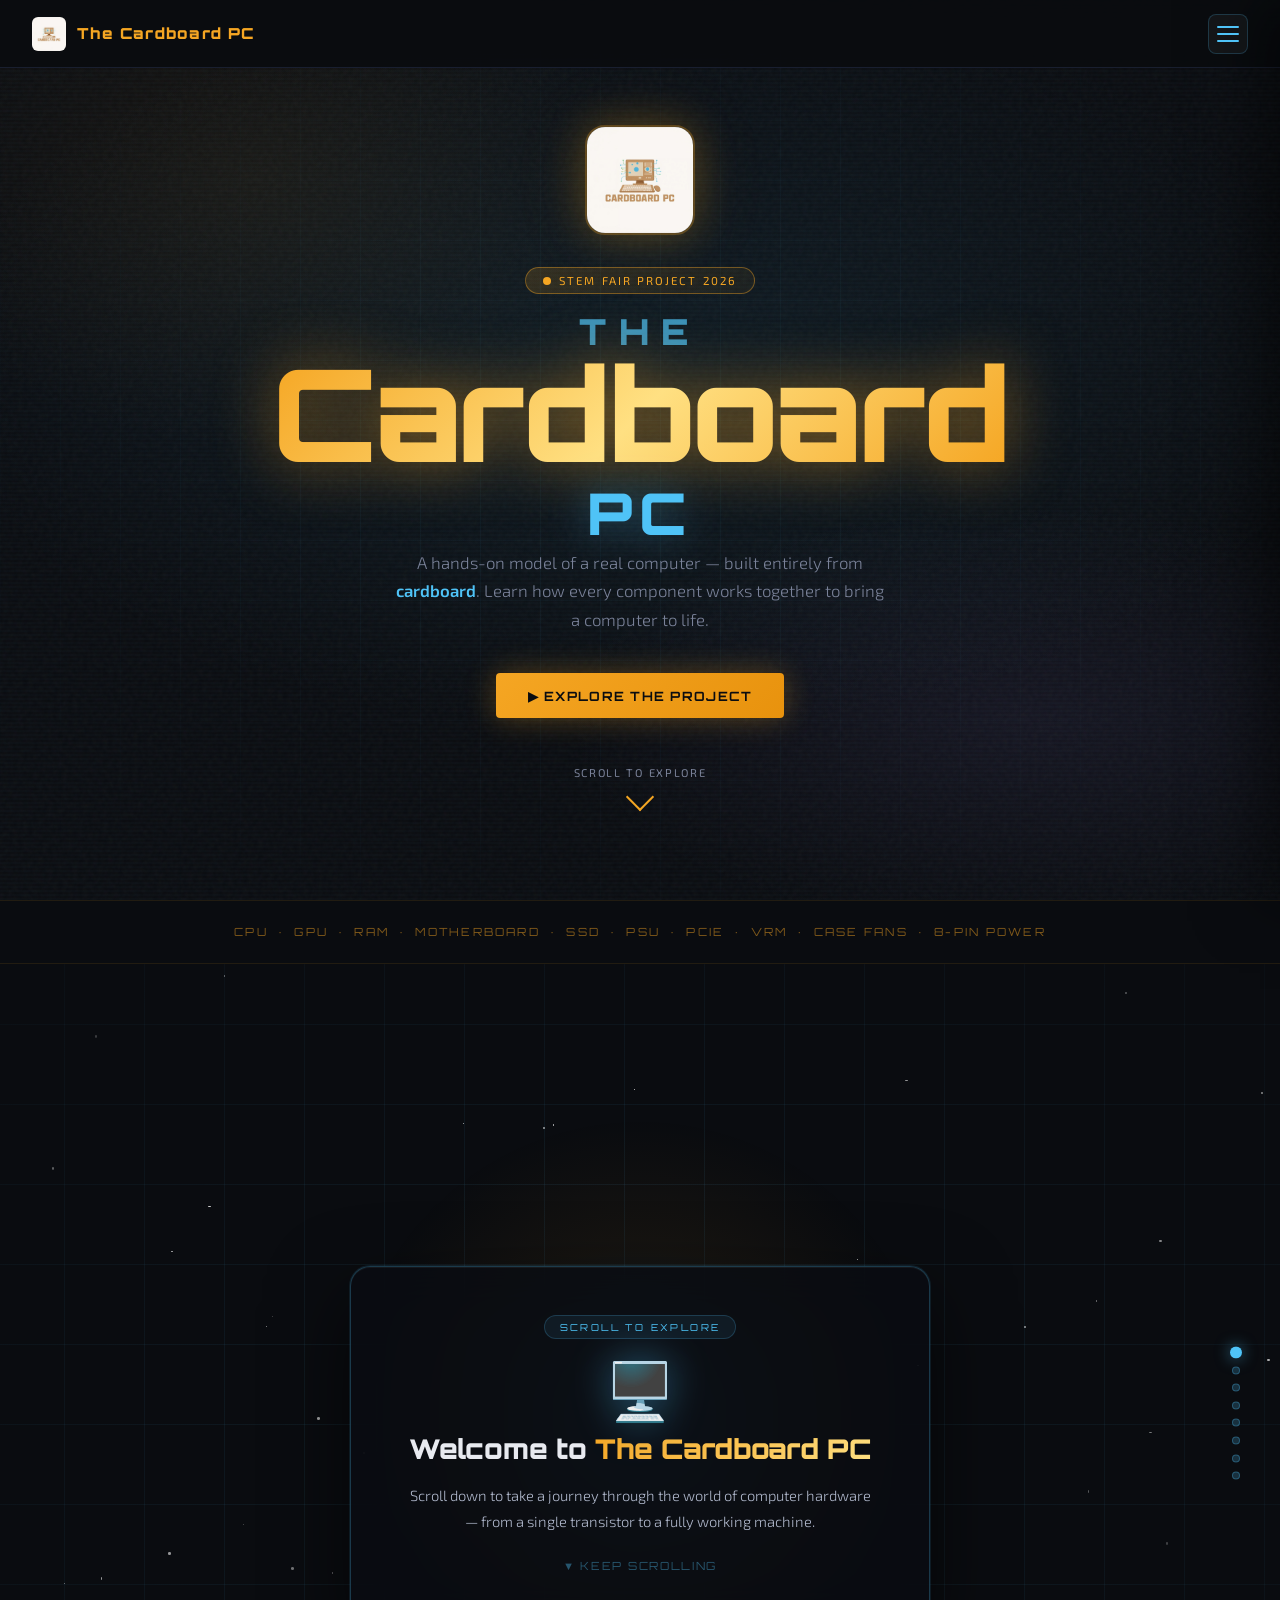
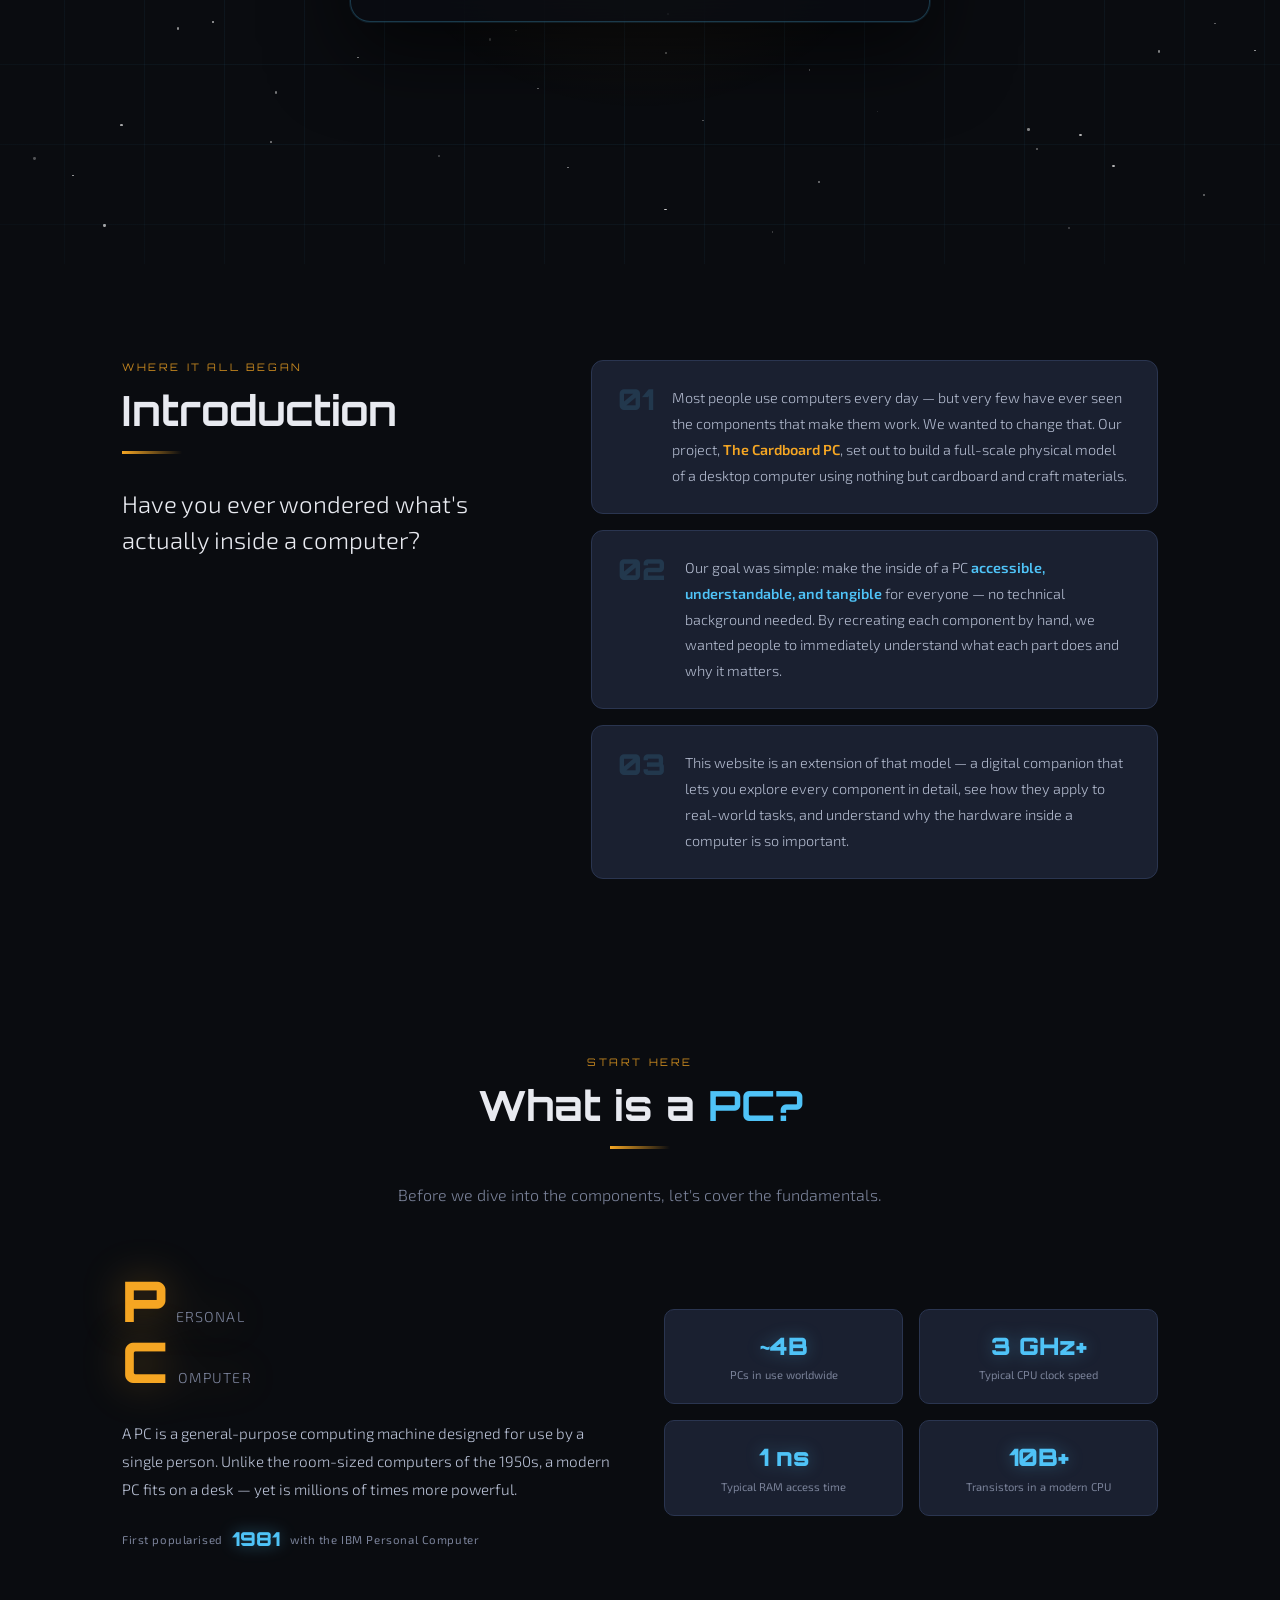
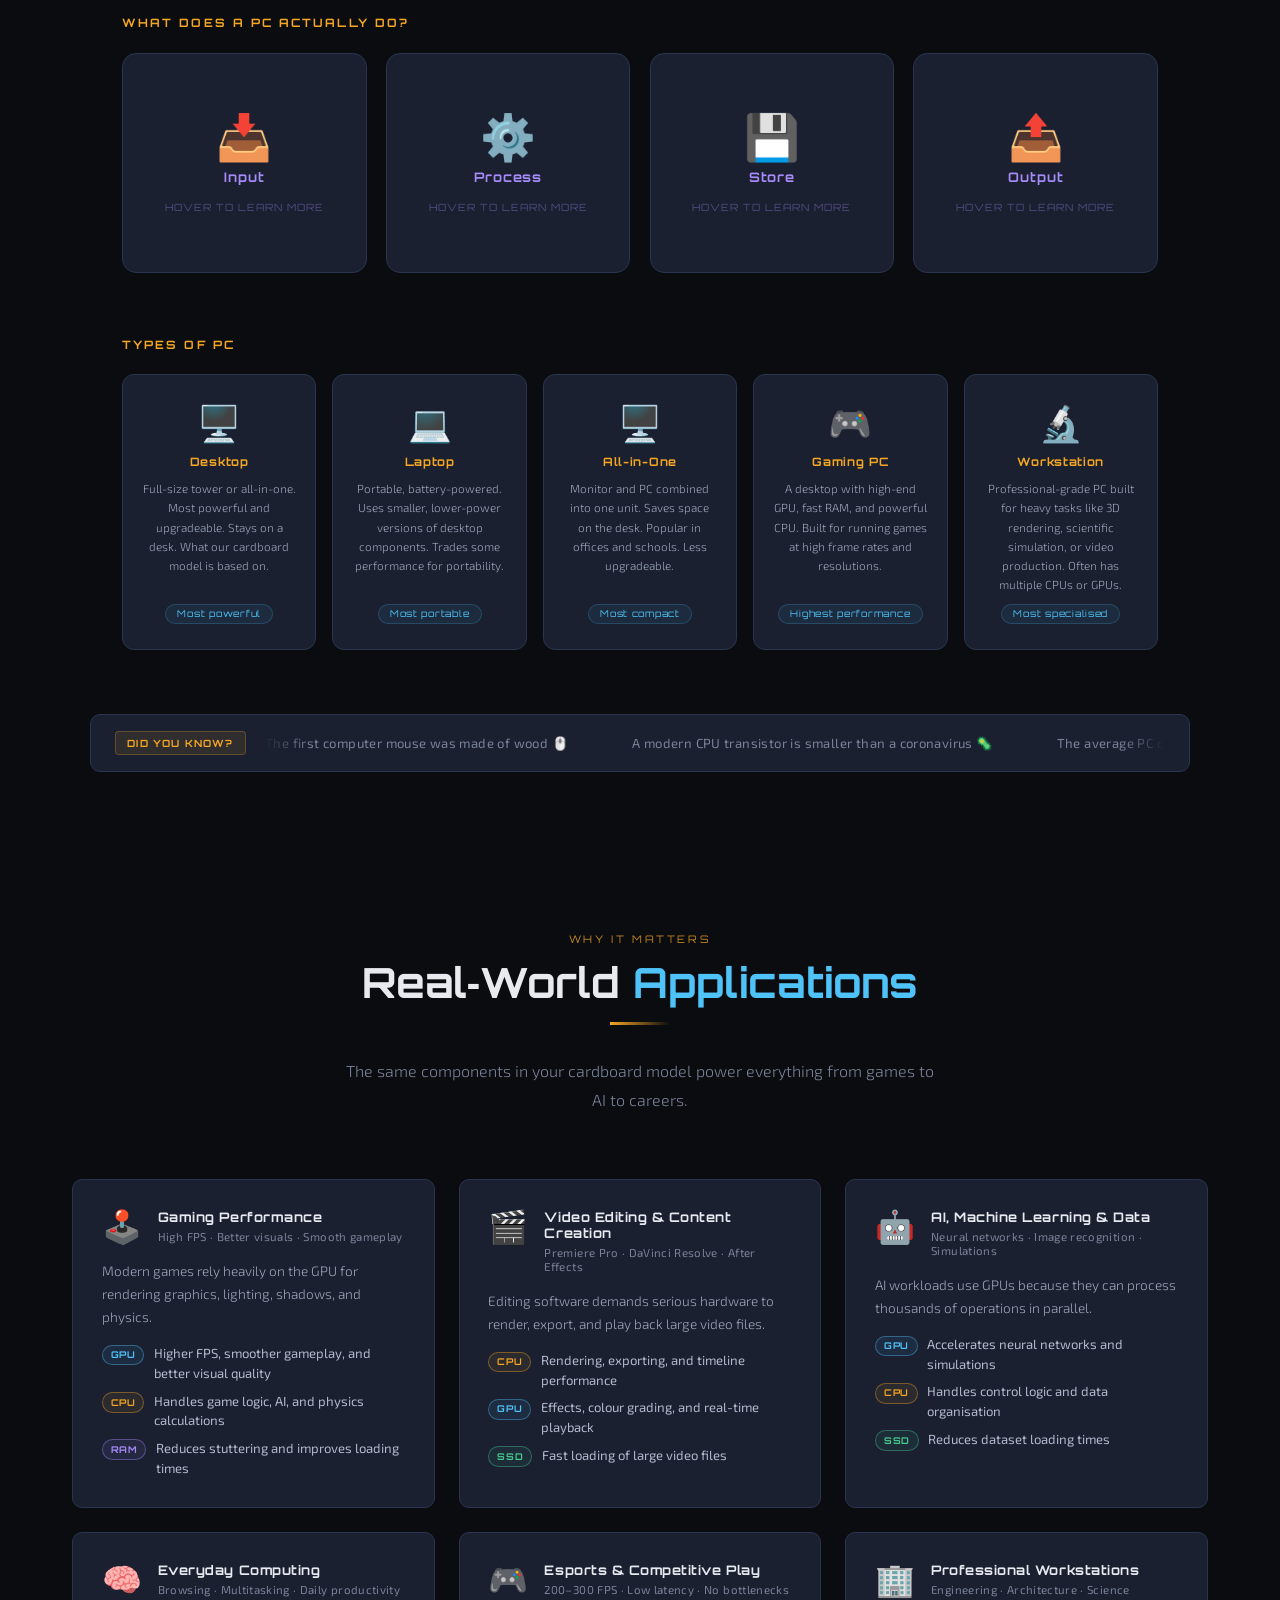
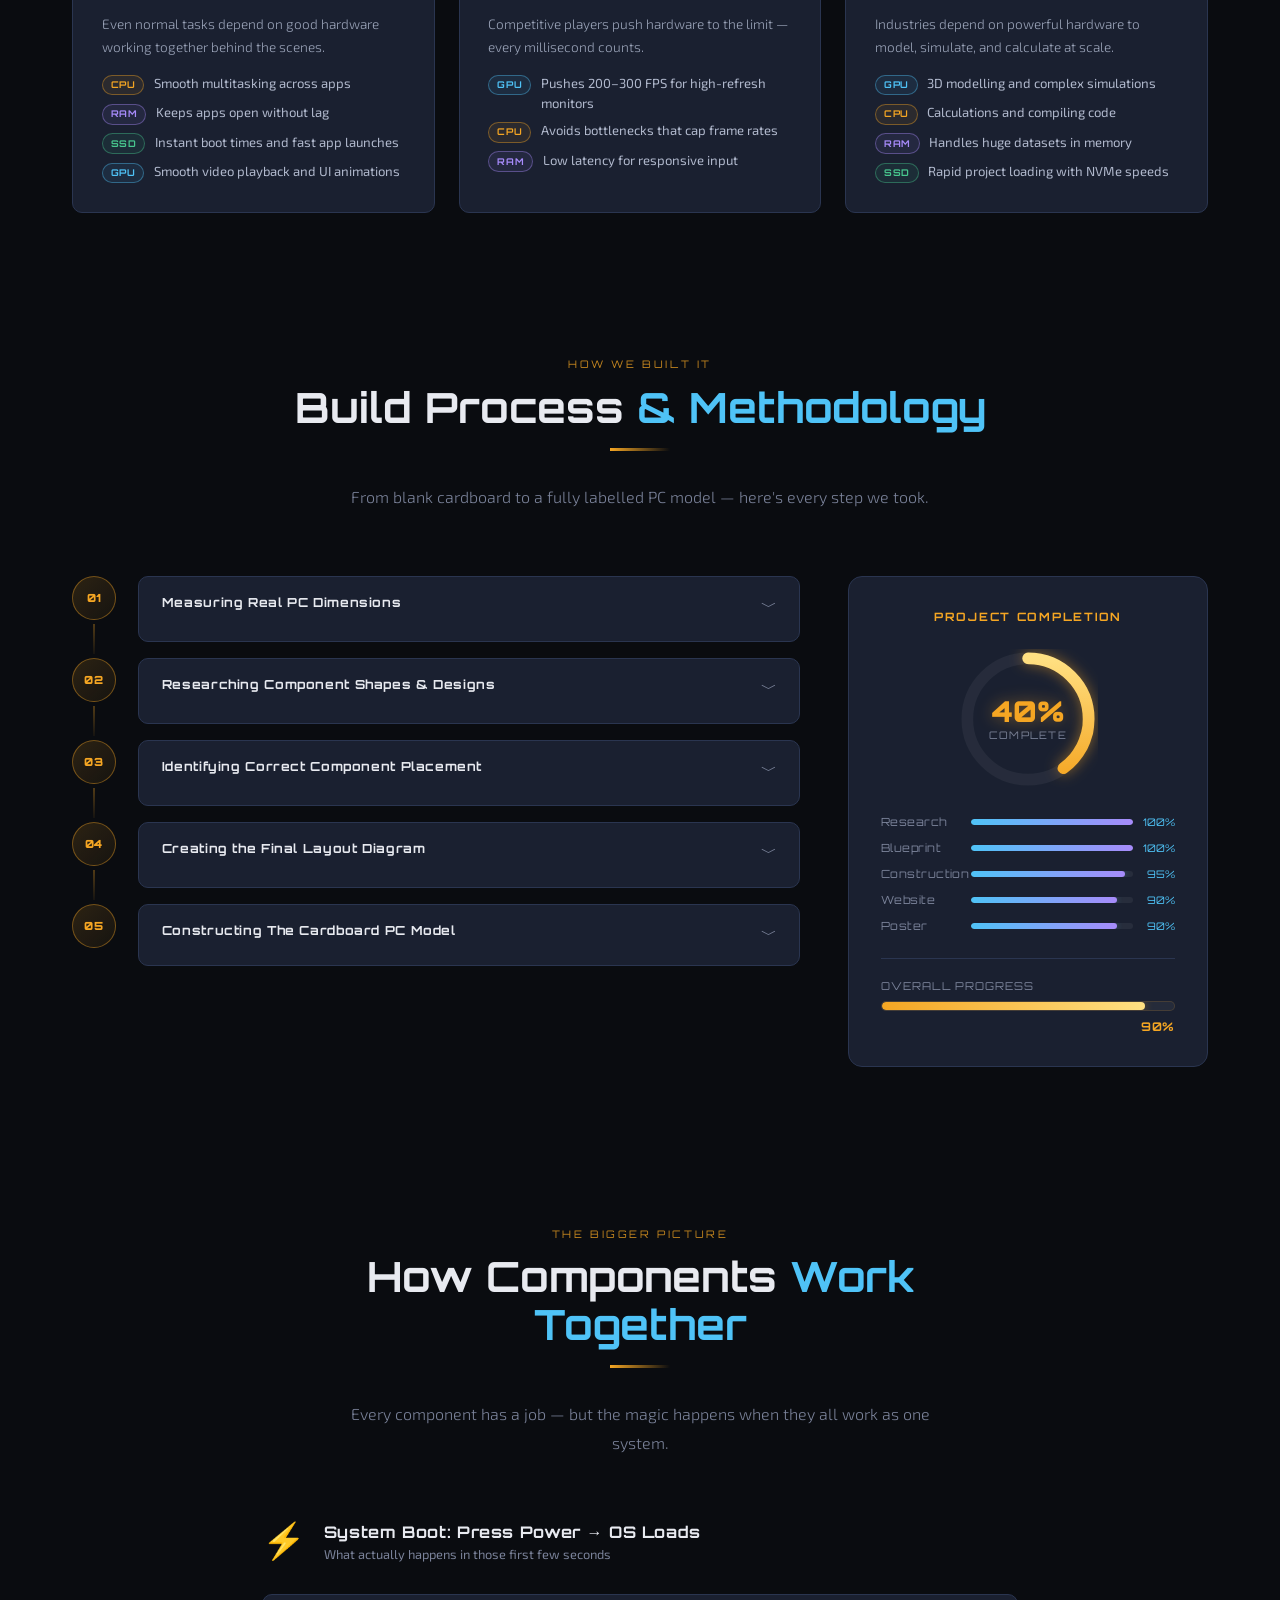
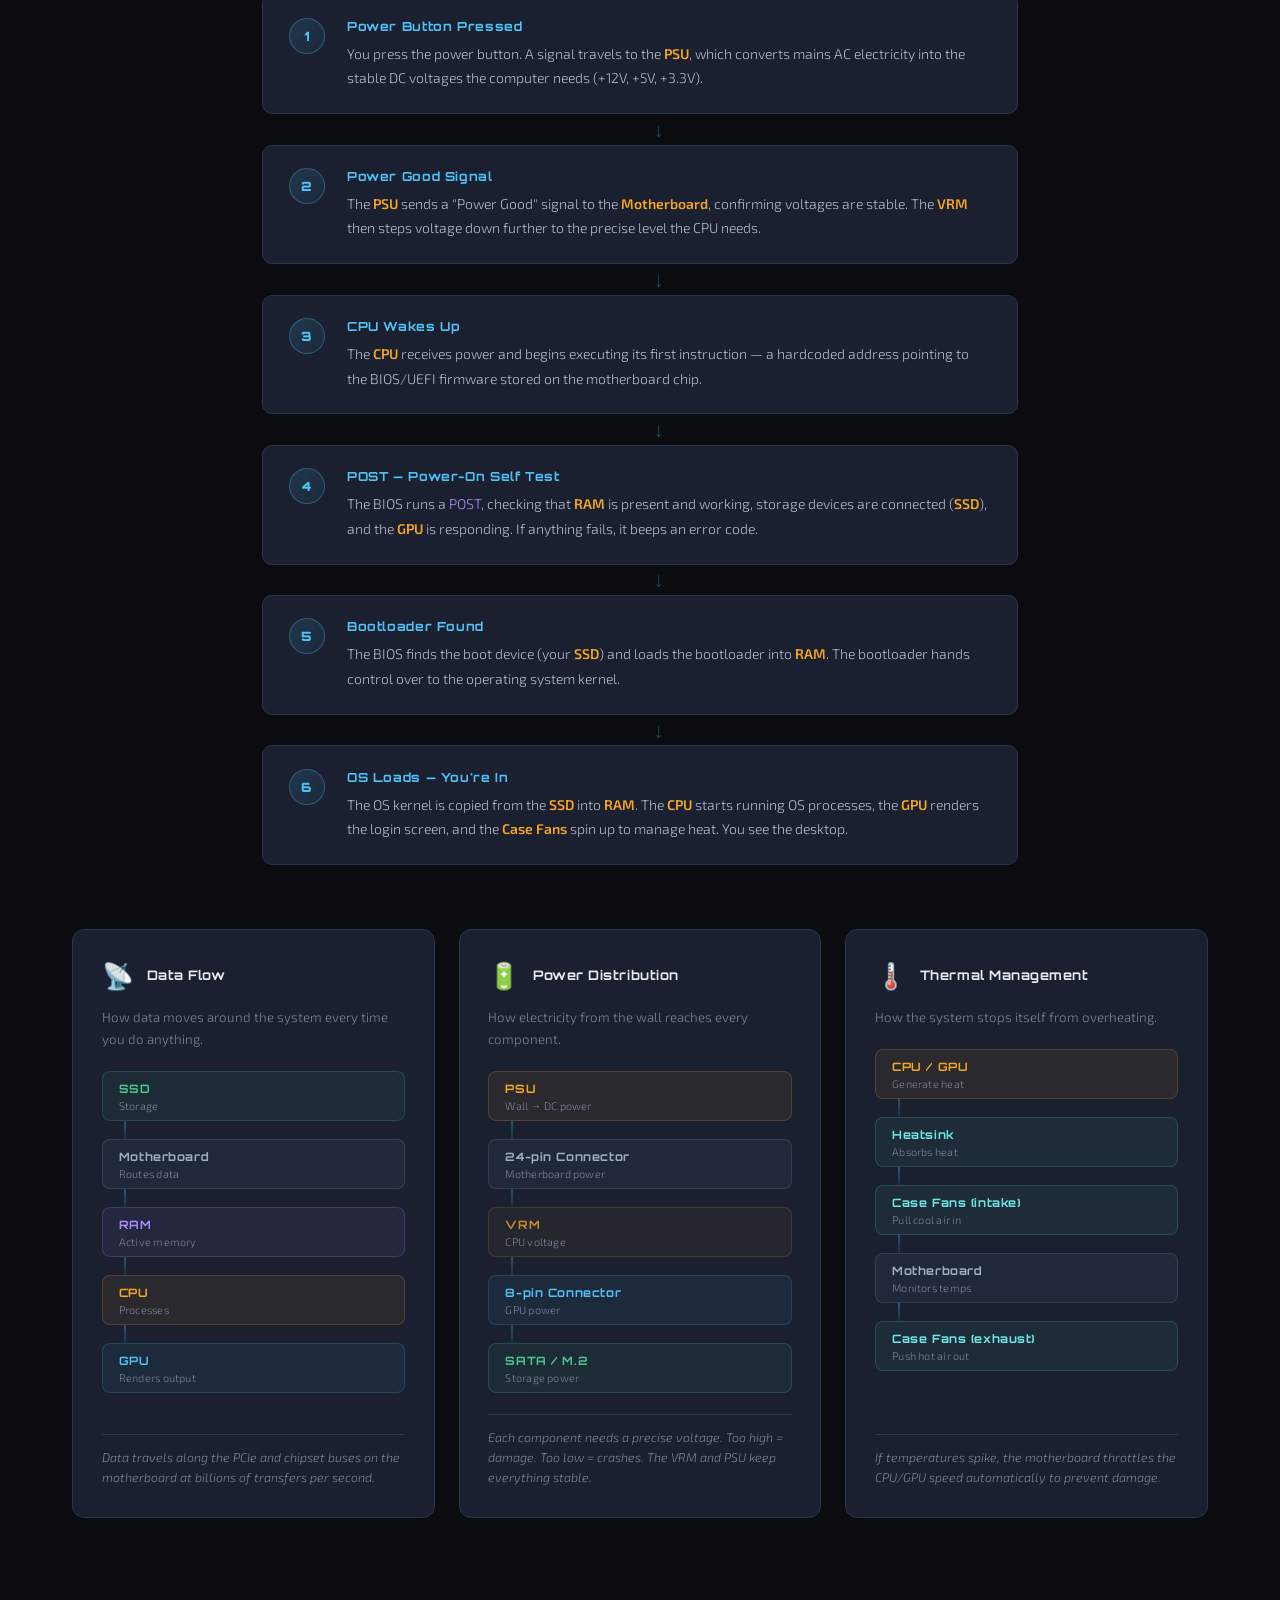
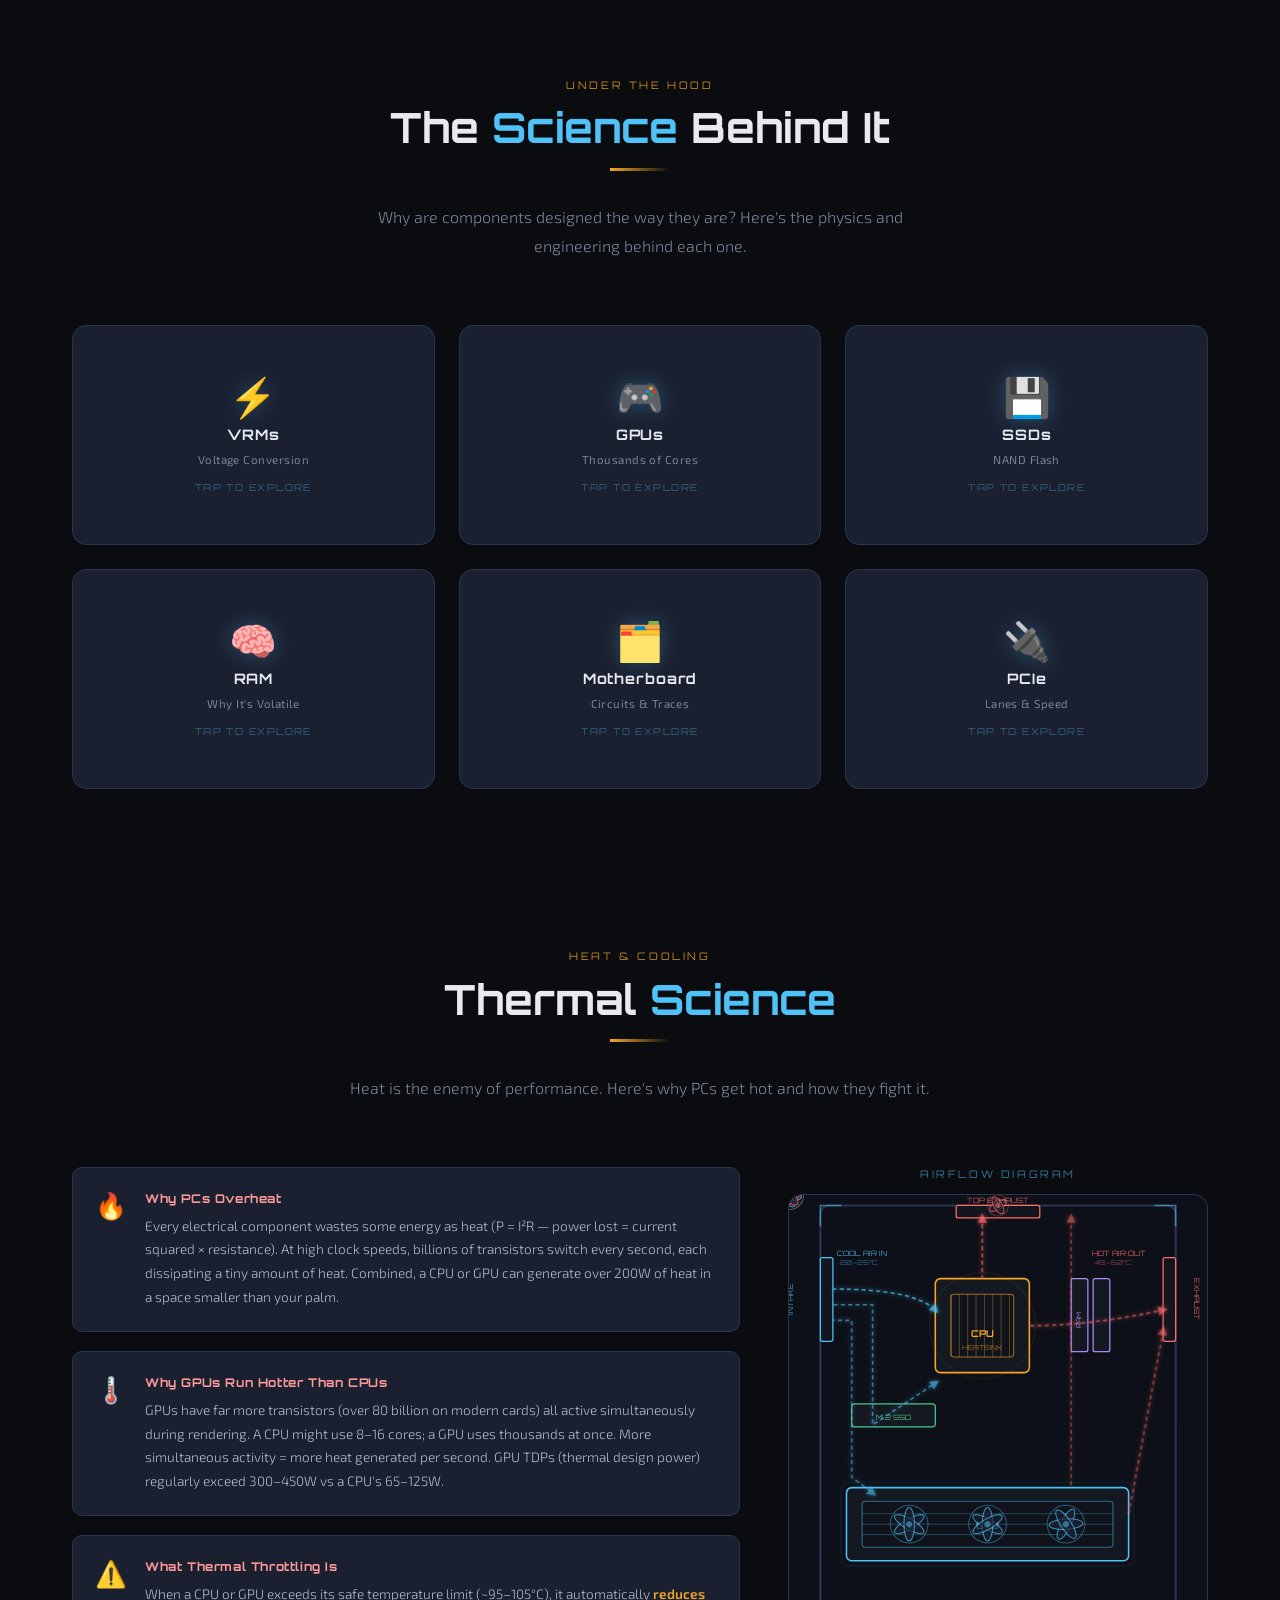
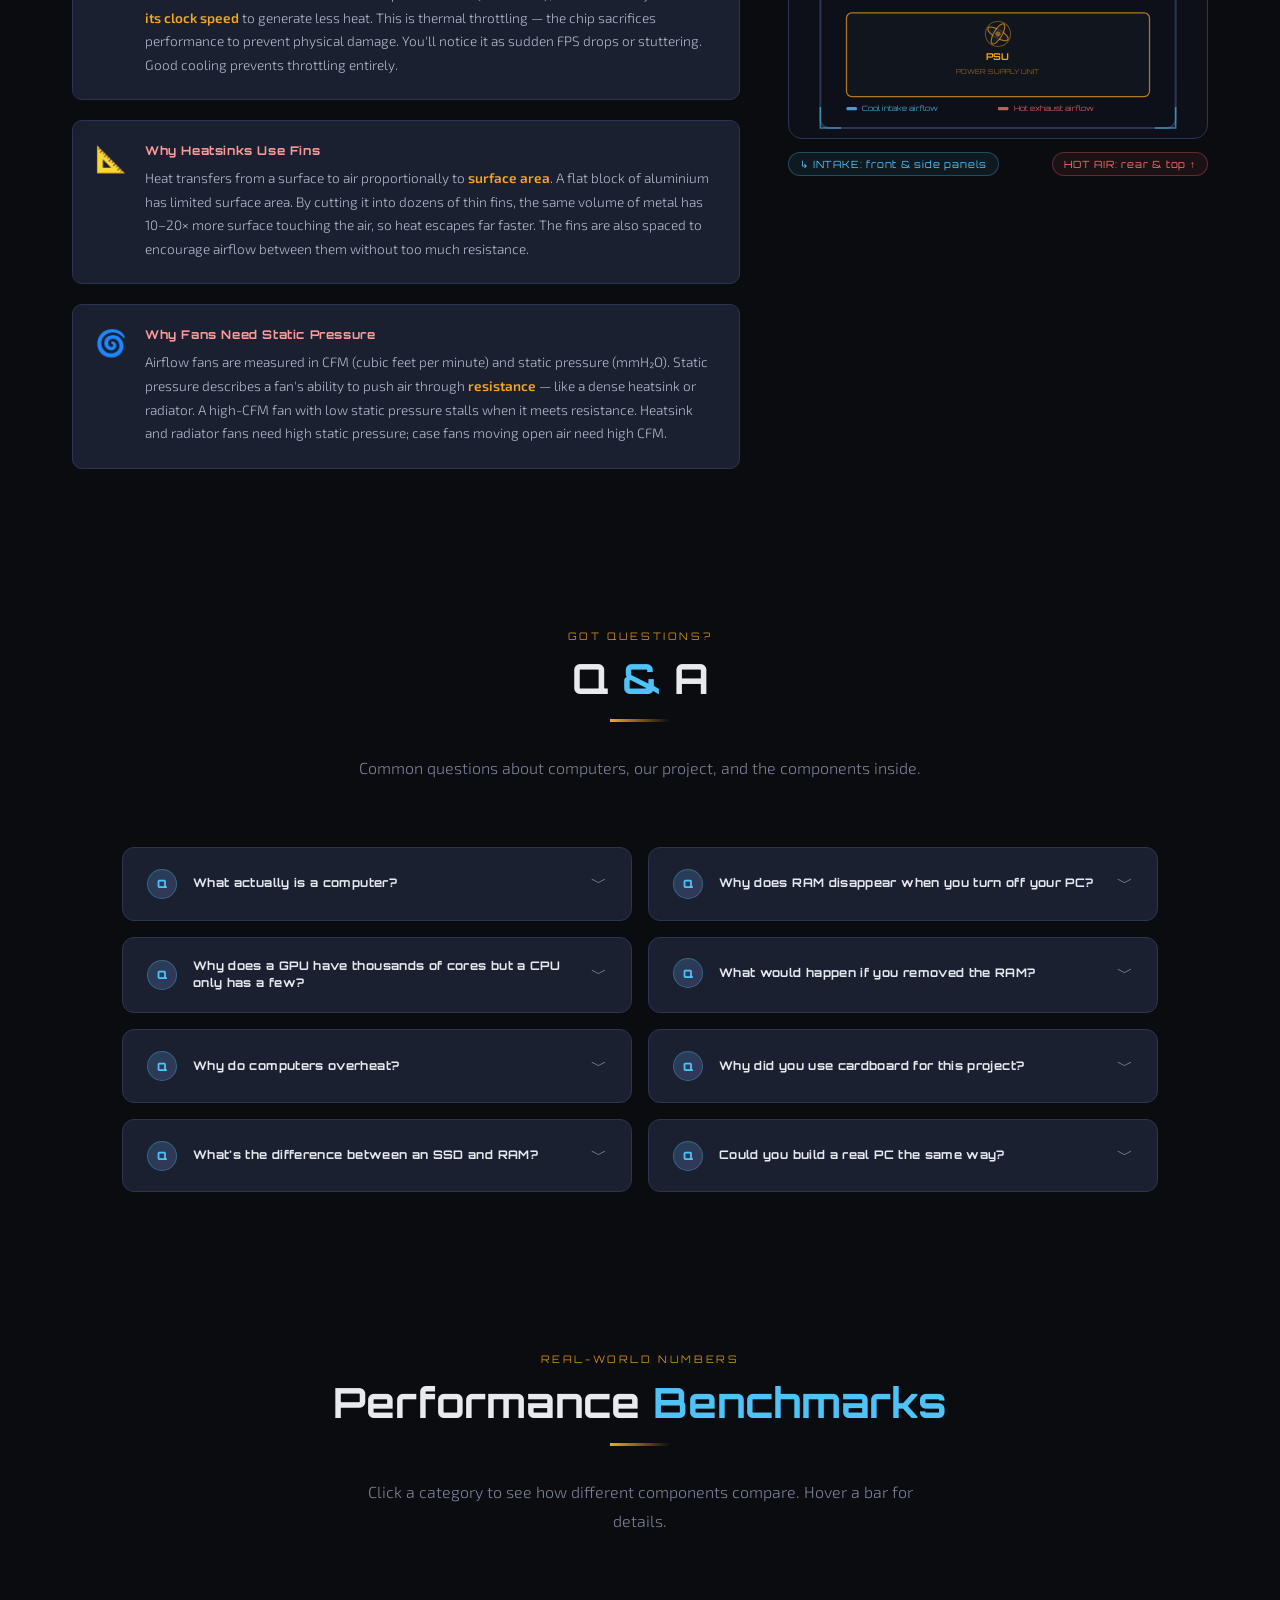
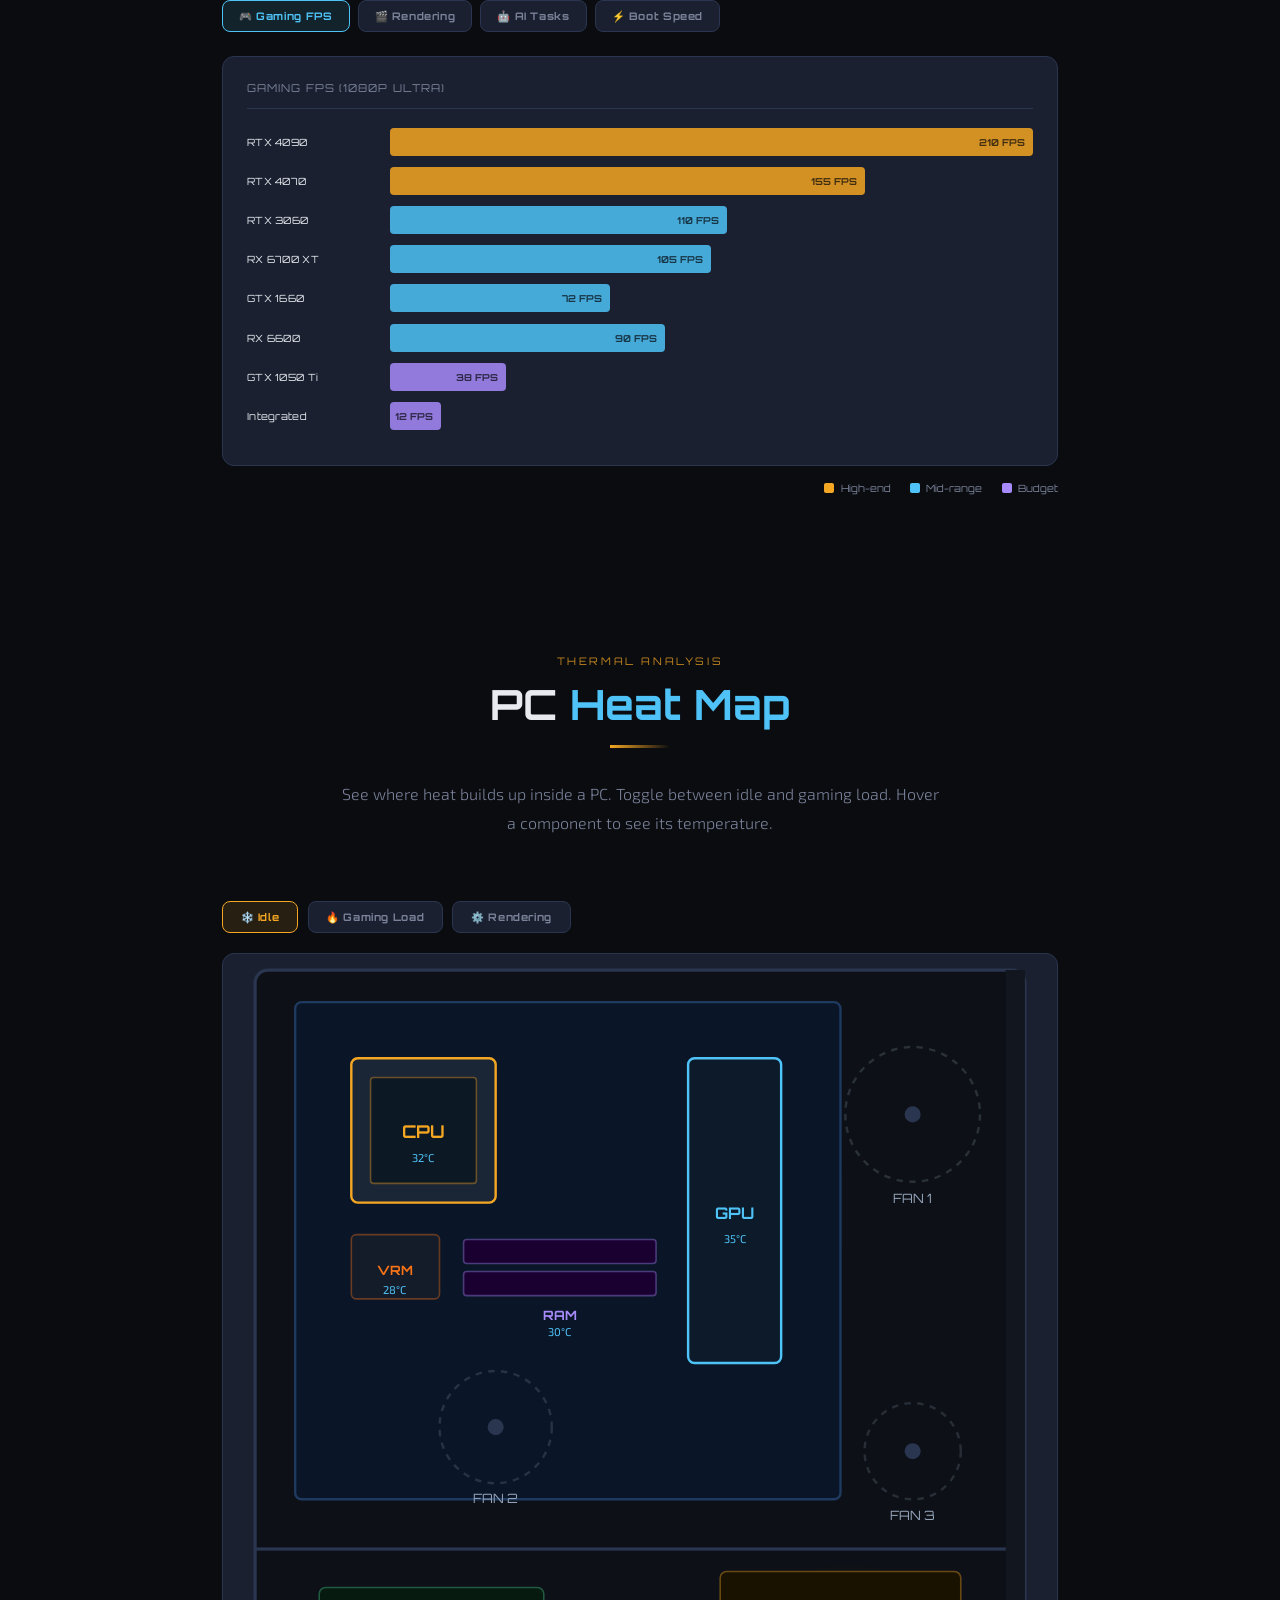
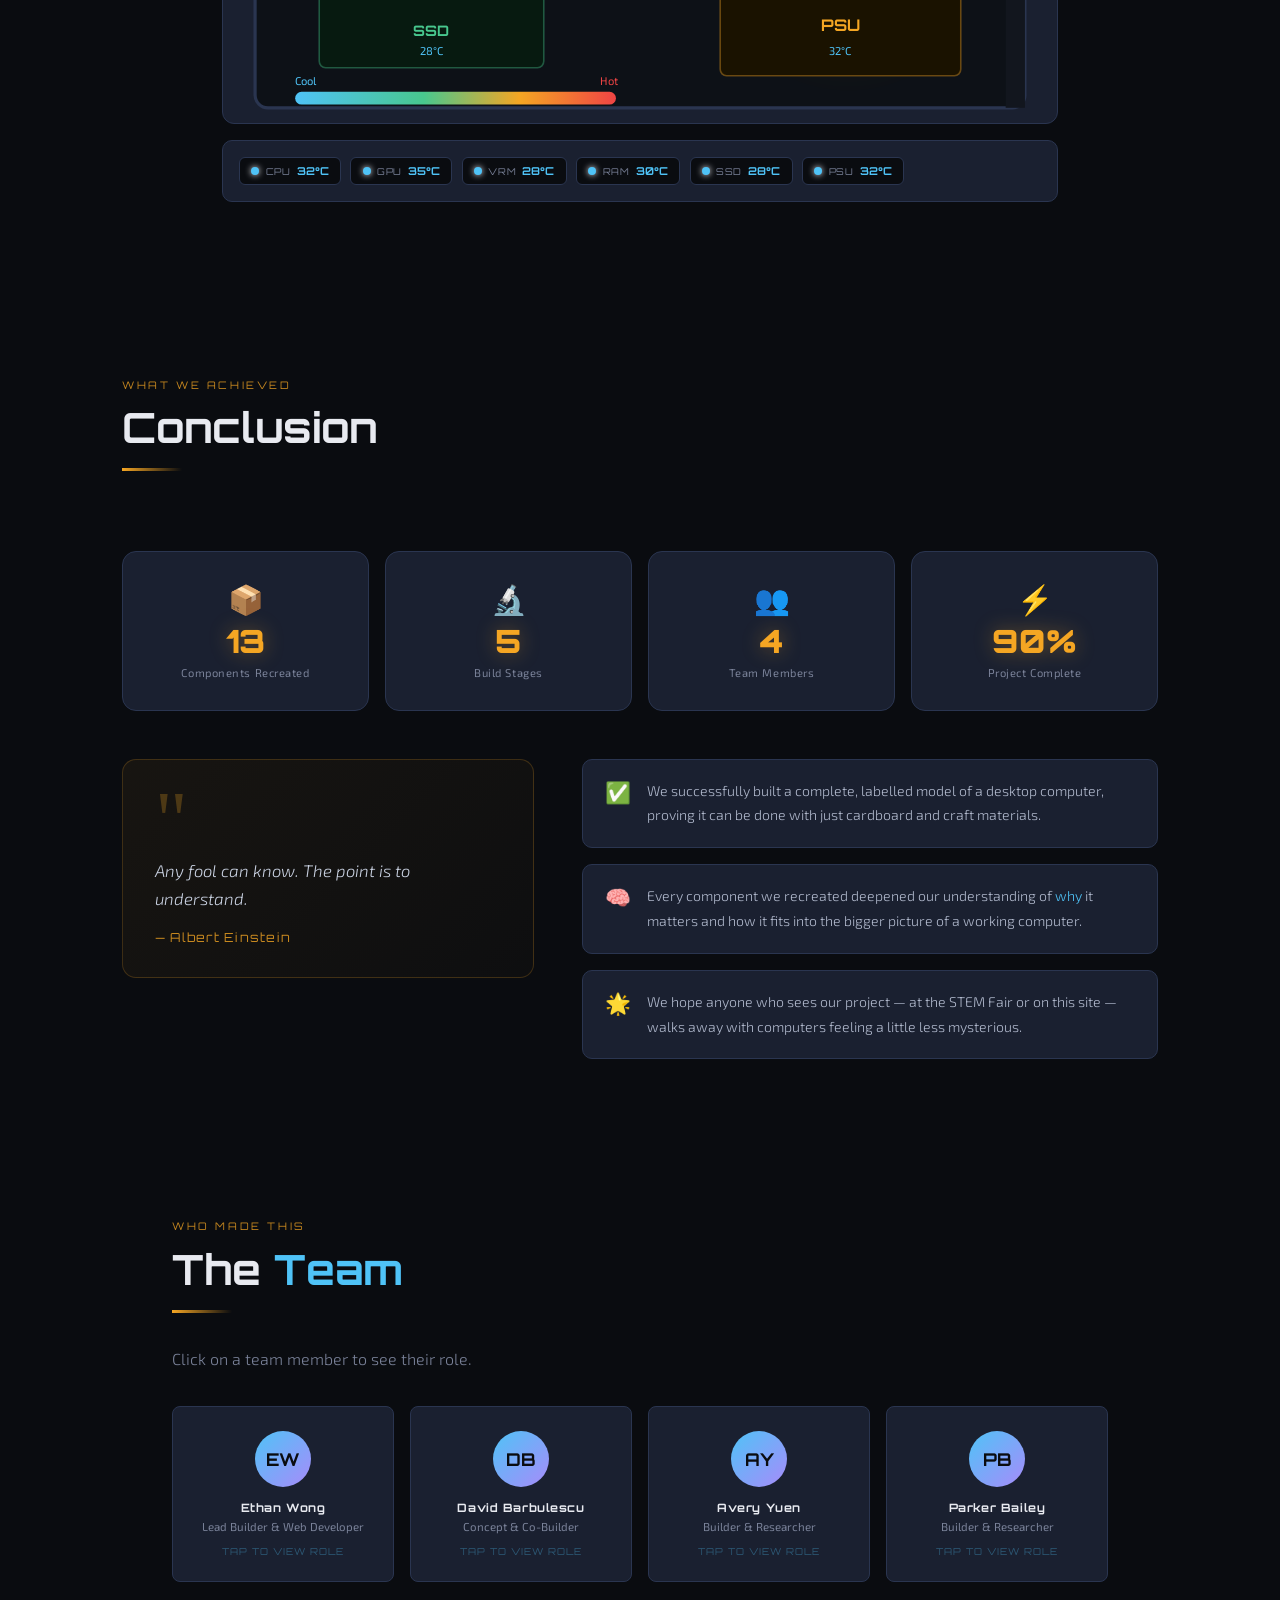
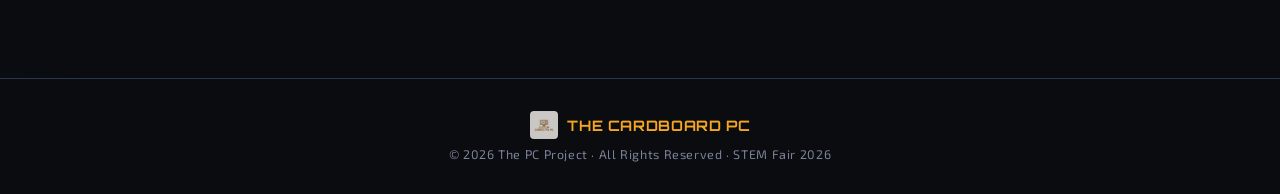
<file: index.html>
<!DOCTYPE html>
<html lang="en">
<head>
<meta charset="UTF-8">
<meta name="viewport" content="width=device-width, initial-scale=1.0">
<title>The Cardboard PC</title>
<link rel="icon" type="image/png" href="logo.png">
<link href="https://fonts.googleapis.com/css2?family=Orbitron:wght@400;700;900&family=Exo+2:wght@300;400;600&display=swap" rel="stylesheet">
<link rel="stylesheet" href="style.css">
</head>
<body>

<!-- NAV -->
<nav>
  <a class="nav-logo" href="#">
    <img src="logo.png" alt="The Cardboard PC Logo" onerror="this.style.display='none'">
    <span class="nav-logo-text">The Cardboard PC</span>
  </a>

  <button class="nav-hamburger" id="nav-hamburger" aria-label="Open menu" aria-expanded="false">
    <span></span><span></span><span></span>
  </button>

  <div class="nav-drawer" id="nav-drawer">
    <div class="nav-drawer-inner">
      <a href="#intro"        class="drawer-link" data-num="01">Introduction</a>
      <a href="#basics"       class="drawer-link" data-num="02">PC Basics</a>
      <a href="#build"        class="drawer-link" data-num="03">Build Process</a>
      <a href="#applications" class="drawer-link" data-num="04">Applications</a>
      <a href="#interactive"  class="drawer-link" data-num="05">Components</a>
      <a href="#workflow"     class="drawer-link" data-num="06">How It Works</a>
      <a href="#science"      class="drawer-link" data-num="07">The Science</a>
      <a href="#thermal"      class="drawer-link" data-num="08">Thermal</a>
      <a href="#benchmarks"   class="drawer-link" data-num="09">Benchmarks</a>
      <a href="#heatmap"      class="drawer-link" data-num="10">Heat Map</a>
      <a href="#conclusion"   class="drawer-link" data-num="11">Conclusion</a>
      <a href="#qna"          class="drawer-link" data-num="12">Q &amp; A</a>
      <a href="#team"         class="drawer-link" data-num="13">Team</a>
    </div>
  </div>
  <div class="nav-backdrop" id="nav-backdrop"></div>
</nav>

<!-- HERO -->
<div class="hero">
  <div class="hero-bg"></div>
  <div class="grid-lines"></div>
  <div class="scanline"></div>
  <div class="hero-particles" id="hero-particles"></div>

  <div class="hero-logo-wrap">
    <img src="logo.png" alt="The Cardboard PC Logo" onerror="this.style.display='none'">
  </div>

  <div class="hero-badge"><span class="pulse-dot"></span>STEM Fair Project 2026</div>

  <h1>
    <span class="line0">The</span>
    <span class="line1">Cardboard</span>
    <span class="line2">PC</span>
  </h1>

  <p class="hero-sub">
    A hands-on model of a real computer — built entirely from <span>cardboard</span>. Learn how every component works together to bring a computer to life.
  </p>

  <a href="#intro" class="cta-btn">▶ Explore the Project</a>

  <div class="scroll-hint">
    Scroll to explore
    <div class="scroll-arrow"></div>
  </div>
</div>

<!-- STRIPE -->
<div class="cardboard-stripe">
  CPU &nbsp;·&nbsp; GPU &nbsp;·&nbsp; RAM &nbsp;·&nbsp; Motherboard &nbsp;·&nbsp; SSD &nbsp;·&nbsp; PSU &nbsp;·&nbsp; PCIe &nbsp;·&nbsp; VRM &nbsp;·&nbsp; Case Fans &nbsp;·&nbsp; 8-pin Power
</div>

<!-- SCROLL JOURNEY -->
<div id="journey" class="journey-outer">
  <div class="journey-sticky">

    <!-- background world -->
    <div class="journey-world" id="journey-world">
      <div class="journey-stars" id="journey-stars"></div>
      <div class="journey-grid-floor"></div>
      <div class="journey-centre-glow"></div>
    </div>

    <!-- slide panels -->
    <div class="journey-panel" id="jp-0">
      <div class="journey-panel-inner">
        <div class="jp-tag">scroll to explore</div>
        <div class="jp-icon">🖥️</div>
        <h3 class="jp-title">Welcome to <span>The Cardboard PC</span></h3>
        <p class="jp-body">Scroll down to take a journey through the world of computer hardware — from a single transistor to a fully working machine.</p>
        <div class="jp-scroll-hint">▼ keep scrolling</div>
      </div>
    </div>

    <div class="journey-panel" id="jp-1">
      <div class="journey-panel-inner">
        <div class="jp-tag">chapter 01</div>
        <div class="jp-icon">⚡</div>
        <h3 class="jp-title">It starts with <span>Power</span></h3>
        <p class="jp-body">Every computer begins with electricity. The PSU converts 230V mains AC into the precise voltages each component needs — 12V, 5V, and 3.3V — delivered through a web of cables.</p>
        <div class="jp-chip-row">
          <span class="jp-chip orange">PSU</span>
          <span class="jp-chip orange">VRM</span>
          <span class="jp-chip orange">24-pin</span>
        </div>
      </div>
    </div>

    <div class="journey-panel" id="jp-2">
      <div class="journey-panel-inner">
        <div class="jp-tag">chapter 02</div>
        <div class="jp-icon">🗂️</div>
        <h3 class="jp-title">The <span>Motherboard</span> connects everything</h3>
        <p class="jp-body">The motherboard is the nervous system of the PC. Every component plugs into it — the CPU sits in its socket, RAM snaps into slots, and the GPU slides into the PCIe lane. It's the foundation everything is built on.</p>
        <div class="jp-chip-row">
          <span class="jp-chip blue">Motherboard</span>
          <span class="jp-chip blue">PCIe</span>
          <span class="jp-chip blue">Chipset</span>
        </div>
      </div>
    </div>

    <div class="journey-panel" id="jp-3">
      <div class="journey-panel-inner">
        <div class="jp-tag">chapter 03</div>
        <div class="jp-icon">🖥️</div>
        <h3 class="jp-title">The <span>CPU</span> thinks</h3>
        <p class="jp-body">The Central Processing Unit is the brain. It executes billions of instructions every second — running your apps, calculating physics, managing files. Modern CPUs pack over 10 billion transistors onto a chip the size of your thumbnail.</p>
        <div class="jp-chip-row">
          <span class="jp-chip orange">CPU</span>
          <span class="jp-chip orange">Cores</span>
          <span class="jp-chip orange">Cache</span>
        </div>
      </div>
    </div>

    <div class="journey-panel" id="jp-4">
      <div class="journey-panel-inner">
        <div class="jp-tag">chapter 04</div>
        <div class="jp-icon">🧠</div>
        <h3 class="jp-title"><span>RAM</span> remembers — briefly</h3>
        <p class="jp-body">RAM is the PC's short-term memory. It holds everything the CPU is actively working on. It's blazing fast — but the moment power cuts, everything stored in RAM vanishes instantly. That's why we have SSDs.</p>
        <div class="jp-chip-row">
          <span class="jp-chip purple">RAM</span>
          <span class="jp-chip purple">Volatile</span>
          <span class="jp-chip purple">DDR5</span>
        </div>
      </div>
    </div>

    <div class="journey-panel" id="jp-5">
      <div class="journey-panel-inner">
        <div class="jp-tag">chapter 05</div>
        <div class="jp-icon">🎮</div>
        <h3 class="jp-title">The <span>GPU</span> sees everything</h3>
        <p class="jp-body">The Graphics Processing Unit renders every pixel on your screen. While a CPU has a few powerful cores, a GPU has thousands of smaller ones — perfect for the parallel work of rendering light, shadow, and texture simultaneously.</p>
        <div class="jp-chip-row">
          <span class="jp-chip blue">GPU</span>
          <span class="jp-chip blue">VRAM</span>
          <span class="jp-chip blue">Shaders</span>
        </div>
      </div>
    </div>

    <div class="journey-panel" id="jp-6">
      <div class="journey-panel-inner">
        <div class="jp-tag">chapter 06</div>
        <div class="jp-icon">📀</div>
        <h3 class="jp-title"><span>Storage</span> holds it all</h3>
        <p class="jp-body">SSDs use NAND flash memory to store your OS, files, and games — permanently, even without power. Modern NVMe SSDs can read data at over 7,000 MB/s. That's fast enough to transfer a full HD movie in under a second.</p>
        <div class="jp-chip-row">
          <span class="jp-chip green">SSD</span>
          <span class="jp-chip green">NVMe</span>
          <span class="jp-chip green">NAND</span>
        </div>
      </div>
    </div>

    <div class="journey-panel" id="jp-7">
      <div class="journey-panel-inner">
        <div class="jp-tag">the project</div>
        <div class="jp-icon">📦</div>
        <h3 class="jp-title">We built it from <span>cardboard</span></h3>
        <p class="jp-body">Every component you just saw — we recreated by hand, from cardboard. Scroll on to explore the full website and discover how each part works, how they all connect, and what we learned building The Cardboard PC.</p>
        <div class="jp-chip-row">
          <span class="jp-chip orange">13 Components</span>
          <span class="jp-chip blue">4 Students</span>
          <span class="jp-chip green">1 Model</span>
        </div>
      </div>
    </div>

    <!-- progress dots -->
    <div class="journey-dots" id="journey-dots">
      <span class="jdot active" data-i="0"></span>
      <span class="jdot" data-i="1"></span>
      <span class="jdot" data-i="2"></span>
      <span class="jdot" data-i="3"></span>
      <span class="jdot" data-i="4"></span>
      <span class="jdot" data-i="5"></span>
      <span class="jdot" data-i="6"></span>
      <span class="jdot" data-i="7"></span>
    </div>

  </div>
</div>

<!-- INTRODUCTION -->
<section id="intro">
  <div class="intro-wrap">

    <div class="intro-left reveal-left">
      <div class="section-label">Where it all began</div>
      <h2 class="section-title">Introduction</h2>
      <div class="sep" style="margin-left:0"></div>
      <div class="intro-question reveal-left">
        Have you ever wondered what's <span class="hl">actually inside</span> a computer?
      </div>
    </div>

    <div class="intro-right">
      <div class="intro-card reveal-right" style="transition-delay:0s">
        <div class="intro-card-num">01</div>
        <p>Most people use computers every day — but very few have ever seen the components that make them work. We wanted to change that. Our project, <strong class="intro-highlight">The Cardboard PC</strong>, set out to build a full-scale physical model of a desktop computer using nothing but cardboard and craft materials.</p>
      </div>
      <div class="intro-card reveal-right" style="transition-delay:0.15s">
        <div class="intro-card-num">02</div>
        <p>Our goal was simple: make the inside of a PC <strong class="intro-highlight2">accessible, understandable, and tangible</strong> for everyone — no technical background needed. By recreating each component by hand, we wanted people to immediately understand what each part does and why it matters.</p>
      </div>
      <div class="intro-card reveal-right" style="transition-delay:0.3s">
        <div class="intro-card-num">03</div>
        <p>This website is an extension of that model — a digital companion that lets you explore every component in detail, see how they apply to real-world tasks, and understand why the hardware inside a computer is so important.</p>
      </div>
    </div>

  </div>
</section>

<!-- BASICS -->
<div id="basics">
  <div class="components-header reveal">
    <div class="section-label">Start here</div>
    <h2 class="section-title">What is a <span class="hl">PC?</span></h2>
    <div class="sep"></div>
    <p class="section-desc">Before we dive into the components, let's cover the fundamentals.</p>
  </div>

  <!-- BIG DEFINITION CARD -->
  <div class="basics-hero-card reveal-left">
    <div class="basics-hero-left">
      <div class="basics-acronym">
        <span class="ba-letter" style="--d:0s">P<em>ersonal</em></span>
        <span class="ba-letter" style="--d:0.1s">C<em>omputer</em></span>
      </div>
      <p class="basics-hero-desc">A PC is a general-purpose computing machine designed for use by a single person. Unlike the room-sized computers of the 1950s, a modern PC fits on a desk — yet is millions of times more powerful.</p>
      <div class="basics-born">
        <span class="basics-born-label">First popularised</span>
        <span class="basics-born-year">1981</span>
        <span class="basics-born-label">with the IBM Personal Computer</span>
      </div>
    </div>
    <div class="basics-hero-right">
      <div class="basics-stat-grid">
        <div class="basics-stat">
          <div class="basics-stat-val">~4B</div>
          <div class="basics-stat-label">PCs in use worldwide</div>
        </div>
        <div class="basics-stat">
          <div class="basics-stat-val">3 GHz+</div>
          <div class="basics-stat-label">Typical CPU clock speed</div>
        </div>
        <div class="basics-stat">
          <div class="basics-stat-val">1 ns</div>
          <div class="basics-stat-label">Typical RAM access time</div>
        </div>
        <div class="basics-stat">
          <div class="basics-stat-val">10B+</div>
          <div class="basics-stat-label">Transistors in a modern CPU</div>
        </div>
      </div>
    </div>
  </div>

  <!-- WHAT DOES IT DO -->
  <div class="basics-section-label reveal">What does a PC actually do?</div>
  <div class="basics-do-grid">
    <div class="flip-card reveal">
      <div class="flip-card-inner">
        <div class="flip-front">
          <div class="flip-front-icon">📥</div>
          <div class="flip-front-title">Input</div>
          <div class="flip-front-hint">hover to learn more</div>
        </div>
        <div class="flip-back">
          <div class="flip-back-icon">📥</div>
          <div class="flip-back-title">Input</div>
          <p>Receives information from the outside world — keyboard presses, mouse clicks, camera images, microphone audio, network packets.</p>
        </div>
      </div>
    </div>
    <div class="flip-card reveal">
      <div class="flip-card-inner">
        <div class="flip-front">
          <div class="flip-front-icon">⚙️</div>
          <div class="flip-front-title">Process</div>
          <div class="flip-front-hint">hover to learn more</div>
        </div>
        <div class="flip-back">
          <div class="flip-back-icon">⚙️</div>
          <div class="flip-back-title">Process</div>
          <p>The CPU executes billions of instructions per second — running apps, calculating game physics, rendering web pages, and handling every task.</p>
        </div>
      </div>
    </div>
    <div class="flip-card reveal">
      <div class="flip-card-inner">
        <div class="flip-front">
          <div class="flip-front-icon">💾</div>
          <div class="flip-front-title">Store</div>
          <div class="flip-front-hint">hover to learn more</div>
        </div>
        <div class="flip-back">
          <div class="flip-back-icon">💾</div>
          <div class="flip-back-title">Store</div>
          <p>Data is held in RAM while in use and written to an SSD for long-term storage. Everything from your photos to the OS lives here.</p>
        </div>
      </div>
    </div>
    <div class="flip-card reveal">
      <div class="flip-card-inner">
        <div class="flip-front">
          <div class="flip-front-icon">📤</div>
          <div class="flip-front-title">Output</div>
          <div class="flip-front-hint">hover to learn more</div>
        </div>
        <div class="flip-back">
          <div class="flip-back-icon">📤</div>
          <div class="flip-back-title">Output</div>
          <p>Results are sent back out — pixels to your monitor, sound to speakers, files over a network, documents to a printer.</p>
        </div>
      </div>
    </div>
  </div>

  <!-- TYPES OF PC -->
  <div class="basics-section-label reveal">Types of PC</div>
  <div class="basics-types-row">
    <div class="basics-type-card reveal">
      <div class="basics-type-icon">🖥️</div>
      <div class="basics-type-name">Desktop</div>
      <div class="basics-type-desc">Full-size tower or all-in-one. Most powerful and upgradeable. Stays on a desk. What our cardboard model is based on.</div>
      <div class="basics-type-tag">Most powerful</div>
    </div>
    <div class="basics-type-card reveal">
      <div class="basics-type-icon">💻</div>
      <div class="basics-type-name">Laptop</div>
      <div class="basics-type-desc">Portable, battery-powered. Uses smaller, lower-power versions of desktop components. Trades some performance for portability.</div>
      <div class="basics-type-tag">Most portable</div>
    </div>
    <div class="basics-type-card reveal">
      <div class="basics-type-icon">🖥️</div>
      <div class="basics-type-name">All-in-One</div>
      <div class="basics-type-desc">Monitor and PC combined into one unit. Saves space on the desk. Popular in offices and schools. Less upgradeable.</div>
      <div class="basics-type-tag">Most compact</div>
    </div>
    <div class="basics-type-card reveal">
      <div class="basics-type-icon">🎮</div>
      <div class="basics-type-name">Gaming PC</div>
      <div class="basics-type-desc">A desktop with high-end GPU, fast RAM, and powerful CPU. Built for running games at high frame rates and resolutions.</div>
      <div class="basics-type-tag">Highest performance</div>
    </div>
    <div class="basics-type-card reveal">
      <div class="basics-type-icon">🔬</div>
      <div class="basics-type-name">Workstation</div>
      <div class="basics-type-desc">Professional-grade PC built for heavy tasks like 3D rendering, scientific simulation, or video production. Often has multiple CPUs or GPUs.</div>
      <div class="basics-type-tag">Most specialised</div>
    </div>
  </div>

  <!-- FUN FACTS TICKER -->
  <div class="basics-ticker-wrap reveal-zoom">
    <div class="basics-ticker-label">Did you know?</div>
    <div class="basics-ticker">
      <div class="basics-ticker-inner" id="ticker-inner">
        <span>The first computer mouse was made of wood 🖱️</span>
        <span>A modern CPU transistor is smaller than a coronavirus 🦠</span>
        <span>The average PC contains over 1 billion transistors 🔬</span>
        <span>Early computers used vacuum tubes instead of transistors 💡</span>
        <span>The first 1GB hard drive weighed 550 lbs and cost $40,000 💰</span>
        <span>A GPU can perform over 100 trillion operations per second ⚡</span>
        <span>DDR5 RAM can transfer over 50 gigabytes of data per second 🚀</span>
      </div>
    </div>
  </div>

</div>

<!-- REAL WORLD APPLICATIONS -->
<div id="applications">
  <div class="components-header reveal">
    <div class="section-label">Why it matters</div>
    <h2 class="section-title">Real&#8209;World <span class="hl">Applications</span></h2>
    <div class="sep"></div>
    <p class="section-desc">The same components in your cardboard model power everything from games to AI to careers.</p>
  </div>

  <div class="apps-grid">

    <div class="app-card reveal-left">
      <div class="app-header">
        <span class="app-emoji">🕹️</span>
        <div>
          <div class="app-title">Gaming Performance</div>
          <div class="app-sub">High FPS · Better visuals · Smooth gameplay</div>
        </div>
      </div>
      <p class="app-desc">Modern games rely heavily on the GPU for rendering graphics, lighting, shadows, and physics.</p>
      <ul class="app-list">
        <li><span class="chip gpu">GPU</span> Higher FPS, smoother gameplay, and better visual quality</li>
        <li><span class="chip cpu">CPU</span> Handles game logic, AI, and physics calculations</li>
        <li><span class="chip ram">RAM</span> Reduces stuttering and improves loading times</li>
      </ul>
    </div>

    <div class="app-card reveal-right">
      <div class="app-header">
        <span class="app-emoji">🎬</span>
        <div>
          <div class="app-title">Video Editing &amp; Content Creation</div>
          <div class="app-sub">Premiere Pro · DaVinci Resolve · After Effects</div>
        </div>
      </div>
      <p class="app-desc">Editing software demands serious hardware to render, export, and play back large video files.</p>
      <ul class="app-list">
        <li><span class="chip cpu">CPU</span> Rendering, exporting, and timeline performance</li>
        <li><span class="chip gpu">GPU</span> Effects, colour grading, and real-time playback</li>
        <li><span class="chip ssd">SSD</span> Fast loading of large video files</li>
      </ul>
    </div>

    <div class="app-card reveal-left">
      <div class="app-header">
        <span class="app-emoji">🤖</span>
        <div>
          <div class="app-title">AI, Machine Learning &amp; Data</div>
          <div class="app-sub">Neural networks · Image recognition · Simulations</div>
        </div>
      </div>
      <p class="app-desc">AI workloads use GPUs because they can process thousands of operations in parallel.</p>
      <ul class="app-list">
        <li><span class="chip gpu">GPU</span> Accelerates neural networks and simulations</li>
        <li><span class="chip cpu">CPU</span> Handles control logic and data organisation</li>
        <li><span class="chip ssd">SSD</span> Reduces dataset loading times</li>
      </ul>
    </div>

    <div class="app-card reveal-right">
      <div class="app-header">
        <span class="app-emoji">🧠</span>
        <div>
          <div class="app-title">Everyday Computing</div>
          <div class="app-sub">Browsing · Multitasking · Daily productivity</div>
        </div>
      </div>
      <p class="app-desc">Even normal tasks depend on good hardware working together behind the scenes.</p>
      <ul class="app-list">
        <li><span class="chip cpu">CPU</span> Smooth multitasking across apps</li>
        <li><span class="chip ram">RAM</span> Keeps apps open without lag</li>
        <li><span class="chip ssd">SSD</span> Instant boot times and fast app launches</li>
        <li><span class="chip gpu">GPU</span> Smooth video playback and UI animations</li>
      </ul>
    </div>

    <div class="app-card reveal-left">
      <div class="app-header">
        <span class="app-emoji">🎮</span>
        <div>
          <div class="app-title">Esports &amp; Competitive Play</div>
          <div class="app-sub">200–300 FPS · Low latency · No bottlenecks</div>
        </div>
      </div>
      <p class="app-desc">Competitive players push hardware to the limit — every millisecond counts.</p>
      <ul class="app-list">
        <li><span class="chip gpu">GPU</span> Pushes 200–300 FPS for high-refresh monitors</li>
        <li><span class="chip cpu">CPU</span> Avoids bottlenecks that cap frame rates</li>
        <li><span class="chip ram">RAM</span> Low latency for responsive input</li>
      </ul>
    </div>

    <div class="app-card reveal-right">
      <div class="app-header">
        <span class="app-emoji">🏢</span>
        <div>
          <div class="app-title">Professional Workstations</div>
          <div class="app-sub">Engineering · Architecture · Science</div>
        </div>
      </div>
      <p class="app-desc">Industries depend on powerful hardware to model, simulate, and calculate at scale.</p>
      <ul class="app-list">
        <li><span class="chip gpu">GPU</span> 3D modelling and complex simulations</li>
        <li><span class="chip cpu">CPU</span> Calculations and compiling code</li>
        <li><span class="chip ram">RAM</span> Handles huge datasets in memory</li>
        <li><span class="chip ssd">SSD</span> Rapid project loading with NVMe speeds</li>
      </ul>
    </div>

  </div>
</div>

<!-- BUILD PROCESS -->
<div id="build">
  <div class="components-header reveal">
    <div class="section-label">How we built it</div>
    <h2 class="section-title">Build Process <span class="hl">&amp; Methodology</span></h2>
    <div class="sep"></div>
    <p class="section-desc">From blank cardboard to a fully labelled PC model — here's every step we took.</p>
  </div>

  <div class="build-wrap">

    <!-- STEPS -->
    <div class="build-steps">

      <div class="build-step reveal">
        <div class="build-step-left">
          <div class="build-step-num">01</div>
          <div class="build-step-line"></div>
        </div>
        <div class="build-step-card">
          <button class="build-step-btn" aria-expanded="false">
            <span class="build-step-title">Measuring Real PC Dimensions</span>
            <span class="build-step-chevron">﹀</span>
          </button>
          <div class="build-step-body" hidden>
            <p>We began by researching the actual size of a standard PC case and its internal components. Using these measurements, we created a scaled diagram to ensure our cardboard model would be realistic and correctly proportioned.</p>
          </div>
        </div>
      </div>

      <div class="build-step reveal">
        <div class="build-step-left">
          <div class="build-step-num">02</div>
          <div class="build-step-line"></div>
        </div>
        <div class="build-step-card">
          <button class="build-step-btn" aria-expanded="false">
            <span class="build-step-title">Researching Component Shapes &amp; Designs</span>
            <span class="build-step-chevron">﹀</span>
          </button>
          <div class="build-step-body" hidden>
            <p>Next, we studied what each component looks like in real life — including the CPU, GPU, RAM, PSU, SSDs, motherboard, and connectors. We collected reference images to accurately recreate their shapes and layouts.</p>
          </div>
        </div>
      </div>

      <div class="build-step reveal">
        <div class="build-step-left">
          <div class="build-step-num">03</div>
          <div class="build-step-line"></div>
        </div>
        <div class="build-step-card">
          <button class="build-step-btn" aria-expanded="false">
            <span class="build-step-title">Identifying Correct Component Placement</span>
            <span class="build-step-chevron">﹀</span>
          </button>
          <div class="build-step-body" hidden>
            <p>We learned where each part is located inside an actual PC — including motherboard slots, power connectors, airflow paths, and how components interact. We then mapped these positions onto our diagram.</p>
          </div>
        </div>
      </div>

      <div class="build-step reveal">
        <div class="build-step-left">
          <div class="build-step-num">04</div>
          <div class="build-step-line"></div>
        </div>
        <div class="build-step-card">
          <button class="build-step-btn" aria-expanded="false">
            <span class="build-step-title">Creating the Final Layout Diagram</span>
            <span class="build-step-chevron">﹀</span>
          </button>
          <div class="build-step-body" hidden>
            <p>Using all our research, we produced a final top-down diagram showing the exact placement of every component. This served as our blueprint for the cardboard build.</p>
          </div>
        </div>
      </div>

      <div class="build-step reveal">
        <div class="build-step-left">
          <div class="build-step-num">05</div>
        </div>
        <div class="build-step-card">
          <button class="build-step-btn" aria-expanded="false">
            <span class="build-step-title">Constructing The Cardboard PC Model</span>
            <span class="build-step-chevron">﹀</span>
          </button>
          <div class="build-step-body" hidden>
            <p>Finally, we cut and assembled each component out of cardboard, following the diagram for accuracy. We layered pieces to add depth, labelled each part, and arranged everything to match a real PC's internal structure.</p>
          </div>
        </div>
      </div>

    </div>

    <!-- PROGRESS PANEL -->
    <div class="build-sidebar reveal-right">
      <div class="progress-card">
        <div class="progress-card-label">Project Completion</div>
        <div class="progress-ring-wrap">
          <svg class="progress-ring" viewBox="0 0 120 120">
            <defs>
              <linearGradient id="ringGrad" x1="0%" y1="0%" x2="100%" y2="0%">
                <stop offset="0%"   stop-color="#f5a623"/>
                <stop offset="100%" stop-color="#ffe082"/>
              </linearGradient>
            </defs>
            <circle class="ring-bg" cx="60" cy="60" r="52"/>
            <circle class="ring-fill" cx="60" cy="60" r="52" id="ring-fill"/>
          </svg>
          <div class="progress-ring-text">
            <span class="progress-pct" id="progress-pct">0%</span>
            <span class="progress-label">Complete</span>
          </div>
        </div>

        <div class="progress-bars">
          <div class="pbar-row">
            <span class="pbar-label">Research</span>
            <div class="pbar-track"><div class="pbar-fill" data-w="100"></div></div>
            <span class="pbar-val">100%</span>
          </div>
          <div class="pbar-row">
            <span class="pbar-label">Blueprint</span>
            <div class="pbar-track"><div class="pbar-fill" data-w="100"></div></div>
            <span class="pbar-val">100%</span>
          </div>
          <div class="pbar-row">
            <span class="pbar-label">Construction</span>
            <div class="pbar-track"><div class="pbar-fill" data-w="95"></div></div>
            <span class="pbar-val">95%</span>
          </div>
          <div class="pbar-row">
            <span class="pbar-label">Website</span>
            <div class="pbar-track"><div class="pbar-fill" data-w="90"></div></div>
            <span class="pbar-val">90%</span>
          </div>
          <div class="pbar-row">
            <span class="pbar-label">Poster</span>
            <div class="pbar-track"><div class="pbar-fill" data-w="90"></div></div>
            <span class="pbar-val">90%</span>
          </div>
        </div>

        <div class="progress-overall">
          <div class="progress-overall-label">Overall Progress</div>
          <div class="progress-overall-track">
            <div class="progress-overall-fill" id="overall-fill"></div>
          </div>
          <div class="progress-overall-pct">90%</div>
        </div>
      </div>
    </div>

  </div>
</div>



<!-- HOW COMPONENTS WORK TOGETHER -->
<div id="workflow">
  <div class="components-header reveal">
    <div class="section-label">The bigger picture</div>
    <h2 class="section-title">How Components <span class="hl">Work Together</span></h2>
    <div class="sep"></div>
    <p class="section-desc">Every component has a job — but the magic happens when they all work as one system.</p>
  </div>

  <!-- BOOT SEQUENCE -->
  <div class="workflow-block reveal-left">
    <div class="workflow-block-header">
      <span class="workflow-emoji">⚡</span>
      <div>
        <div class="workflow-title">System Boot: Press Power → OS Loads</div>
        <div class="workflow-sub">What actually happens in those first few seconds</div>
      </div>
    </div>
    <div class="boot-steps">
      <div class="boot-step">
        <div class="boot-num">1</div>
        <div class="boot-content">
          <div class="boot-step-title">Power Button Pressed</div>
          <p>You press the power button. A signal travels to the <strong>PSU</strong>, which converts mains AC electricity into the stable DC voltages the computer needs (+12V, +5V, +3.3V).</p>
        </div>
      </div>
      <div class="boot-arrow">↓</div>
      <div class="boot-step">
        <div class="boot-num">2</div>
        <div class="boot-content">
          <div class="boot-step-title">Power Good Signal</div>
          <p>The <strong>PSU</strong> sends a "Power Good" signal to the <strong>Motherboard</strong>, confirming voltages are stable. The <strong>VRM</strong> then steps voltage down further to the precise level the CPU needs.</p>
        </div>
      </div>
      <div class="boot-arrow">↓</div>
      <div class="boot-step">
        <div class="boot-num">3</div>
        <div class="boot-content">
          <div class="boot-step-title">CPU Wakes Up</div>
          <p>The <strong>CPU</strong> receives power and begins executing its first instruction — a hardcoded address pointing to the BIOS/UEFI firmware stored on the motherboard chip.</p>
        </div>
      </div>
      <div class="boot-arrow">↓</div>
      <div class="boot-step">
        <div class="boot-num">4</div>
        <div class="boot-content">
          <div class="boot-step-title">POST — Power-On Self Test</div>
          <p>The BIOS runs a <em>POST</em>, checking that <strong>RAM</strong> is present and working, storage devices are connected (<strong>SSD</strong>), and the <strong>GPU</strong> is responding. If anything fails, it beeps an error code.</p>
        </div>
      </div>
      <div class="boot-arrow">↓</div>
      <div class="boot-step">
        <div class="boot-num">5</div>
        <div class="boot-content">
          <div class="boot-step-title">Bootloader Found</div>
          <p>The BIOS finds the boot device (your <strong>SSD</strong>) and loads the bootloader into <strong>RAM</strong>. The bootloader hands control over to the operating system kernel.</p>
        </div>
      </div>
      <div class="boot-arrow">↓</div>
      <div class="boot-step">
        <div class="boot-num">6</div>
        <div class="boot-content">
          <div class="boot-step-title">OS Loads — You're In</div>
          <p>The OS kernel is copied from the <strong>SSD</strong> into <strong>RAM</strong>. The <strong>CPU</strong> starts running OS processes, the <strong>GPU</strong> renders the login screen, and the <strong>Case Fans</strong> spin up to manage heat. You see the desktop.</p>
        </div>
      </div>
    </div>
  </div>

  <!-- THREE FLOWS SIDE BY SIDE -->
  <div class="flow-grid">

    <div class="flow-card reveal-left">
      <div class="flow-card-header">
        <span class="flow-icon">📡</span>
        <div class="flow-card-title">Data Flow</div>
      </div>
      <p class="flow-desc">How data moves around the system every time you do anything.</p>
      <div class="flow-chain">
        <div class="flow-node ssd-node">SSD<span>Storage</span></div>
        <div class="flow-line"></div>
        <div class="flow-node mb-node">Motherboard<span>Routes data</span></div>
        <div class="flow-line"></div>
        <div class="flow-node ram-node">RAM<span>Active memory</span></div>
        <div class="flow-line"></div>
        <div class="flow-node cpu-node">CPU<span>Processes</span></div>
        <div class="flow-line"></div>
        <div class="flow-node gpu-node">GPU<span>Renders output</span></div>
      </div>
      <p class="flow-note">Data travels along the PCIe and chipset buses on the motherboard at billions of transfers per second.</p>
    </div>

    <div class="flow-card reveal-right">
      <div class="flow-card-header">
        <span class="flow-icon">🔋</span>
        <div class="flow-card-title">Power Distribution</div>
      </div>
      <p class="flow-desc">How electricity from the wall reaches every component.</p>
      <div class="flow-chain">
        <div class="flow-node psu-node">PSU<span>Wall → DC power</span></div>
        <div class="flow-line"></div>
        <div class="flow-node mb-node">24-pin Connector<span>Motherboard power</span></div>
        <div class="flow-line"></div>
        <div class="flow-node vrm-node">VRM<span>CPU voltage</span></div>
        <div class="flow-line"></div>
        <div class="flow-node gpu-node">8-pin Connector<span>GPU power</span></div>
        <div class="flow-line"></div>
        <div class="flow-node ssd-node">SATA / M.2<span>Storage power</span></div>
      </div>
      <p class="flow-note">Each component needs a precise voltage. Too high = damage. Too low = crashes. The VRM and PSU keep everything stable.</p>
    </div>

    <div class="flow-card reveal-left">
      <div class="flow-card-header">
        <span class="flow-icon">🌡️</span>
        <div class="flow-card-title">Thermal Management</div>
      </div>
      <p class="flow-desc">How the system stops itself from overheating.</p>
      <div class="flow-chain">
        <div class="flow-node cpu-node">CPU / GPU<span>Generate heat</span></div>
        <div class="flow-line"></div>
        <div class="flow-node fan-node">Heatsink<span>Absorbs heat</span></div>
        <div class="flow-line"></div>
        <div class="flow-node fan-node">Case Fans (intake)<span>Pull cool air in</span></div>
        <div class="flow-line"></div>
        <div class="flow-node mb-node">Motherboard<span>Monitors temps</span></div>
        <div class="flow-line"></div>
        <div class="flow-node fan-node">Case Fans (exhaust)<span>Push hot air out</span></div>
      </div>
      <p class="flow-note">If temperatures spike, the motherboard throttles the CPU/GPU speed automatically to prevent damage.</p>
    </div>

  </div>
</div>

<!-- THE SCIENCE BEHIND COMPONENTS -->
<div id="science">
  <div class="components-header reveal">
    <div class="section-label">Under the hood</div>
    <h2 class="section-title">The <span class="hl">Science</span> Behind It</h2>
    <div class="sep"></div>
    <p class="section-desc">Why are components designed the way they are? Here's the physics and engineering behind each one.</p>
  </div>

  <div class="science-grid" id="science-grid">

    <div class="sci-card reveal-left" data-topic="vrm">
      <div class="sci-card-front">
        <div class="sci-icon">⚡</div>
        <div class="sci-label">VRMs</div>
        <div class="sci-sublabel">Voltage Conversion</div>
        <div class="sci-tap">tap to explore</div>
      </div>
      <div class="sci-card-back">
        <div class="sci-back-title">How VRMs Convert 12V → ~1V</div>
        <p>The PSU delivers 12V but CPUs need only ~1V. VRMs use <strong>buck converter</strong> circuits — rapidly switching transistors (MOSFETs) on and off at millions of times per second. Each switch cycle transfers a tiny packet of energy, and by controlling the duty cycle (how long the switch is on vs off), the output voltage is precisely regulated. Inductors and capacitors smooth the pulses into clean, stable DC power.</p>
      </div>
    </div>

    <div class="sci-card reveal-right" data-topic="gpu">
      <div class="sci-card-front">
        <div class="sci-icon">🎮</div>
        <div class="sci-label">GPUs</div>
        <div class="sci-sublabel">Thousands of Cores</div>
        <div class="sci-tap">tap to explore</div>
      </div>
      <div class="sci-card-back">
        <div class="sci-back-title">Why GPUs Have Thousands of Small Cores</div>
        <p>Rendering graphics means processing millions of pixels simultaneously — each needing the same maths applied independently. GPUs exploit this with <strong>massive parallelism</strong>: instead of a few powerful cores (like a CPU), they use thousands of simpler cores running the same instruction on many data points at once (SIMD). This is perfect for matrix maths, shader calculations, and AI — tasks that are embarrassingly parallel by nature.</p>
      </div>
    </div>

    <div class="sci-card reveal-left" data-topic="ssd">
      <div class="sci-card-front">
        <div class="sci-icon">💾</div>
        <div class="sci-label">SSDs</div>
        <div class="sci-sublabel">NAND Flash</div>
        <div class="sci-tap">tap to explore</div>
      </div>
      <div class="sci-card-back">
        <div class="sci-back-title">Why SSDs Use NAND Flash</div>
        <p>NAND flash stores data as trapped electrons inside <strong>floating-gate transistors</strong>. Applying voltage forces electrons through an oxide layer into the gate, where they remain even without power — this is non-volatile storage. NAND is called "flash" because erasing an entire block of cells simultaneously (like a camera flash) is far faster than erasing one cell at a time. No moving parts means microsecond access times vs milliseconds for HDDs.</p>
      </div>
    </div>

    <div class="sci-card reveal-right" data-topic="ram">
      <div class="sci-card-front">
        <div class="sci-icon">🧠</div>
        <div class="sci-label">RAM</div>
        <div class="sci-sublabel">Why It's Volatile</div>
        <div class="sci-tap">tap to explore</div>
      </div>
      <div class="sci-card-back">
        <div class="sci-back-title">Why RAM Loses Data When Power Cuts</div>
        <p>DRAM stores each bit as a tiny electric charge in a <strong>capacitor</strong>. Capacitors leak charge naturally, so they must be refreshed thousands of times per second — requiring constant power. The moment power is cut, the capacitors discharge and all data is lost. This volatility is a trade-off: capacitor-based cells are incredibly fast and dense, making RAM thousands of times quicker than flash storage.</p>
      </div>
    </div>

    <div class="sci-card reveal-left" data-topic="mobo">
      <div class="sci-card-front">
        <div class="sci-icon">🗂️</div>
        <div class="sci-label">Motherboard</div>
        <div class="sci-sublabel">Circuits &amp; Traces</div>
        <div class="sci-tap">tap to explore</div>
      </div>
      <div class="sci-card-back">
        <div class="sci-back-title">Why Motherboards Use Copper Traces</div>
        <p>A motherboard is a <strong>printed circuit board (PCB)</strong> — layers of fibreglass with copper pathways (traces) etched between them. Copper is used because it has very low electrical resistance. The traces are incredibly thin (sometimes under 0.1mm) and precisely routed to minimise signal interference and capacitance. Modern motherboards have up to 12 layers of copper, allowing thousands of signals to travel simultaneously without crossing.</p>
      </div>
    </div>

    <div class="sci-card reveal-right" data-topic="pcie">
      <div class="sci-card-front">
        <div class="sci-icon">🔌</div>
        <div class="sci-label">PCIe</div>
        <div class="sci-sublabel">Lanes &amp; Speed</div>
        <div class="sci-tap">tap to explore</div>
      </div>
      <div class="sci-card-back">
        <div class="sci-back-title">Why PCIe Lanes Matter for Speed</div>
        <p>Each PCIe <strong>lane</strong> is a pair of wires that sends data in both directions simultaneously (full-duplex). PCIe 4.0 transfers ~2 GB/s per lane. A GPU uses x16 lanes — 16 × 2 GB/s = up to 32 GB/s of bandwidth. More lanes = more data in parallel, like widening a motorway from 1 to 16 lanes. Limiting a GPU to x4 lanes bottlenecks performance because the GPU's frame data can't reach the CPU fast enough.</p>
      </div>
    </div>

  </div>
</div>

<!-- THERMAL SCIENCE -->
<div id="thermal">
  <div class="components-header reveal">
    <div class="section-label">Heat &amp; cooling</div>
    <h2 class="section-title">Thermal <span class="hl">Science</span></h2>
    <div class="sep"></div>
    <p class="section-desc">Heat is the enemy of performance. Here's why PCs get hot and how they fight it.</p>
  </div>

  <div class="thermal-wrap">

    <!-- LEFT: fact cards -->
    <div class="thermal-facts">

      <div class="thermal-fact reveal-left">
        <div class="thermal-fact-icon">🔥</div>
        <div>
          <div class="thermal-fact-title">Why PCs Overheat</div>
          <p>Every electrical component wastes some energy as heat (P = I²R — power lost = current squared × resistance). At high clock speeds, billions of transistors switch every second, each dissipating a tiny amount of heat. Combined, a CPU or GPU can generate over 200W of heat in a space smaller than your palm.</p>
        </div>
      </div>

      <div class="thermal-fact reveal-left">
        <div class="thermal-fact-icon">🌡️</div>
        <div>
          <div class="thermal-fact-title">Why GPUs Run Hotter Than CPUs</div>
          <p>GPUs have far more transistors (over 80 billion on modern cards) all active simultaneously during rendering. A CPU might use 8–16 cores; a GPU uses thousands at once. More simultaneous activity = more heat generated per second. GPU TDPs (thermal design power) regularly exceed 300–450W vs a CPU's 65–125W.</p>
        </div>
      </div>

      <div class="thermal-fact reveal-left">
        <div class="thermal-fact-icon">⚠️</div>
        <div>
          <div class="thermal-fact-title">What Thermal Throttling Is</div>
          <p>When a CPU or GPU exceeds its safe temperature limit (~95–105°C), it automatically <strong>reduces its clock speed</strong> to generate less heat. This is thermal throttling — the chip sacrifices performance to prevent physical damage. You'll notice it as sudden FPS drops or stuttering. Good cooling prevents throttling entirely.</p>
        </div>
      </div>

      <div class="thermal-fact reveal-left">
        <div class="thermal-fact-icon">📐</div>
        <div>
          <div class="thermal-fact-title">Why Heatsinks Use Fins</div>
          <p>Heat transfers from a surface to air proportionally to <strong>surface area</strong>. A flat block of aluminium has limited surface area. By cutting it into dozens of thin fins, the same volume of metal has 10–20× more surface touching the air, so heat escapes far faster. The fins are also spaced to encourage airflow between them without too much resistance.</p>
        </div>
      </div>

      <div class="thermal-fact reveal-left">
        <div class="thermal-fact-icon">🌀</div>
        <div>
          <div class="thermal-fact-title">Why Fans Need Static Pressure</div>
          <p>Airflow fans are measured in CFM (cubic feet per minute) and static pressure (mmH₂O). Static pressure describes a fan's ability to push air through <strong>resistance</strong> — like a dense heatsink or radiator. A high-CFM fan with low static pressure stalls when it meets resistance. Heatsink and radiator fans need high static pressure; case fans moving open air need high CFM.</p>
        </div>
      </div>

    </div>

    <!-- RIGHT: airflow diagram -->
    <div class="airflow-diagram-wrap reveal-right">
      <div class="airflow-label-top">AIRFLOW DIAGRAM</div>
      <div class="airflow-diagram" id="airflow-diagram">

        <!-- PC case outline -->
        <svg class="airflow-svg" viewBox="0 0 400 520" xmlns="http://www.w3.org/2000/svg">
          <defs>
            <marker id="arr-blue" markerWidth="6" markerHeight="6" refX="3" refY="3" orient="auto">
              <path d="M0,0 L0,6 L6,3 Z" fill="#4fc3f7" opacity="0.9"/>
            </marker>
            <marker id="arr-red" markerWidth="6" markerHeight="6" refX="3" refY="3" orient="auto">
              <path d="M0,0 L0,6 L6,3 Z" fill="#ff6b6b" opacity="0.9"/>
            </marker>
            <filter id="glow-blue">
              <feGaussianBlur stdDeviation="2" result="blur"/>
              <feMerge><feMergeNode in="blur"/><feMergeNode in="SourceGraphic"/></feMerge>
            </filter>
            <filter id="glow-red">
              <feGaussianBlur stdDeviation="2" result="blur"/>
              <feMerge><feMergeNode in="blur"/><feMergeNode in="SourceGraphic"/></feMerge>
            </filter>
            <!-- cool air gradient -->
            <linearGradient id="coolGrad" x1="0%" y1="0%" x2="100%" y2="0%">
              <stop offset="0%" stop-color="#4fc3f7" stop-opacity="0.8"/>
              <stop offset="100%" stop-color="#4fc3f7" stop-opacity="0.1"/>
            </linearGradient>
            <!-- hot air gradient -->
            <linearGradient id="hotGrad" x1="0%" y1="0%" x2="100%" y2="0%">
              <stop offset="0%" stop-color="#ff6b6b" stop-opacity="0.1"/>
              <stop offset="100%" stop-color="#ff6b6b" stop-opacity="0.8"/>
            </linearGradient>
          </defs>

          <!-- Case border -->
          <rect x="30" y="10" width="340" height="500" rx="8" fill="none" stroke="#2a3550" stroke-width="2"/>
          <!-- corner accents -->
          <path d="M30,30 L30,10 L50,10" stroke="#4fc3f7" stroke-width="1.5" fill="none" opacity="0.6"/>
          <path d="M350,10 L370,10 L370,30" stroke="#4fc3f7" stroke-width="1.5" fill="none" opacity="0.6"/>
          <path d="M30,490 L30,510 L50,510" stroke="#4fc3f7" stroke-width="1.5" fill="none" opacity="0.6"/>
          <path d="M370,490 L370,510 L350,510" stroke="#4fc3f7" stroke-width="1.5" fill="none" opacity="0.6"/>

          <!-- INTAKE FAN (left side) -->
          <g class="fan-group" id="fan-intake">
            <rect x="30" y="60" width="12" height="80" rx="2" fill="#12161e" stroke="#4fc3f7" stroke-width="1.2"/>
            <!-- fan blades animated -->
            <g transform="translate(36,100)">
              <animateTransform attributeName="transform" type="rotate" from="0 0 0" to="360 0 0" dur="1.5s" repeatCount="indefinite"/>
              <circle r="14" fill="none" stroke="#4fc3f7" stroke-width="1" opacity="0.3"/>
              <ellipse rx="5" ry="12" fill="#1a2030" stroke="#4fc3f7" stroke-width="1" opacity="0.8" transform="rotate(0)"/>
              <ellipse rx="5" ry="12" fill="#1a2030" stroke="#4fc3f7" stroke-width="1" opacity="0.8" transform="rotate(60)"/>
              <ellipse rx="5" ry="12" fill="#1a2030" stroke="#4fc3f7" stroke-width="1" opacity="0.8" transform="rotate(120)"/>
              <circle r="3" fill="#4fc3f7" opacity="0.6"/>
            </g>
          </g>
          <text x="8" y="96" fill="#4fc3f7" font-size="7" font-family="Orbitron,monospace" transform="rotate(-90,8,100)" text-anchor="middle" opacity="0.8">INTAKE</text>

          <!-- EXHAUST FAN (right side) -->
          <g class="fan-group" id="fan-exhaust">
            <rect x="358" y="60" width="12" height="80" rx="2" fill="#12161e" stroke="#ff6b6b" stroke-width="1.2"/>
            <g transform="translate(364,100)">
              <animateTransform attributeName="transform" type="rotate" from="0 0 0" to="-360 0 0" dur="1.5s" repeatCount="indefinite"/>
              <circle r="14" fill="none" stroke="#ff6b6b" stroke-width="1" opacity="0.3"/>
              <ellipse rx="5" ry="12" fill="#1a2030" stroke="#ff6b6b" stroke-width="1" opacity="0.8" transform="rotate(0)"/>
              <ellipse rx="5" ry="12" fill="#1a2030" stroke="#ff6b6b" stroke-width="1" opacity="0.8" transform="rotate(60)"/>
              <ellipse rx="5" ry="12" fill="#1a2030" stroke="#ff6b6b" stroke-width="1" opacity="0.8" transform="rotate(120)"/>
              <circle r="3" fill="#ff6b6b" opacity="0.6"/>
            </g>
          </g>
          <text x="392" y="104" fill="#ff6b6b" font-size="7" font-family="Orbitron,monospace" transform="rotate(90,392,100)" text-anchor="middle" opacity="0.8">EXHAUST</text>

          <!-- TOP EXHAUST FAN -->
          <g transform="translate(200,10)">
            <rect x="-40" y="0" width="80" height="12" rx="2" fill="#12161e" stroke="#ff6b6b" stroke-width="1.2"/>
            <g transform="translate(0,6)">
              <animateTransform attributeName="transform" type="rotate" from="0 0 0" to="-360 0 0" dur="2s" repeatCount="indefinite"/>
              <circle r="10" fill="none" stroke="#ff6b6b" stroke-width="1" opacity="0.3"/>
              <ellipse rx="4" ry="9" fill="#1a2030" stroke="#ff6b6b" stroke-width="1" opacity="0.7" transform="rotate(0)"/>
              <ellipse rx="4" ry="9" fill="#1a2030" stroke="#ff6b6b" stroke-width="1" opacity="0.7" transform="rotate(90)"/>
              <circle r="2.5" fill="#ff6b6b" opacity="0.6"/>
            </g>
          </g>
          <text x="200" y="8" fill="#ff6b6b" font-size="7" font-family="Orbitron,monospace" text-anchor="middle" opacity="0.8">TOP EXHAUST</text>

          <!-- CPU block -->
          <rect x="140" y="80" width="90" height="90" rx="5" fill="#141820" stroke="#f5a623" stroke-width="1.5"/>
          <rect x="155" y="95" width="60" height="60" rx="3" fill="#0e1018" stroke="#f5a623" stroke-width="1" opacity="0.6"/>
          <!-- CPU heatsink fins -->
          <line x1="155" y1="95" x2="155" y2="155" stroke="#f5a623" stroke-width="0.8" opacity="0.4"/>
          <line x1="163" y1="95" x2="163" y2="155" stroke="#f5a623" stroke-width="0.8" opacity="0.4"/>
          <line x1="171" y1="95" x2="171" y2="155" stroke="#f5a623" stroke-width="0.8" opacity="0.4"/>
          <line x1="179" y1="95" x2="179" y2="155" stroke="#f5a623" stroke-width="0.8" opacity="0.4"/>
          <line x1="187" y1="95" x2="187" y2="155" stroke="#f5a623" stroke-width="0.8" opacity="0.4"/>
          <line x1="195" y1="95" x2="195" y2="155" stroke="#f5a623" stroke-width="0.8" opacity="0.4"/>
          <line x1="203" y1="95" x2="203" y2="155" stroke="#f5a623" stroke-width="0.8" opacity="0.4"/>
          <line x1="211" y1="95" x2="211" y2="155" stroke="#f5a623" stroke-width="0.8" opacity="0.4"/>
          <text x="185" y="136" text-anchor="middle" fill="#f5a623" font-size="9" font-family="Orbitron,monospace" font-weight="700">CPU</text>
          <text x="185" y="148" text-anchor="middle" fill="#f5a623" font-size="6.5" font-family="Orbitron,monospace" opacity="0.6">HEATSINK</text>

          <!-- GPU block -->
          <rect x="55" y="280" width="270" height="70" rx="5" fill="#141820" stroke="#4fc3f7" stroke-width="1.5"/>
          <rect x="70" y="293" width="240" height="44" rx="3" fill="#0e1018" stroke="#4fc3f7" stroke-width="1" opacity="0.5"/>
          <!-- GPU fins horizontal -->
          <line x1="70" y1="305" x2="310" y2="305" stroke="#4fc3f7" stroke-width="0.8" opacity="0.35"/>
          <line x1="70" y1="315" x2="310" y2="315" stroke="#4fc3f7" stroke-width="0.8" opacity="0.35"/>
          <line x1="70" y1="325" x2="310" y2="325" stroke="#4fc3f7" stroke-width="0.8" opacity="0.35"/>
          <text x="190" y="320" text-anchor="middle" fill="#4fc3f7" font-size="9" font-family="Orbitron,monospace" font-weight="700">GPU</text>
          <!-- GPU fans -->
          <g transform="translate(115,315)">
            <animateTransform attributeName="transform" type="rotate" from="0 115 315" to="360 115 315" dur="1s" repeatCount="indefinite"/>
            <circle cx="115" cy="315" r="18" fill="none" stroke="#4fc3f7" stroke-width="1" opacity="0.4"/>
            <ellipse cx="115" cy="315" rx="5" ry="16" fill="#1a2030" stroke="#4fc3f7" stroke-width="1" opacity="0.7" transform="rotate(0 115 315)"/>
            <ellipse cx="115" cy="315" rx="5" ry="16" fill="#1a2030" stroke="#4fc3f7" stroke-width="1" opacity="0.7" transform="rotate(60 115 315)"/>
            <ellipse cx="115" cy="315" rx="5" ry="16" fill="#1a2030" stroke="#4fc3f7" stroke-width="1" opacity="0.7" transform="rotate(120 115 315)"/>
            <circle cx="115" cy="315" r="3" fill="#4fc3f7" opacity="0.5"/>
          </g>
          <g transform="translate(190,315)">
            <animateTransform attributeName="transform" type="rotate" from="0 190 315" to="360 190 315" dur="1.1s" repeatCount="indefinite"/>
            <circle cx="190" cy="315" r="18" fill="none" stroke="#4fc3f7" stroke-width="1" opacity="0.4"/>
            <ellipse cx="190" cy="315" rx="5" ry="16" fill="#1a2030" stroke="#4fc3f7" stroke-width="1" opacity="0.7" transform="rotate(0 190 315)"/>
            <ellipse cx="190" cy="315" rx="5" ry="16" fill="#1a2030" stroke="#4fc3f7" stroke-width="1" opacity="0.7" transform="rotate(60 190 315)"/>
            <ellipse cx="190" cy="315" rx="5" ry="16" fill="#1a2030" stroke="#4fc3f7" stroke-width="1" opacity="0.7" transform="rotate(120 190 315)"/>
            <circle cx="190" cy="315" r="3" fill="#4fc3f7" opacity="0.5"/>
          </g>
          <g transform="translate(265,315)">
            <animateTransform attributeName="transform" type="rotate" from="0 265 315" to="360 265 315" dur="0.9s" repeatCount="indefinite"/>
            <circle cx="265" cy="315" r="18" fill="none" stroke="#4fc3f7" stroke-width="1" opacity="0.4"/>
            <ellipse cx="265" cy="315" rx="5" ry="16" fill="#1a2030" stroke="#4fc3f7" stroke-width="1" opacity="0.7" transform="rotate(0 265 315)"/>
            <ellipse cx="265" cy="315" rx="5" ry="16" fill="#1a2030" stroke="#4fc3f7" stroke-width="1" opacity="0.7" transform="rotate(60 265 315)"/>
            <ellipse cx="265" cy="315" rx="5" ry="16" fill="#1a2030" stroke="#4fc3f7" stroke-width="1" opacity="0.7" transform="rotate(120 265 315)"/>
            <circle cx="265" cy="315" r="3" fill="#4fc3f7" opacity="0.5"/>
          </g>

          <!-- RAM sticks -->
          <rect x="270" y="80" width="16" height="70" rx="2" fill="#141820" stroke="#a78bfa" stroke-width="1.2"/>
          <rect x="291" y="80" width="16" height="70" rx="2" fill="#141820" stroke="#a78bfa" stroke-width="1.2"/>
          <text x="279" y="120" text-anchor="middle" fill="#a78bfa" font-size="6" font-family="Orbitron,monospace" transform="rotate(-90 279 120)">RAM</text>

          <!-- SSD -->
          <rect x="60" y="200" width="80" height="22" rx="3" fill="#141820" stroke="#48c78e" stroke-width="1.2"/>
          <text x="100" y="215" text-anchor="middle" fill="#48c78e" font-size="7" font-family="Orbitron,monospace">M.2 SSD</text>

          <!-- PSU -->
          <rect x="55" y="400" width="290" height="80" rx="5" fill="#141820" stroke="#f5a623" stroke-width="1.2" opacity="0.7"/>
          <text x="200" y="445" text-anchor="middle" fill="#f5a623" font-size="9" font-family="Orbitron,monospace" font-weight="700">PSU</text>
          <text x="200" y="458" text-anchor="middle" fill="#f5a623" font-size="6.5" font-family="Orbitron,monospace" opacity="0.5">POWER SUPPLY UNIT</text>
          <!-- PSU fan -->
          <g transform="translate(200,420)">
            <animateTransform attributeName="transform" type="rotate" from="0 200 420" to="360 200 420" dur="2s" repeatCount="indefinite"/>
            <circle cx="200" cy="420" r="12" fill="none" stroke="#f5a623" stroke-width="1" opacity="0.4"/>
            <ellipse cx="200" cy="420" rx="4" ry="11" fill="#1a2030" stroke="#f5a623" stroke-width="1" opacity="0.7" transform="rotate(0 200 420)"/>
            <ellipse cx="200" cy="420" rx="4" ry="11" fill="#1a2030" stroke="#f5a623" stroke-width="1" opacity="0.7" transform="rotate(90 200 420)"/>
            <circle cx="200" cy="420" r="2.5" fill="#f5a623" opacity="0.5"/>
          </g>

          <!-- COOL AIR arrows (blue, left to right) -->
          <g filter="url(#glow-blue)">
            <!-- Arrow 1 -->
            <path class="airflow-arrow cool" d="M42,90 Q120,90 140,110" fill="none" stroke="#4fc3f7" stroke-width="1.5" stroke-dasharray="4 3" marker-end="url(#arr-blue)" opacity="0.7">
              <animate attributeName="stroke-dashoffset" from="14" to="0" dur="1.5s" repeatCount="indefinite"/>
            </path>
            <!-- Arrow 2 -->
            <path class="airflow-arrow cool" d="M42,105 L80,105 L80,220 L140,180" fill="none" stroke="#4fc3f7" stroke-width="1.5" stroke-dasharray="4 3" marker-end="url(#arr-blue)" opacity="0.55">
              <animate attributeName="stroke-dashoffset" from="14" to="0" dur="1.8s" repeatCount="indefinite"/>
            </path>
            <!-- Arrow 3 — through to GPU -->
            <path class="airflow-arrow cool" d="M42,120 L60,120 L60,270 L80,285" fill="none" stroke="#4fc3f7" stroke-width="1.5" stroke-dasharray="4 3" marker-end="url(#arr-blue)" opacity="0.5">
              <animate attributeName="stroke-dashoffset" from="14" to="0" dur="2s" repeatCount="indefinite"/>
            </path>
          </g>

          <!-- HOT AIR arrows (red, heading to exhaust) -->
          <g filter="url(#glow-red)">
            <!-- From CPU up -->
            <path class="airflow-arrow hot" d="M185,80 L185,22" fill="none" stroke="#ff6b6b" stroke-width="1.5" stroke-dasharray="4 3" marker-end="url(#arr-red)" opacity="0.7">
              <animate attributeName="stroke-dashoffset" from="0" to="14" dur="1.2s" repeatCount="indefinite"/>
            </path>
            <!-- From CPU right to exhaust -->
            <path class="airflow-arrow hot" d="M230,125 Q290,125 358,110" fill="none" stroke="#ff6b6b" stroke-width="1.5" stroke-dasharray="4 3" marker-end="url(#arr-red)" opacity="0.65">
              <animate attributeName="stroke-dashoffset" from="0" to="14" dur="1.5s" repeatCount="indefinite"/>
            </path>
            <!-- From GPU right to exhaust -->
            <path class="airflow-arrow hot" d="M325,305 L358,130" fill="none" stroke="#ff6b6b" stroke-width="1.5" stroke-dasharray="4 3" marker-end="url(#arr-red)" opacity="0.55">
              <animate attributeName="stroke-dashoffset" from="0" to="14" dur="1.8s" repeatCount="indefinite"/>
            </path>
            <!-- From GPU up-right -->
            <path class="airflow-arrow hot" d="M270,280 L270,22" fill="none" stroke="#ff6b6b" stroke-width="1.5" stroke-dasharray="4 3" marker-end="url(#arr-red)" opacity="0.45">
              <animate attributeName="stroke-dashoffset" from="0" to="14" dur="2s" repeatCount="indefinite"/>
            </path>
          </g>

          <!-- temperature labels -->
          <text x="46" y="58" fill="#4fc3f7" font-size="7" font-family="Orbitron,monospace" opacity="0.8">COOL AIR IN</text>
          <text x="46" y="67" fill="#4fc3f7" font-size="6.5" font-family="Orbitron,monospace" opacity="0.5">~20–25°C</text>
          <text x="290" y="58" fill="#ff6b6b" font-size="7" font-family="Orbitron,monospace" opacity="0.8">HOT AIR OUT</text>
          <text x="290" y="67" fill="#ff6b6b" font-size="6.5" font-family="Orbitron,monospace" opacity="0.5">~45–60°C</text>

          <!-- heat glow around CPU -->
          <circle cx="185" cy="125" r="52" fill="none" stroke="#f5a623" stroke-width="1" opacity="0.08">
            <animate attributeName="r" values="48;56;48" dur="2s" repeatCount="indefinite"/>
            <animate attributeName="opacity" values="0.08;0.15;0.08" dur="2s" repeatCount="indefinite"/>
          </circle>
          <!-- heat glow around GPU -->
          <rect x="50" y="275" width="280" height="80" rx="8" fill="none" stroke="#4fc3f7" stroke-width="1" opacity="0.06">
            <animate attributeName="opacity" values="0.06;0.12;0.06" dur="2.5s" repeatCount="indefinite"/>
          </rect>

          <!-- legend -->
          <rect x="55" y="490" width="10" height="3" rx="1" fill="#4fc3f7" opacity="0.8"/>
          <text x="70" y="494" fill="#4fc3f7" font-size="7" font-family="Orbitron,monospace" opacity="0.8">Cool intake airflow</text>
          <rect x="200" y="490" width="10" height="3" rx="1" fill="#ff6b6b" opacity="0.8"/>
          <text x="215" y="494" fill="#ff6b6b" font-size="7" font-family="Orbitron,monospace" opacity="0.8">Hot exhaust airflow</text>
        </svg>

      </div>
      <div class="airflow-label-bottom">
        <span class="airflow-tag intake">↳ INTAKE: front &amp; side panels</span>
        <span class="airflow-tag exhaust">HOT AIR: rear &amp; top ↑</span>
      </div>
    </div>

  </div>
</div>

<!-- Q & A -->
<div id="qna">
  <div class="components-header reveal">
    <div class="section-label">Got questions?</div>
    <h2 class="section-title">Q <span class="hl">&amp;</span> A</h2>
    <div class="sep"></div>
    <p class="section-desc">Common questions about computers, our project, and the components inside.</p>
  </div>

  <div class="qna-grid" id="qna-grid">

    <div class="qna-item reveal-left">
      <button class="qna-btn" aria-expanded="false">
        <span class="qna-q-mark">Q</span>
        <span class="qna-question">What actually is a computer?</span>
        <span class="qna-chevron">﹀</span>
      </button>
      <div class="qna-answer" hidden>
        <p>A computer is a machine that takes input, processes it using a CPU, stores data in memory or on a drive, and produces output. Every device from your phone to a supercomputer follows this same pattern.</p>
      </div>
    </div>

    <div class="qna-item reveal-right">
      <button class="qna-btn" aria-expanded="false">
        <span class="qna-q-mark">Q</span>
        <span class="qna-question">Why does RAM disappear when you turn off your PC?</span>
        <span class="qna-chevron">﹀</span>
      </button>
      <div class="qna-answer" hidden>
        <p>RAM is <em>volatile</em> — it stores data as tiny electrical charges. The moment power cuts, those charges vanish. SSDs, on the other hand, use flash cells that hold their state without power, which is why your files survive a shutdown.</p>
      </div>
    </div>

    <div class="qna-item reveal-left">
      <button class="qna-btn" aria-expanded="false">
        <span class="qna-q-mark">Q</span>
        <span class="qna-question">Why does a GPU have thousands of cores but a CPU only has a few?</span>
        <span class="qna-chevron">﹀</span>
      </button>
      <div class="qna-answer" hidden>
        <p>CPUs are designed for complex, sequential tasks — so they have a small number of very powerful cores. GPUs are designed for graphics, where the same simple calculation (colour a pixel) needs to happen millions of times simultaneously. Thousands of small, simple cores are perfect for that kind of parallel work.</p>
      </div>
    </div>

    <div class="qna-item reveal-right">
      <button class="qna-btn" aria-expanded="false">
        <span class="qna-q-mark">Q</span>
        <span class="qna-question">What would happen if you removed the RAM?</span>
        <span class="qna-chevron">﹀</span>
      </button>
      <div class="qna-answer" hidden>
        <p>The computer wouldn't boot at all. The CPU needs RAM to load the OS into — without it, there's nowhere to put the data the CPU is actively working on. Most motherboards will beep an error code if no RAM is detected during startup.</p>
      </div>
    </div>

    <div class="qna-item reveal-left">
      <button class="qna-btn" aria-expanded="false">
        <span class="qna-q-mark">Q</span>
        <span class="qna-question">Why do computers overheat?</span>
        <span class="qna-chevron">﹀</span>
      </button>
      <div class="qna-answer" hidden>
        <p>Every electrical component produces heat as a byproduct of resistance. The more work a CPU or GPU does, the more power it draws, and the more heat it generates. If the cooling system can't remove heat fast enough, temperatures rise until the component throttles its speed — or in extreme cases, shuts down to protect itself.</p>
      </div>
    </div>

    <div class="qna-item reveal-right">
      <button class="qna-btn" aria-expanded="false">
        <span class="qna-q-mark">Q</span>
        <span class="qna-question">Why did you use cardboard for this project?</span>
        <span class="qna-chevron">﹀</span>
      </button>
      <div class="qna-answer" hidden>
        <p>Cardboard is cheap, easy to cut and shape, and available to everyone. It let us focus on understanding the components rather than the materials. It also makes the model approachable — people are more likely to interact with something made of cardboard than a real PC worth hundreds of pounds.</p>
      </div>
    </div>

    <div class="qna-item reveal-left">
      <button class="qna-btn" aria-expanded="false">
        <span class="qna-q-mark">Q</span>
        <span class="qna-question">What's the difference between an SSD and RAM?</span>
        <span class="qna-chevron">﹀</span>
      </button>
      <div class="qna-answer" hidden>
        <p>Both store data, but in very different ways. RAM is ultra-fast, temporary, and loses its contents when power is cut. SSDs are slower by comparison, but store data permanently. Think of RAM as your desk (what you're working on right now) and an SSD as your filing cabinet (where everything is kept long-term).</p>
      </div>
    </div>

    <div class="qna-item reveal-right">
      <button class="qna-btn" aria-expanded="false">
        <span class="qna-q-mark">Q</span>
        <span class="qna-question">Could you build a real PC the same way?</span>
        <span class="qna-chevron">﹀</span>
      </button>
      <div class="qna-answer" hidden>
        <p>Building a real PC follows exactly the same steps — you research parts, check compatibility, plan the layout, and assemble everything inside a case. The main differences are cost, precision, and the fact that real components are incredibly tiny. Our cardboard model actually makes the layout easier to see than a real build!</p>
      </div>
    </div>

  </div>
</div>

<!-- PERFORMANCE BENCHMARKS -->
<div id="benchmarks">
  <div class="components-header reveal">
    <div class="section-label">Real-world numbers</div>
    <h2 class="section-title">Performance <span class="hl">Benchmarks</span></h2>
    <div class="sep"></div>
    <p class="section-desc">Click a category to see how different components compare. Hover a bar for details.</p>
  </div>

  <div class="bench-wrap reveal-zoom">
    <!-- category tabs -->
    <div class="bench-tabs" id="bench-tabs">
      <button class="bench-tab active" data-cat="gaming">🎮 Gaming FPS</button>
      <button class="bench-tab" data-cat="render">🎬 Rendering</button>
      <button class="bench-tab" data-cat="ai">🤖 AI Tasks</button>
      <button class="bench-tab" data-cat="boot">⚡ Boot Speed</button>
    </div>

    <div class="bench-chart" id="bench-chart"></div>

    <div class="bench-legend">
      <span class="bench-legend-item"><span style="background:#f5a623"></span> High-end</span>
      <span class="bench-legend-item"><span style="background:#4fc3f7"></span> Mid-range</span>
      <span class="bench-legend-item"><span style="background:#a78bfa"></span> Budget</span>
    </div>
  </div>
</div>

<!-- HEAT MAP -->
<div id="heatmap">
  <div class="components-header reveal">
    <div class="section-label">Thermal analysis</div>
    <h2 class="section-title">PC <span class="hl">Heat Map</span></h2>
    <div class="sep"></div>
    <p class="section-desc">See where heat builds up inside a PC. Toggle between idle and gaming load. Hover a component to see its temperature.</p>
  </div>

  <div class="heatmap-wrap reveal-zoom">
    <div class="heatmap-controls">
      <button class="hm-btn active" id="hm-idle">❄️ Idle</button>
      <button class="hm-btn" id="hm-gaming">🔥 Gaming Load</button>
      <button class="hm-btn" id="hm-render">⚙️ Rendering</button>
    </div>

    <div class="heatmap-scene" id="heatmap-scene">

      <!-- Case outline -->
      <svg viewBox="0 0 520 480" class="heatmap-svg" xmlns="http://www.w3.org/2000/svg" id="hm-svg">
        <defs>
          <radialGradient id="hg-cpu" cx="50%" cy="50%" r="50%">
            <stop offset="0%" stop-color="#ef4444" stop-opacity="0.9"/>
            <stop offset="100%" stop-color="#ef4444" stop-opacity="0"/>
          </radialGradient>
          <radialGradient id="hg-gpu" cx="50%" cy="50%" r="50%">
            <stop offset="0%" stop-color="#f97316" stop-opacity="0.9"/>
            <stop offset="100%" stop-color="#f97316" stop-opacity="0"/>
          </radialGradient>
          <radialGradient id="hg-psu" cx="50%" cy="50%" r="50%">
            <stop offset="0%" stop-color="#eab308" stop-opacity="0.7"/>
            <stop offset="100%" stop-color="#eab308" stop-opacity="0"/>
          </radialGradient>
          <radialGradient id="hg-vrm" cx="50%" cy="50%" r="50%">
            <stop offset="0%" stop-color="#f59e0b" stop-opacity="0.8"/>
            <stop offset="100%" stop-color="#f59e0b" stop-opacity="0"/>
          </radialGradient>
          <filter id="hblur"><feGaussianBlur stdDeviation="18"/></filter>
          <filter id="hblur2"><feGaussianBlur stdDeviation="10"/></filter>
        </defs>

        <!-- Case background -->
        <rect x="20" y="10" width="480" height="460" rx="8" fill="#0d1117" stroke="#2a3550" stroke-width="2"/>
        <!-- shelf divider -->
        <rect x="20" y="370" width="480" height="2" fill="#2a3550"/>
        <!-- side wall highlight -->
        <rect x="488" y="10" width="12" height="460" rx="0 8 8 0" fill="#12161e"/>

        <!-- HEAT BLOBS (behind everything) -->
        <g id="hm-heat-layer">
          <ellipse id="hm-cpu-heat" cx="130" cy="110" rx="70" ry="65" fill="url(#hg-cpu)" filter="url(#hblur)" opacity="0"/>
          <ellipse id="hm-gpu-heat" cx="320" cy="160" rx="55" ry="100" fill="url(#hg-gpu)" filter="url(#hblur)" opacity="0"/>
          <ellipse id="hm-psu-heat" cx="390" cy="420" rx="60" ry="35" fill="url(#hg-psu)" filter="url(#hblur2)" opacity="0"/>
          <ellipse id="hm-vrm-heat" cx="100" cy="200" rx="40" ry="35" fill="url(#hg-vrm)" filter="url(#hblur2)" opacity="0"/>
          <ellipse id="hm-ram-heat" cx="200" cy="195" rx="80" ry="20" fill="url(#hg-vrm)" filter="url(#hblur2)" opacity="0"/>
        </g>

        <!-- AIRFLOW ARROWS -->
        <g id="hm-airflow" opacity="0">
          <!-- intake arrows (blue, coming in from left/top) -->
          <g class="hm-arrow intake">
            <path d="M20 80 L60 80" stroke="#4fc3f7" stroke-width="2" stroke-dasharray="6 3" marker-end="url(#arr-in)"/>
            <path d="M20 160 L60 160" stroke="#4fc3f7" stroke-width="2" stroke-dasharray="6 3" marker-end="url(#arr-in)"/>
          </g>
          <!-- exhaust arrows (red, going out top/right) -->
          <g class="hm-arrow exhaust">
            <path d="M420 10 L420 50" stroke="#ef4444" stroke-width="2" stroke-dasharray="6 3" marker-end="url(#arr-out)" transform="rotate(90,420,30)"/>
            <path d="M460 10 L460 50" stroke="#ef4444" stroke-width="2" stroke-dasharray="6 3" marker-end="url(#arr-out)" transform="rotate(90,460,30)"/>
          </g>
          <defs>
            <marker id="arr-in" markerWidth="6" markerHeight="6" refX="3" refY="3" orient="auto">
              <path d="M0,0 L6,3 L0,6 Z" fill="#4fc3f7"/>
            </marker>
            <marker id="arr-out" markerWidth="6" markerHeight="6" refX="3" refY="3" orient="auto">
              <path d="M0,0 L6,3 L0,6 Z" fill="#ef4444"/>
            </marker>
          </defs>
        </g>

        <!-- MOTHERBOARD -->
        <rect x="45" y="30" width="340" height="310" rx="4" fill="#0a1628" stroke="#1e3a5f" stroke-width="1.5"/>

        <!-- CPU -->
        <g class="hm-comp" id="hmc-cpu" data-id="cpu">
          <rect x="80" y="65" width="90" height="90" rx="4" fill="#1a2535" stroke="#f5a623" stroke-width="1.5"/>
          <rect x="92" y="77" width="66" height="66" rx="2" fill="#0d1825" stroke="#f5a62360" stroke-width="1"/>
          <text x="125" y="115" text-anchor="middle" fill="#f5a623" font-size="11" font-weight="700" font-family="Orbitron,monospace">CPU</text>
          <text x="125" y="130" text-anchor="middle" fill="#7a8299" font-size="7" font-family="Exo 2,sans-serif" id="hm-cpu-temp">20°C</text>
        </g>

        <!-- VRM -->
        <g class="hm-comp" id="hmc-vrm" data-id="vrm">
          <rect x="80" y="175" width="55" height="40" rx="3" fill="#141c2a" stroke="#f9731660" stroke-width="1"/>
          <text x="107" y="200" text-anchor="middle" fill="#f97316" font-size="8" font-weight="700" font-family="Orbitron,monospace">VRM</text>
          <text x="107" y="212" text-anchor="middle" fill="#7a8299" font-size="7" font-family="Exo 2,sans-serif" id="hm-vrm-temp">18°C</text>
        </g>

        <!-- RAM -->
        <g class="hm-comp" id="hmc-ram" data-id="ram">
          <rect x="150" y="178" width="120" height="15" rx="2" fill="#1a0030" stroke="#a78bfa60" stroke-width="1"/>
          <rect x="150" y="198" width="120" height="15" rx="2" fill="#1a0030" stroke="#a78bfa60" stroke-width="1"/>
          <text x="210" y="228" text-anchor="middle" fill="#a78bfa" font-size="8" font-weight="700" font-family="Orbitron,monospace">RAM</text>
          <text x="210" y="238" text-anchor="middle" fill="#7a8299" font-size="7" font-family="Exo 2,sans-serif" id="hm-ram-temp">32°C</text>
        </g>

        <!-- GPU -->
        <g class="hm-comp" id="hmc-gpu" data-id="gpu">
          <rect x="290" y="65" width="58" height="190" rx="4" fill="#0d1a2a" stroke="#4fc3f7" stroke-width="1.5"/>
          <text x="319" y="165" text-anchor="middle" fill="#4fc3f7" font-size="10" font-weight="700" font-family="Orbitron,monospace">GPU</text>
          <text x="319" y="180" text-anchor="middle" fill="#7a8299" font-size="7" font-family="Exo 2,sans-serif" id="hm-gpu-temp">22°C</text>
        </g>

        <!-- Case Fans -->
        <g class="hm-comp" id="hmc-fan1" data-id="fan1">
          <circle cx="430" cy="100" r="42" fill="none" stroke="#94a3b860" stroke-width="1.5" stroke-dasharray="4 4"/>
          <circle cx="430" cy="100" r="5" fill="#2a3550"/>
          <text x="430" y="155" text-anchor="middle" fill="#94a3b8" font-size="8" font-family="Orbitron,monospace">FAN 1</text>
        </g>
        <g class="hm-comp" id="hmc-fan2" data-id="fan2">
          <circle cx="170" cy="295" r="35" fill="none" stroke="#94a3b860" stroke-width="1.5" stroke-dasharray="4 4"/>
          <circle cx="170" cy="295" r="5" fill="#2a3550"/>
          <text x="170" y="342" text-anchor="middle" fill="#94a3b8" font-size="8" font-family="Orbitron,monospace">FAN 2</text>
        </g>
        <g class="hm-comp" id="hmc-fan3" data-id="fan3">
          <circle cx="430" cy="310" r="30" fill="none" stroke="#94a3b860" stroke-width="1.5" stroke-dasharray="4 4"/>
          <circle cx="430" cy="310" r="5" fill="#2a3550"/>
          <text x="430" y="353" text-anchor="middle" fill="#94a3b8" font-size="8" font-family="Orbitron,monospace">FAN 3</text>
        </g>

        <!-- SSD -->
        <g class="hm-comp" id="hmc-ssd" data-id="ssd">
          <rect x="60" y="395" width="140" height="50" rx="4" fill="#071a10" stroke="#48c78e60" stroke-width="1"/>
          <text x="130" y="425" text-anchor="middle" fill="#48c78e" font-size="9" font-weight="700" font-family="Orbitron,monospace">SSD</text>
          <text x="130" y="437" text-anchor="middle" fill="#7a8299" font-size="7" font-family="Exo 2,sans-serif" id="hm-ssd-temp">28°C</text>
        </g>

        <!-- PSU -->
        <g class="hm-comp" id="hmc-psu" data-id="psu">
          <rect x="310" y="385" width="150" height="65" rx="4" fill="#1a1200" stroke="#f5a62360" stroke-width="1"/>
          <text x="385" y="422" text-anchor="middle" fill="#f5a623" font-size="10" font-weight="700" font-family="Orbitron,monospace">PSU</text>
          <text x="385" y="437" text-anchor="middle" fill="#7a8299" font-size="7" font-family="Exo 2,sans-serif" id="hm-psu-temp">35°C</text>
        </g>

        <!-- temp scale bar -->
        <defs>
          <linearGradient id="tempScale" x1="0%" x2="100%">
            <stop offset="0%"   stop-color="#4fc3f7"/>
            <stop offset="40%"  stop-color="#48c78e"/>
            <stop offset="70%"  stop-color="#f5a623"/>
            <stop offset="100%" stop-color="#ef4444"/>
          </linearGradient>
        </defs>
        <rect x="45" y="460" width="200" height="8" rx="4" fill="url(#tempScale)"/>
        <text x="45"  y="456" fill="#4fc3f7" font-size="7" font-family="Exo 2,sans-serif">Cool</text>
        <text x="235" y="456" fill="#ef4444" font-size="7" font-family="Exo 2,sans-serif">Hot</text>
      </svg>

      <!-- hover tooltip -->
      <div class="hm-tooltip" id="hm-tooltip">
        <div class="hm-tt-name" id="hm-tt-name"></div>
        <div class="hm-tt-temp" id="hm-tt-temp"></div>
        <div class="hm-tt-desc" id="hm-tt-desc"></div>
      </div>
    </div>

    <!-- temp legend -->
    <div class="hm-temp-strip" id="hm-temp-strip"></div>
  </div>
</div>

<!-- CONCLUSION -->
<section id="conclusion">

  <div class="conclusion-wrap">
    <div class="conclusion-header reveal">
      <div class="section-label">What we achieved</div>
      <h2 class="section-title">Conclusion</h2>
      <div class="sep" style="margin-left:0"></div>
    </div>

    <div class="conclusion-grid">
      <div class="conclusion-stat-card reveal-zoom" style="transition-delay:0s">
        <div class="conclusion-stat-icon">📦</div>
        <div class="conclusion-stat-num">13</div>
        <div class="conclusion-stat-label">Components Recreated</div>
      </div>
      <div class="conclusion-stat-card reveal-zoom" style="transition-delay:0.1s">
        <div class="conclusion-stat-icon">🔬</div>
        <div class="conclusion-stat-num">5</div>
        <div class="conclusion-stat-label">Build Stages</div>
      </div>
      <div class="conclusion-stat-card reveal-zoom" style="transition-delay:0.2s">
        <div class="conclusion-stat-icon">👥</div>
        <div class="conclusion-stat-num">4</div>
        <div class="conclusion-stat-label">Team Members</div>
      </div>
      <div class="conclusion-stat-card reveal-zoom" style="transition-delay:0.3s">
        <div class="conclusion-stat-icon">⚡</div>
        <div class="conclusion-stat-num">90%</div>
        <div class="conclusion-stat-label">Project Complete</div>
      </div>
    </div>

    <div class="conclusion-body">
      <div class="conclusion-quote reveal">
        <div class="conclusion-quote-mark">"</div>
        <p>Any fool can know. The point is to understand.</p>
        <div class="conclusion-quote-attr">— Albert Einstein</div>
      </div>

      <div class="conclusion-points">
        <div class="conclusion-point reveal-left" style="transition-delay:0s">
          <div class="conclusion-point-icon">✅</div>
          <p>We successfully built a complete, labelled model of a desktop computer, proving it can be done with just cardboard and craft materials.</p>
        </div>
        <div class="conclusion-point reveal-left" style="transition-delay:0.1s">
          <div class="conclusion-point-icon">🧠</div>
          <p>Every component we recreated deepened our understanding of <em>why</em> it matters and how it fits into the bigger picture of a working computer.</p>
        </div>
        <div class="conclusion-point reveal-left" style="transition-delay:0.2s">
          <div class="conclusion-point-icon">🌟</div>
          <p>We hope anyone who sees our project — at the STEM Fair or on this site — walks away with computers feeling a little less mysterious.</p>
        </div>
      </div>
    </div>
  </div>

</section>

<!-- TEAM -->
<section id="team">
  <div class="reveal">
    <div class="section-label">Who made this</div>
    <h2 class="section-title">The <span class="hl">Team</span></h2>
    <div class="sep" style="margin-left:0"></div>
    <p class="section-desc" style="margin-left:0">Click on a team member to see their role.</p>
  </div>
  <div class="team-grid reveal-right">
    <div class="member-card" data-member="ethan">
      <div class="avatar">EW</div>
      <div class="name">Ethan Wong</div>
      <div class="role">Lead Builder &amp; Web Developer</div>
      <div class="member-hint">tap to view role</div>
    </div>
    <div class="member-card" data-member="david">
      <div class="avatar">DB</div>
      <div class="name">David Barbulescu</div>
      <div class="role">Concept &amp; Co-Builder</div>
      <div class="member-hint">tap to view role</div>
    </div>
    <div class="member-card" data-member="avery">
      <div class="avatar">AY</div>
      <div class="name">Avery Yuen</div>
      <div class="role">Builder &amp; Researcher</div>
      <div class="member-hint">tap to view role</div>
    </div>
    <div class="member-card" data-member="parker">
      <div class="avatar">PB</div>
      <div class="name">Parker Bailey</div>
      <div class="role">Builder &amp; Researcher</div>
      <div class="member-hint">tap to view role</div>
    </div>
  </div>
</section>

<!-- TEAM MEMBER MODAL -->
<div class="modal-overlay" id="team-modal-overlay">
  <div class="modal" id="team-modal">
    <div class="modal-top-bar"></div>
    <button class="modal-close" id="team-modal-close">✕</button>
    <div class="modal-header">
      <div class="modal-icon" id="team-modal-icon"></div>
      <div class="modal-titles">
        <div class="modal-abbr" id="team-modal-name"></div>
        <div class="modal-full" id="team-modal-role"></div>
      </div>
    </div>
    <div class="modal-body" id="team-modal-body"></div>
  </div>
</div>


<!-- FOOTER -->
<footer>
  <div class="footer-logo">
    <img src="logo.png" alt="The Cardboard PC" onerror="this.style.display='none'">
    <span>THE CARDBOARD PC</span>
  </div>
  © 2026 The PC Project · All Rights Reserved · STEM Fair 2026
</footer>

<script>
/* ── SCROLL JOURNEY ── */
(function(){
  const outer   = document.getElementById('journey');
  const world   = document.getElementById('journey-world');
  const panels  = Array.from(document.querySelectorAll('.journey-panel'));
  const dots    = Array.from(document.querySelectorAll('.jdot'));
  const starsEl = document.getElementById('journey-stars');
  const PANELS  = panels.length;

  /* ── stars ── */
  for (let i = 0; i < 120; i++) {
    const s = document.createElement('span');
    s.style.cssText = `left:${Math.random()*100}%;top:${Math.random()*100}%;width:${1+Math.random()*2}px;height:${1+Math.random()*2}px;opacity:${0.2+Math.random()*0.6};animation-delay:${Math.random()*4}s;animation-duration:${2+Math.random()*3}s`;
    starsEl.appendChild(s);
  }

  let current  = 0;
  let active   = false;
  let cooldown = false;
  let entering = false;
  let exiting  = false; /* block re-entry while scrolling away */

  function showPanel(idx) {
    idx = Math.max(0, Math.min(PANELS - 1, idx));
    panels.forEach((p, i) => {
      p.classList.toggle('active', i === idx);
      p.classList.toggle('past',   i < idx);
    });
    dots.forEach((d, i) => d.classList.toggle('active', i === idx));
    const scale = 1 + idx * 0.28;
    const hues  = [0, 30, 200, 25, 260, 195, 130, 30];
    world.style.transform = `scale(${scale})`;
    world.style.filter    = `hue-rotate(${hues[idx] || 0}deg)`;
    current = idx;
  }

  function snapAndLock() {
    if (active || entering || exiting) return;
    entering = true;
    outer.scrollIntoView({ behavior: 'smooth', block: 'start' });
    setTimeout(() => {
      active   = true;
      entering = false;
      document.body.style.overflow = 'hidden';
      showPanel(current);
    }, 520);
  }

  function exit(dir) {
    active  = false;
    exiting = true;
    document.body.style.overflow = '';

    if (dir > 0) {
      /* reset to panel 0 for next time user scrolls back */
      current = 0;
      showPanel(0);
      const next = outer.nextElementSibling;
      if (next) next.scrollIntoView({ behavior: 'smooth', block: 'start' });
    } else {
      /* scroll to just above the journey so it's out of view */
      const target = outer.offsetTop - window.innerHeight;
      window.scrollTo({ top: Math.max(0, target), behavior: 'smooth' });
    }

    /* allow re-entry only after the page has scrolled well clear */
    setTimeout(() => { exiting = false; }, 1200);
  }

  function tryAdvance(dir) {
    if (cooldown) return;
    cooldown = true;
    setTimeout(() => { cooldown = false; }, 700);
    const next = current + dir;
    if (next < 0)        { exit(-1); return; }
    if (next >= PANELS)  { exit(1);  return; }
    showPanel(next);
  }

  /* intercept wheel while active */
  document.addEventListener('wheel', e => {
    if (!active) return;
    e.preventDefault();
    e.stopPropagation();
    tryAdvance(e.deltaY > 0 ? 1 : -1);
  }, { passive: false, capture: true });

  /* touch */
  let touchY = null;
  document.addEventListener('touchstart', e => { if (active) touchY = e.touches[0].clientY; }, { passive: true });
  document.addEventListener('touchend', e => {
    if (!active || touchY === null) return;
    const dy = touchY - e.changedTouches[0].clientY;
    if (Math.abs(dy) > 40) tryAdvance(dy > 0 ? 1 : -1);
    touchY = null;
  }, { passive: true });

  /* keyboard */
  document.addEventListener('keydown', e => {
    if (!active) return;
    if (['ArrowDown','ArrowRight','PageDown'].includes(e.key)) { e.preventDefault(); tryAdvance(1); }
    if (['ArrowUp','ArrowLeft','PageUp'].includes(e.key))      { e.preventDefault(); tryAdvance(-1); }
  });

  /* dot clicks */
  dots.forEach((d, i) => d.addEventListener('click', () => { if (active) showPanel(i); }));

  /* entry detection */
  window.addEventListener('scroll', () => {
    if (active || entering || exiting) return;
    const rect = outer.getBoundingClientRect();
    if (rect.top < window.innerHeight * 0.6 && rect.bottom > window.innerHeight * 0.4) {
      snapAndLock();
    }
  }, { passive: true });

  showPanel(0);
})();

/* ── PARTICLES ── */
(function(){
  const container = document.getElementById('hero-particles');
  if (!container) return;
  const colors = ['rgba(79,195,247,0.7)','rgba(245,166,35,0.7)','rgba(167,139,250,0.7)'];
  for (let i = 0; i < 28; i++) {
    const s = document.createElement('span');
    s.style.cssText = `
      left: ${Math.random()*100}%;
      bottom: ${Math.random()*20}%;
      --dur: ${4 + Math.random()*8}s;
      --delay: ${Math.random()*8}s;
      width: ${1+Math.random()*2}px;
      height: ${1+Math.random()*2}px;
      background: ${colors[Math.floor(Math.random()*colors.length)]};
    `;
    container.appendChild(s);
  }
})();

/* ── CURSOR GLOW ── */
(function(){
  const glow = document.createElement('div');
  glow.className = 'cursor-glow';
  document.body.appendChild(glow);
  document.addEventListener('mousemove', e => {
    glow.style.left = e.clientX + 'px';
    glow.style.top  = e.clientY + 'px';
  });
})();


(function(){
  const inner = document.getElementById('ticker-inner');
  if (!inner) return;
  // duplicate for seamless loop
  inner.innerHTML += inner.innerHTML;
})();

/* ── HAMBURGER NAV ── */
(function(){
  const btn      = document.getElementById('nav-hamburger');
  const drawer   = document.getElementById('nav-drawer');
  const backdrop = document.getElementById('nav-backdrop');

  function openMenu() {
    btn.classList.add('open');
    drawer.classList.add('open');
    backdrop.classList.add('open');
    btn.setAttribute('aria-expanded', 'true');
    document.body.style.overflow = 'hidden';
  }

  function closeMenu() {
    btn.classList.remove('open');
    drawer.classList.remove('open');
    backdrop.classList.remove('open');
    btn.setAttribute('aria-expanded', 'false');
    document.body.style.overflow = '';
  }

  btn.addEventListener('click', () => btn.classList.contains('open') ? closeMenu() : openMenu());
  backdrop.addEventListener('click', closeMenu);

  document.querySelectorAll('.drawer-link').forEach(link => {
    link.addEventListener('click', closeMenu);
  });
})();



/* ── PERFORMANCE BENCHMARKS ── */
(function(){
  const DATA = {
    gaming: {
      label: "Gaming FPS (1080p Ultra)",
      unit: "FPS",
      items: [
        { name:"RTX 4090",   val:210, tier:"high",   note:"Flagship GPU — overkill for most" },
        { name:"RTX 4070",   val:155, tier:"high",   note:"High-end GPU — excellent 1080p/1440p" },
        { name:"RTX 3060",   val:110, tier:"mid",    note:"Great mid-range, widely popular" },
        { name:"RX 6700 XT", val:105, tier:"mid",    note:"AMD alternative, great value" },
        { name:"GTX 1660",   val:72,  tier:"mid",    note:"Older mid-range, still capable" },
        { name:"RX 6600",    val:90,  tier:"mid",    note:"Budget-friendly 1080p card" },
        { name:"GTX 1050 Ti",val:38,  tier:"budget", note:"Entry-level, struggles at Ultra" },
        { name:"Integrated", val:12,  tier:"budget", note:"Intel UHD — basic tasks only" },
      ]
    },
    render: {
      label: "3D Render Time (lower = faster, seconds)",
      unit: "sec",
      invert: true,
      items: [
        { name:"Ryzen 9 7950X", val:18,  tier:"high",   note:"16-core beast — professional workstation" },
        { name:"Core i9-13900K",val:22,  tier:"high",   note:"Intel flagship — top single-core too" },
        { name:"Ryzen 7 7700X", val:32,  tier:"mid",    note:"8-core sweet spot for creators" },
        { name:"Core i5-13600K",val:38,  tier:"mid",    note:"Best value CPU for most builds" },
        { name:"Ryzen 5 5600X", val:52,  tier:"mid",    note:"Still great for gaming + light work" },
        { name:"Core i3-12100", val:85,  tier:"budget", note:"4-core budget chip — limited" },
        { name:"Ryzen 3 3300X", val:110, tier:"budget", note:"Budget quad-core — entry level" },
      ]
    },
    ai: {
      label: "AI Inference Speed (tokens/sec)",
      unit: "tok/s",
      items: [
        { name:"RTX 4090 24GB", val:180, tier:"high",   note:"Fastest consumer GPU for AI" },
        { name:"RTX 4080 16GB", val:130, tier:"high",   note:"Excellent VRAM for large models" },
        { name:"RTX 3090 24GB", val:110, tier:"high",   note:"Still competitive — lots of VRAM" },
        { name:"RTX 4070 12GB", val:90,  tier:"mid",    note:"Good balance of speed and memory" },
        { name:"RTX 3060 12GB", val:55,  tier:"mid",    note:"Popular AI hobbyist card" },
        { name:"RTX 3050 8GB",  val:30,  tier:"budget", note:"Limited VRAM constrains large models" },
        { name:"CPU only",      val:8,   tier:"budget", note:"No GPU — very slow for AI" },
      ]
    },
    boot: {
      label: "Boot Time to Desktop (seconds, lower = faster)",
      unit: "sec",
      invert: true,
      items: [
        { name:"NVMe PCIe 5.0", val:4,  tier:"high",   note:"Latest gen SSD — blindingly fast" },
        { name:"NVMe PCIe 4.0", val:6,  tier:"high",   note:"Current high-end standard" },
        { name:"NVMe PCIe 3.0", val:9,  tier:"mid",    note:"Still very fast — common choice" },
        { name:"SATA SSD",      val:14, tier:"mid",    note:"Like the one in our cardboard model" },
        { name:"HDD 7200RPM",   val:38, tier:"budget", note:"Spinning disk — noticeably slower" },
        { name:"HDD 5400RPM",   val:65, tier:"budget", note:"Laptop HDD — very slow to boot" },
      ]
    }
  };

  const TIER_COLORS = { high:"#f5a623", mid:"#4fc3f7", budget:"#a78bfa" };
  let currentCat = "gaming";

  function render(cat) {
    currentCat = cat;
    const d = DATA[cat];
    const max = Math.max(...d.items.map(i => i.val));
    const chart = document.getElementById('bench-chart');
    if (!chart) return;

    chart.innerHTML = `<div class="bench-title">${d.label}</div>` +
      d.items.map((item, idx) => {
        const pct = (item.val / max) * 100;
        const barW = d.invert ? (100 - pct + 20) : pct;
        const displayW = Math.max(8, barW);
        return `
        <div class="bench-row" style="animation-delay:${idx * 0.06}s">
          <div class="bench-name">${item.name}</div>
          <div class="bench-bar-wrap">
            <div class="bench-bar" style="--w:0%;--tw:${displayW}%;background:${TIER_COLORS[item.tier]}" data-note="${item.note}" data-val="${item.val}" data-unit="${d.unit}">
              <span class="bench-val">${item.val} ${d.unit}</span>
            </div>
          </div>
        </div>`;
      }).join('');

    // animate bars in
    setTimeout(() => {
      chart.querySelectorAll('.bench-bar').forEach(b => {
        b.style.setProperty('--w', b.style.getPropertyValue('--tw'));
      });
    }, 50);

    // tooltips
    chart.querySelectorAll('.bench-bar').forEach(bar => {
      bar.addEventListener('mouseenter', e => {
        bar.title = `${bar.dataset.note} — ${bar.dataset.val} ${bar.dataset.unit}`;
      });
    });

    // update active tab
    document.querySelectorAll('.bench-tab').forEach(t => {
      t.classList.toggle('active', t.dataset.cat === cat);
    });
  }

  document.querySelectorAll('.bench-tab').forEach(btn => {
    btn.addEventListener('click', () => render(btn.dataset.cat));
  });

  // init on scroll into view
  const obs = new IntersectionObserver(entries => {
    entries.forEach(e => { if (e.isIntersecting) { render('gaming'); obs.unobserve(e.target); } });
  }, { threshold: 0.2 });
  const bw = document.getElementById('benchmarks');
  if (bw) obs.observe(bw);
})();

/* ── HEAT MAP ── */
(function(){
  const MODES = {
    idle: {
      label: "Idle temperatures",
      cpu:  { temp: 32,  glow: 0.15 },
      gpu:  { temp: 35,  glow: 0.12 },
      vrm:  { temp: 28,  glow: 0.10 },
      ram:  { temp: 30,  glow: 0.08 },
      ssd:  { temp: 28,  glow: 0.06 },
      psu:  { temp: 32,  glow: 0.10 },
      fan1: { temp: null, rpm: 800 },
      fan2: { temp: null, rpm: 700 },
      fan3: { temp: null, rpm: 650 },
      airflow: false,
    },
    gaming: {
      label: "Gaming load — high heat output",
      cpu:  { temp: 72,  glow: 0.75 },
      gpu:  { temp: 83,  glow: 0.85 },
      vrm:  { temp: 58,  glow: 0.55 },
      ram:  { temp: 42,  glow: 0.35 },
      ssd:  { temp: 38,  glow: 0.30 },
      psu:  { temp: 55,  glow: 0.50 },
      fan1: { temp: null, rpm: 1800 },
      fan2: { temp: null, rpm: 1600 },
      fan3: { temp: null, rpm: 1500 },
      airflow: true,
    },
    render: {
      label: "Rendering — CPU under full load",
      cpu:  { temp: 88,  glow: 0.92 },
      gpu:  { temp: 55,  glow: 0.45 },
      vrm:  { temp: 72,  glow: 0.70 },
      ram:  { temp: 45,  glow: 0.38 },
      ssd:  { temp: 40,  glow: 0.32 },
      psu:  { temp: 58,  glow: 0.52 },
      fan1: { temp: null, rpm: 2000 },
      fan2: { temp: null, rpm: 1800 },
      fan3: { temp: null, rpm: 1700 },
      airflow: true,
    }
  };

  const COMP_INFO = {
    cpu:  { name:"CPU",  full:"Central Processing Unit",   color:"#f5a623" },
    gpu:  { name:"GPU",  full:"Graphics Processing Unit",  color:"#4fc3f7" },
    vrm:  { name:"VRM",  full:"Voltage Regulator Module",  color:"#f97316" },
    ram:  { name:"RAM",  full:"Random Access Memory",      color:"#a78bfa" },
    ssd:  { name:"SSD",  full:"Solid State Drive",         color:"#48c78e" },
    psu:  { name:"PSU",  full:"Power Supply Unit",         color:"#f5a623" },
    fan1: { name:"Fan 1",full:"Case Fan (Top Intake)",     color:"#94a3b8" },
    fan2: { name:"Fan 2",full:"Case Fan (Mid Exhaust)",    color:"#94a3b8" },
    fan3: { name:"Fan 3",full:"Case Fan (Side)",           color:"#94a3b8" },
  };

  function tempColor(t) {
    if (!t) return "#94a3b8";
    if (t < 40) return "#4fc3f7";
    if (t < 55) return "#48c78e";
    if (t < 70) return "#f5a623";
    if (t < 80) return "#f97316";
    return "#ef4444";
  }

  function applyMode(mode) {
    const m = MODES[mode];
    if (!m) return;

    // update heat blobs
    ['cpu','gpu','psu','vrm','ram'].forEach(id => {
      const el = document.getElementById(`hm-${id}-heat`);
      if (el) el.style.opacity = m[id] ? m[id].glow : 0;
    });

    // update temp labels
    ['cpu','gpu','vrm','ram','ssd','psu'].forEach(id => {
      const el = document.getElementById(`hm-${id}-temp`);
      if (!el || !m[id]) return;
      const t = m[id].temp;
      el.textContent = t + '°C';
      el.setAttribute('fill', tempColor(t));
    });

    // fan borders
    ['fan1','fan2','fan3'].forEach((id,i) => {
      const comp = document.getElementById(`hmc-${id}`);
      if (!comp) return;
      const circle = comp.querySelector('circle');
      if (!circle) return;
      const rpm = m[id]?.rpm || 0;
      const intensity = Math.min(1, rpm / 2000);
      circle.style.opacity = 0.3 + intensity * 0.7;
      // add spinning animation based on rpm
      const blades = comp.querySelectorAll('.fan-spin-blade');
      blades.forEach(b => b.style.animationDuration = rpm > 0 ? (60/rpm*1000)+'ms' : '0ms');
    });

    // airflow arrows
    const af = document.getElementById('hm-airflow');
    if (af) af.style.opacity = m.airflow ? 1 : 0;

    // update temp strip
    const strip = document.getElementById('hm-temp-strip');
    if (strip) {
      const entries = ['cpu','gpu','vrm','ram','ssd','psu'].filter(id => m[id]);
      strip.innerHTML = entries.map(id => {
        const t = m[id].temp;
        return `<div class="hm-strip-item">
          <span class="hm-strip-dot" style="background:${tempColor(t)}"></span>
          <span class="hm-strip-name">${COMP_INFO[id].name}</span>
          <span class="hm-strip-temp" style="color:${tempColor(t)}">${t}°C</span>
        </div>`;
      }).join('');
    }

    // update active button
    document.querySelectorAll('.hm-btn').forEach(b => {
      b.classList.toggle('active', b.id === `hm-${mode}`);
    });
  }

  // hover tooltip
  const hmTooltip = document.getElementById('hm-tooltip');
  const hmName    = document.getElementById('hm-tt-name');
  const hmTemp    = document.getElementById('hm-tt-temp');
  const hmDesc    = document.getElementById('hm-tt-desc');

  function getActiveMode() {
    const btn = document.querySelector('.hm-btn.active');
    return btn ? btn.id.replace('hm-','') : 'idle';
  }

  document.querySelectorAll('.hm-comp').forEach(comp => {
    comp.style.cursor = 'pointer';
    comp.addEventListener('mouseenter', e => {
      const id = comp.dataset.id;
      const info = COMP_INFO[id];
      const mode = MODES[getActiveMode()];
      if (!info || !hmTooltip) return;
      const mData = mode[id];
      hmName.textContent = info.name + ' — ' + info.full;
      hmName.style.color = info.color;
      if (mData && mData.temp) {
        hmTemp.textContent = mData.temp + '°C';
        hmTemp.style.color = tempColor(mData.temp);
      } else if (mData && mData.rpm !== undefined) {
        hmTemp.textContent = mData.rpm + ' RPM';
        hmTemp.style.color = info.color;
      } else {
        hmTemp.textContent = '';
      }
      hmDesc.textContent = mData && mData.temp
        ? mData.temp < 40 ? 'Running cool — normal operation'
        : mData.temp < 60 ? 'Warm — within safe limits'
        : mData.temp < 75 ? 'Hot — heavy load, fans compensating'
        : 'Very hot — near thermal limit'
        : '';
      hmTooltip.style.display = 'block';
    });
    comp.addEventListener('mouseleave', () => {
      if (hmTooltip) hmTooltip.style.display = 'none';
    });
    comp.addEventListener('mousemove', e => {
      if (!hmTooltip) return;
      const scene = document.getElementById('heatmap-scene');
      const rect = scene.getBoundingClientRect();
      hmTooltip.style.left = (e.clientX - rect.left + 12) + 'px';
      hmTooltip.style.top  = (e.clientY - rect.top  - 10) + 'px';
    });
  });

  document.getElementById('hm-idle')?.addEventListener('click',   () => applyMode('idle'));
  document.getElementById('hm-gaming')?.addEventListener('click', () => applyMode('gaming'));
  document.getElementById('hm-render')?.addEventListener('click', () => applyMode('render'));

  // init on scroll into view
  const obs2 = new IntersectionObserver(entries => {
    entries.forEach(e => { if (e.isIntersecting) { applyMode('idle'); obs2.unobserve(e.target); } });
  }, { threshold: 0.2 });
  const hw = document.getElementById('heatmap');
  if (hw) obs2.observe(hw);
})();

/* ── TEAM MEMBER MODAL ── */
const teamMembers = {
  ethan: {
    initials: "EW",
    name: "Ethan Wong",
    role: "Lead Builder & Web Developer",
    color: "orange",
    desc: "Ethan was the main builder of the cardboard PC model, leading the construction of every component from the motherboard to the case fans. He also designed and built this entire website, bringing the project to life online.",
    bullets: [
      "Led the physical construction of the cardboard model",
      "Designed and developed this website from scratch",
      "Coordinated the overall build process and layout"
    ]
  },
  david: {
    initials: "DB",
    name: "David Barbulescu",
    role: "Concept & Co-Builder",
    color: "purple",
    desc: "David came up with the original idea for The Cardboard PC project, and worked alongside the team to bring that idea into a physical model.",
    bullets: [
      "Came up with the original concept for the project",
      "Helped build and assemble the cardboard components",
      "Contributed ideas throughout the design process"
    ]
  },
  avery: {
    initials: "AY",
    name: "Avery Yuen",
    role: "Builder & Researcher",
    color: "green",
    desc: "Avery assisted with both researching how real PC components work and helping construct the cardboard model, ensuring everything was accurate and well put together.",
    bullets: [
      "Researched real PC component shapes and specifications",
      "Assisted with cutting, assembling, and labelling parts",
      "Helped ensure accuracy of the final layout"
    ]
  },
  parker: {
    initials: "PB",
    name: "Parker Bailey",
    role: "Builder & Researcher",
    color: "",
    desc: "Parker assisted with both researching how real PC components work and helping construct the cardboard model, ensuring everything was accurate and well put together.",
    bullets: [
      "Researched component placement and PC layouts",
      "Assisted with cutting, assembling, and labelling parts",
      "Helped test and refine the final model"
    ]
  }
};

(function(){
  const overlay  = document.getElementById('team-modal-overlay');
  const modal    = document.getElementById('team-modal');
  const icon     = document.getElementById('team-modal-icon');
  const nameEl   = document.getElementById('team-modal-name');
  const roleEl   = document.getElementById('team-modal-role');
  const bodyEl   = document.getElementById('team-modal-body');
  const closeBtn = document.getElementById('team-modal-close');

  function open(member) {
    const m = teamMembers[member];
    if (!m) return;
    icon.textContent = m.initials;
    nameEl.textContent = m.name;
    roleEl.textContent = m.role;

    const bulletsHTML = m.bullets.length
      ? `<ul>${m.bullets.map(b => `<li>${b}</li>`).join('')}</ul>`
      : '';
    bodyEl.innerHTML = `<p>${m.desc}</p>${bulletsHTML}`;

    modal.className = `modal ${m.color}`;
    overlay.classList.add('active');
    document.body.style.overflow = 'hidden';
  }

  function close() {
    overlay.classList.remove('active');
    document.body.style.overflow = '';
  }

  document.querySelectorAll('.member-card').forEach(card => {
    card.addEventListener('click', () => open(card.dataset.member));
  });

  closeBtn.addEventListener('click', close);
  overlay.addEventListener('click', e => { if (e.target === overlay) close(); });
  document.addEventListener('keydown', e => { if (e.key === 'Escape' && overlay.classList.contains('active')) close(); });
})();

/* ── Q&A ACCORDION ── */
document.querySelectorAll('.qna-btn').forEach(btn => {
  btn.addEventListener('click', () => {
    const item   = btn.closest('.qna-item');
    const answer = btn.nextElementSibling;
    const isOpen = btn.getAttribute('aria-expanded') === 'true';
    document.querySelectorAll('.qna-btn[aria-expanded="true"]').forEach(b => {
      b.setAttribute('aria-expanded', 'false');
      b.nextElementSibling.hidden = true;
      b.closest('.qna-item').classList.remove('open');
    });
    if (!isOpen) {
      btn.setAttribute('aria-expanded', 'true');
      answer.hidden = false;
      item.classList.add('open');
    }
  });
});

document.querySelectorAll('.build-step-btn').forEach(btn => {
  btn.addEventListener('click', () => {
    const body    = btn.nextElementSibling;
    const isOpen  = btn.getAttribute('aria-expanded') === 'true';

    /* close all others */
    document.querySelectorAll('.build-step-btn').forEach(b => {
      b.setAttribute('aria-expanded', 'false');
      b.nextElementSibling.hidden = true;
      b.closest('.build-step-card').classList.remove('open');
    });

    /* toggle this one */
    if (!isOpen) {
      btn.setAttribute('aria-expanded', 'true');
      body.hidden = false;
      btn.closest('.build-step-card').classList.add('open');
    }
  });
});

/* ── SCIENCE CARD FLIP ── */
document.querySelectorAll('.sci-card').forEach(card => {
  card.addEventListener('click', () => card.classList.toggle('flipped'));
});

/* ── PROGRESS RING ANIMATION ── */
(function(){
  const ringFill = document.getElementById('ring-fill');
  const pctEl    = document.getElementById('progress-pct');
  const overallFill = document.getElementById('overall-fill');
  const target   = 90;
  const r        = 52;
  const circ     = 2 * Math.PI * r;

  ringFill.style.strokeDasharray  = circ;
  ringFill.style.strokeDashoffset = circ;

  let animated = false;

  const obs = new IntersectionObserver(entries => {
    entries.forEach(e => {
      if (e.isIntersecting && !animated) {
        animated = true;
        let current = 0;
        const step = () => {
          if (current <= target) {
            const offset = circ - (current / 100) * circ;
            ringFill.style.strokeDashoffset = offset;
            pctEl.textContent = current + '%';
            current++;
            requestAnimationFrame(step);
          }
        };
        requestAnimationFrame(step);
        // overall bar
        setTimeout(() => { overallFill.style.width = target + '%'; }, 100);
        // individual bars
        document.querySelectorAll('.pbar-fill').forEach(bar => {
          setTimeout(() => { bar.style.width = bar.dataset.w + '%'; }, 200);
        });
      }
    });
  }, { threshold: 0.3 });

  const card = document.querySelector('.progress-card');
  if (card) obs.observe(card);
})();


const observer = new IntersectionObserver(entries => {
  entries.forEach(e => {
    if (e.isIntersecting) { e.target.classList.add('visible'); observer.unobserve(e.target); }
  });
}, { threshold: 0.08 });

document.querySelectorAll('.reveal, .reveal-left, .reveal-right, .reveal-zoom, .reveal-group').forEach(el => observer.observe(el));
</script>
<!-- JOTFORM FEEDBACK -->
<script src="https://cdn.jotfor.ms/s/static/latest/static/feedback2.js"></script>
<script>
  var componentID = new JotformFeedback({
    type: false,
    width: 700,
    height: 500,
    fontColor: "#FFFFFF",
    background: "#F59202",
    isCardForm: false,
    formId: "261545235953057",
    buttonText: "Feedback",
    buttonSide: "left",
    buttonAlign: "center",
    base: "https://form.jotform.com/",
  }).componentID;
</script>
<script src='https://cdn.jotfor.ms/s/umd/latest/for-form-embed-handler.js'></script>
<script>window.jotformEmbedHandler("iframe[id='" + componentID + "_iframe']", "https://form.jotform.com/")</script>

</body>
</html>
</file>
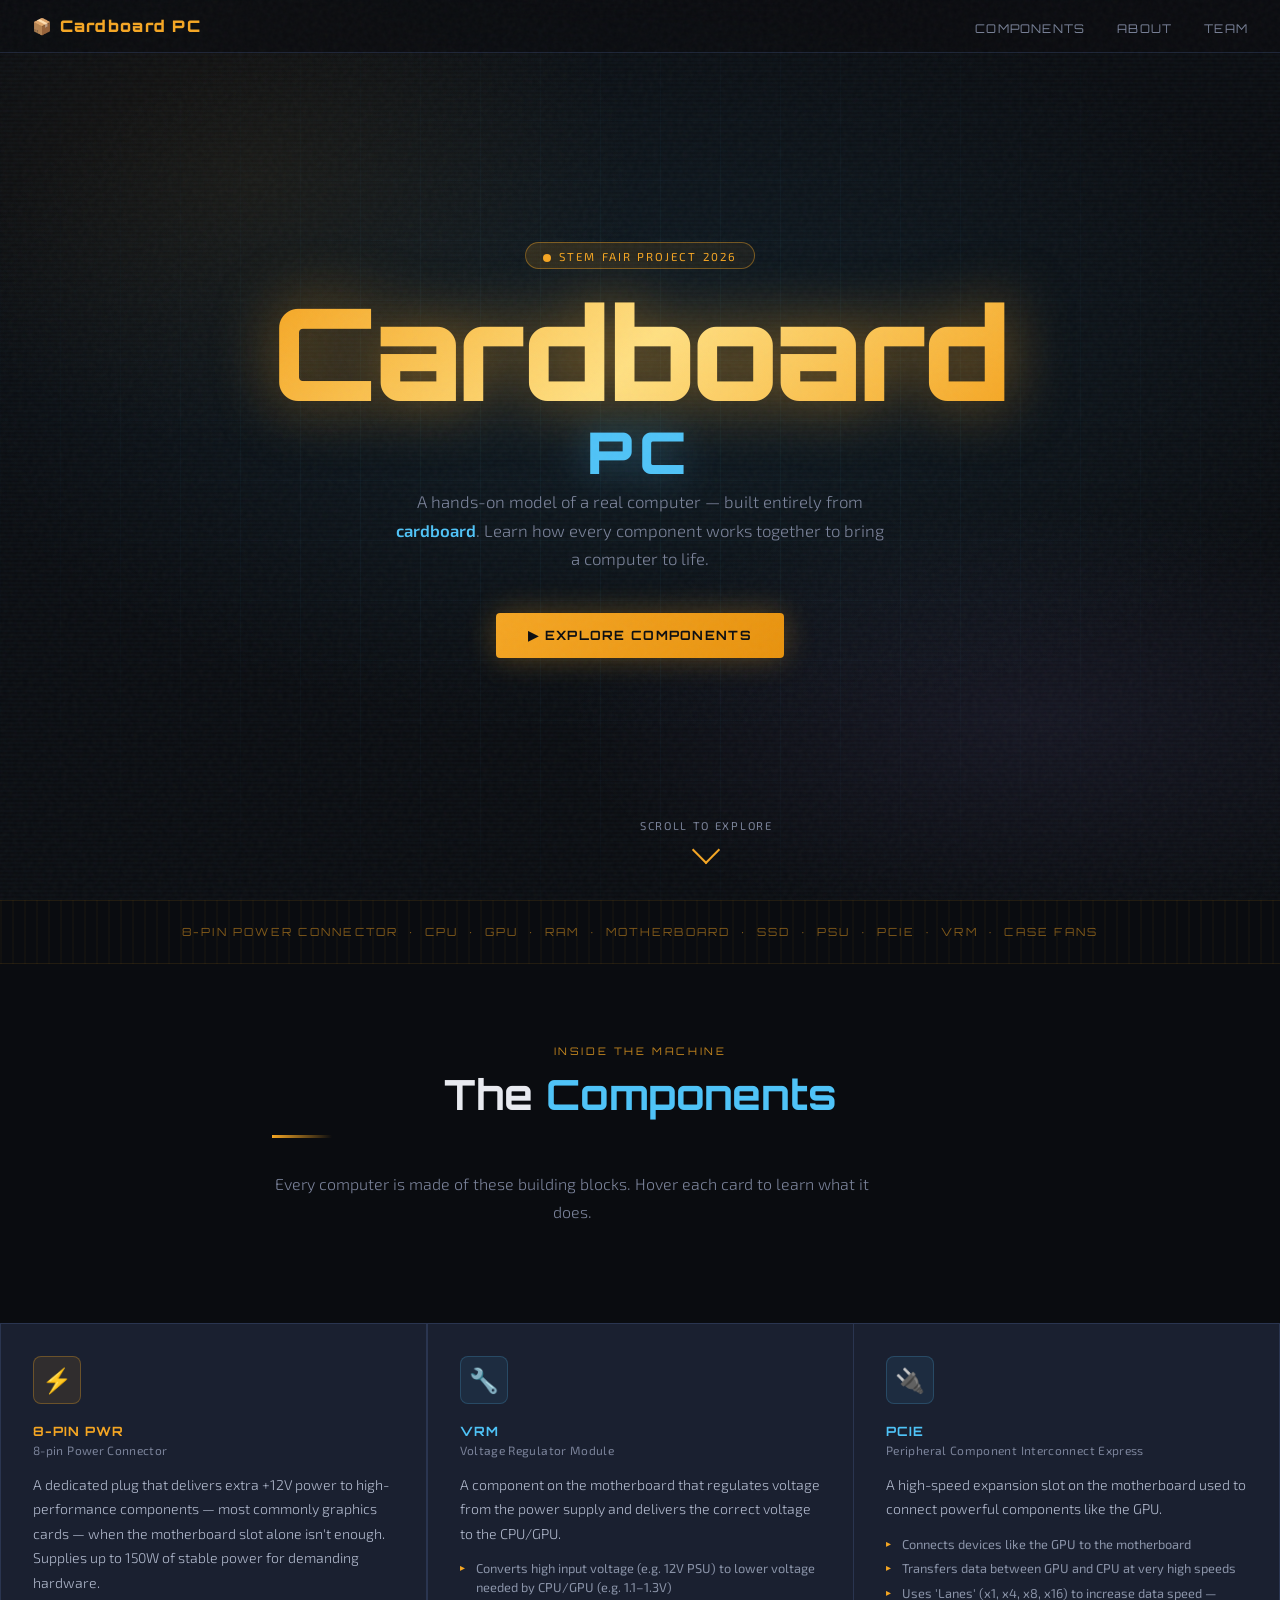
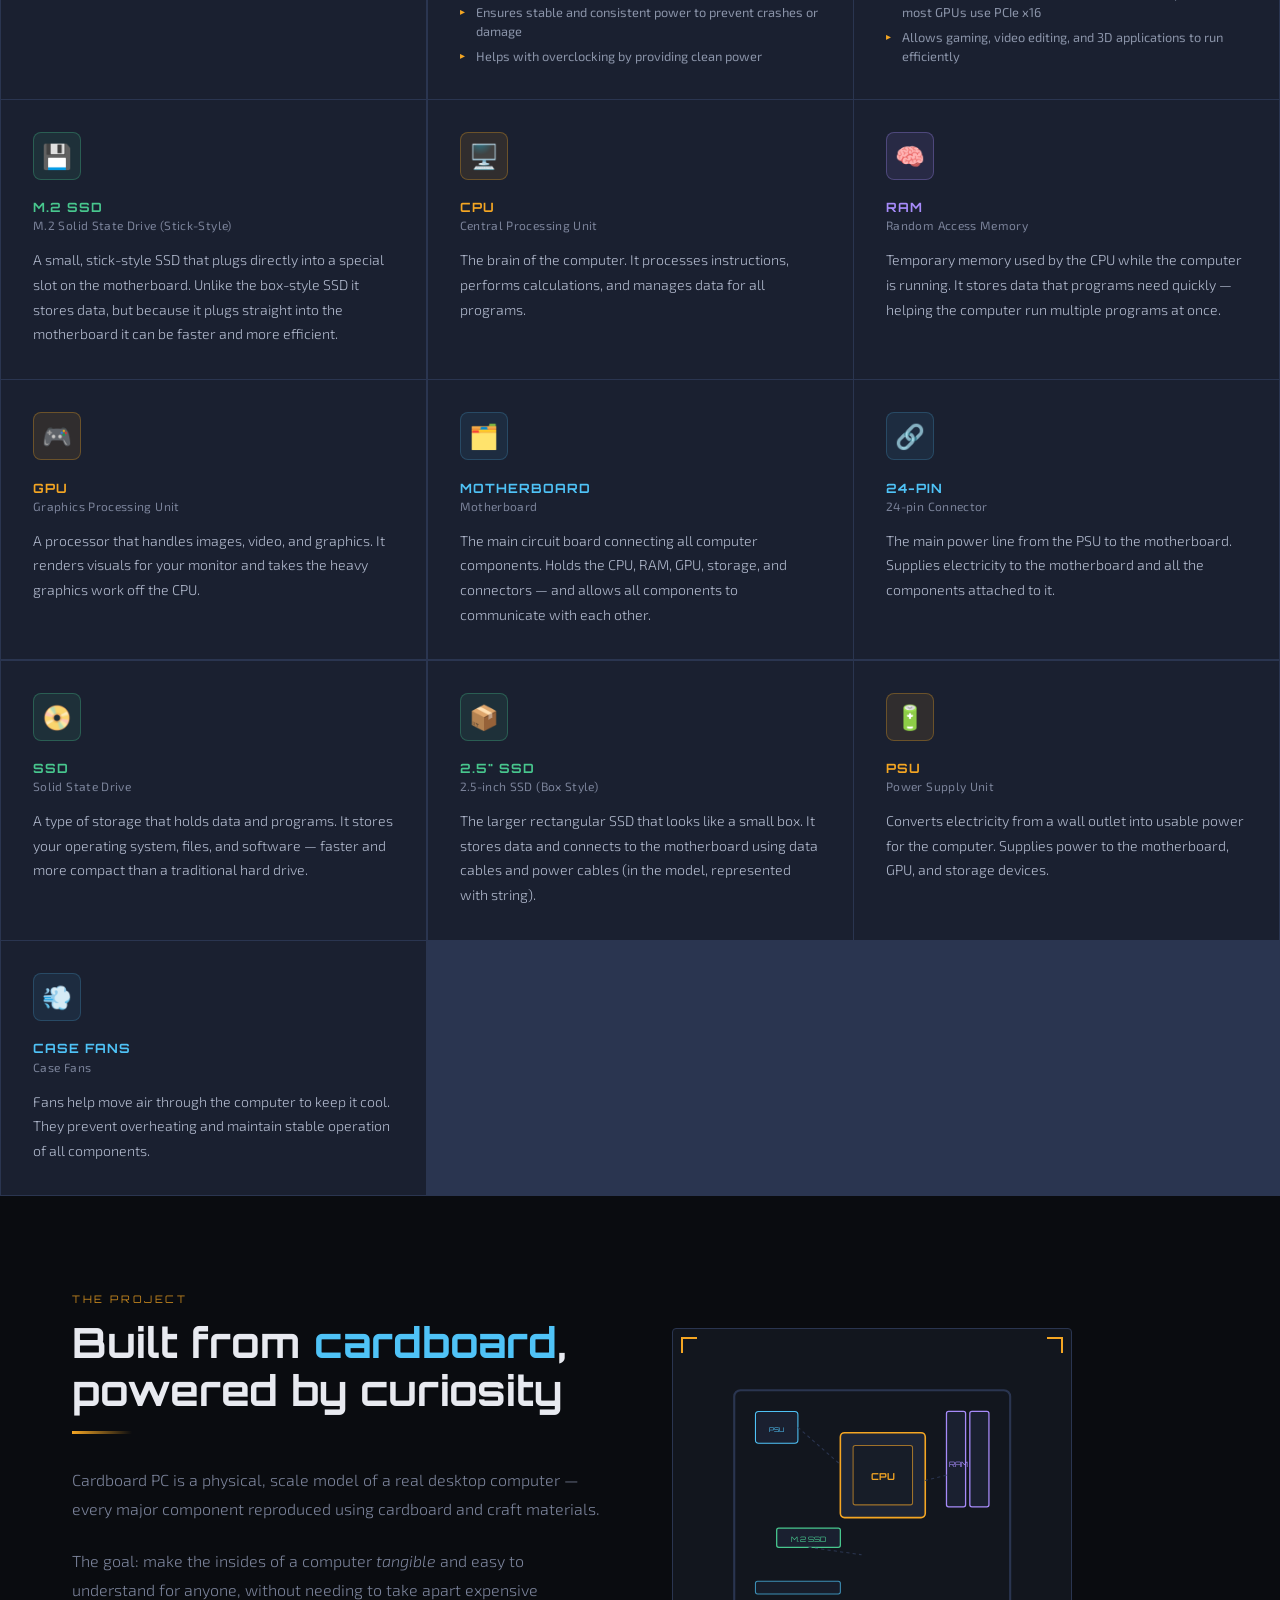
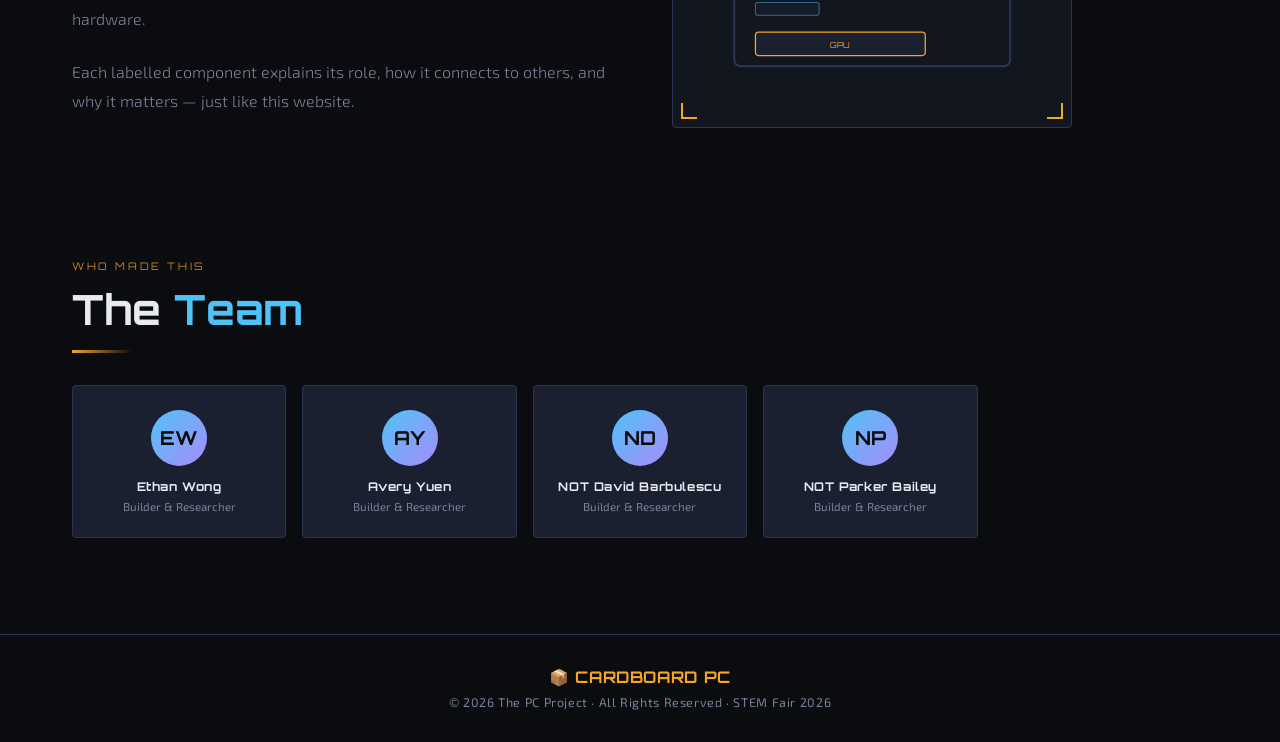
<file: cardboard-pc.html>
<!DOCTYPE html>
<html lang="en">
<head>
<meta charset="UTF-8">
<meta name="viewport" content="width=device-width, initial-scale=1.0">
<title>Cardboard PC – Components of a Computer</title>
<link href="https://fonts.googleapis.com/css2?family=Orbitron:wght@400;700;900&family=Exo+2:wght@300;400;600&display=swap" rel="stylesheet">
<style>
  :root {
    --bg: #0a0c10;
    --surface: #12161e;
    --card: #1a2030;
    --border: #2a3550;
    --accent: #f5a623;
    --accent2: #4fc3f7;
    --accent3: #a78bfa;
    --text: #e8eaf0;
    --muted: #7a8299;
    --glow: rgba(245,166,35,0.25);
  }

  * { margin: 0; padding: 0; box-sizing: border-box; }

  html { scroll-behavior: smooth; }

  body {
    background: var(--bg);
    color: var(--text);
    font-family: 'Exo 2', sans-serif;
    overflow-x: hidden;
    cursor: default;
  }

  /* ── NOISE OVERLAY ── */
  body::before {
    content: '';
    position: fixed;
    inset: 0;
    background-image: url("data:image/svg+xml,%3Csvg viewBox='0 0 200 200' xmlns='http://www.w3.org/2000/svg'%3E%3Cfilter id='n'%3E%3CfeTurbulence type='fractalNoise' baseFrequency='0.9' numOctaves='4' stitchTiles='stitch'/%3E%3C/filter%3E%3Crect width='100%25' height='100%25' filter='url(%23n)' opacity='0.04'/%3E%3C/svg%3E");
    pointer-events: none;
    z-index: 1000;
  }

  /* ── HERO ── */
  .hero {
    min-height: 100vh;
    display: flex;
    flex-direction: column;
    align-items: center;
    justify-content: center;
    position: relative;
    text-align: center;
    padding: 2rem;
    overflow: hidden;
  }

  .hero-bg {
    position: absolute;
    inset: 0;
    background: radial-gradient(ellipse 80% 60% at 50% 40%, rgba(79,195,247,0.08) 0%, transparent 70%),
                radial-gradient(ellipse 60% 40% at 80% 80%, rgba(167,139,250,0.07) 0%, transparent 60%),
                radial-gradient(ellipse 50% 50% at 20% 20%, rgba(245,166,35,0.06) 0%, transparent 60%);
  }

  /* floating grid lines */
  .grid-lines {
    position: absolute;
    inset: 0;
    background-image:
      linear-gradient(rgba(79,195,247,0.04) 1px, transparent 1px),
      linear-gradient(90deg, rgba(79,195,247,0.04) 1px, transparent 1px);
    background-size: 60px 60px;
    mask-image: radial-gradient(ellipse 80% 80% at 50% 50%, black 30%, transparent 80%);
  }

  /* scan line animation */
  .scanline {
    position: absolute;
    inset: 0;
    background: linear-gradient(transparent 50%, rgba(79,195,247,0.015) 50%);
    background-size: 100% 4px;
    animation: scan 8s linear infinite;
    pointer-events: none;
  }
  @keyframes scan { from { background-position: 0 0; } to { background-position: 0 100vh; } }

  .hero-badge {
    display: inline-block;
    background: linear-gradient(135deg, rgba(245,166,35,0.15), rgba(245,166,35,0.05));
    border: 1px solid rgba(245,166,35,0.4);
    border-radius: 99px;
    padding: 0.35rem 1.1rem;
    font-size: 0.72rem;
    letter-spacing: 0.18em;
    text-transform: uppercase;
    color: var(--accent);
    margin-bottom: 1.6rem;
    animation: fadeUp 0.6s ease both;
  }

  .hero h1 {
    font-family: 'Orbitron', sans-serif;
    font-size: clamp(3rem, 10vw, 8rem);
    font-weight: 900;
    line-height: 0.9;
    letter-spacing: -0.02em;
    margin-bottom: 0.5rem;
    animation: fadeUp 0.7s 0.1s ease both;
  }

  .hero h1 .line1 {
    display: block;
    background: linear-gradient(135deg, #f5a623 0%, #ffe082 50%, #f5a623 100%);
    -webkit-background-clip: text;
    -webkit-text-fill-color: transparent;
    background-clip: text;
    filter: drop-shadow(0 0 30px rgba(245,166,35,0.5));
  }

  .hero h1 .line2 {
    display: block;
    color: var(--accent2);
    filter: drop-shadow(0 0 20px rgba(79,195,247,0.4));
    font-size: 0.45em;
    letter-spacing: 0.12em;
    margin-top: 0.3em;
  }

  .hero-sub {
    font-size: 1.05rem;
    color: var(--muted);
    max-width: 500px;
    line-height: 1.7;
    margin-bottom: 2.5rem;
    font-weight: 300;
    animation: fadeUp 0.7s 0.2s ease both;
  }

  .hero-sub span { color: var(--accent2); font-weight: 600; }

  .cta-btn {
    display: inline-flex;
    align-items: center;
    gap: 0.6rem;
    background: linear-gradient(135deg, var(--accent), #e8920d);
    color: #0a0c10;
    font-family: 'Orbitron', sans-serif;
    font-weight: 700;
    font-size: 0.8rem;
    letter-spacing: 0.1em;
    text-transform: uppercase;
    padding: 0.9rem 2rem;
    border-radius: 4px;
    text-decoration: none;
    border: none;
    cursor: pointer;
    animation: fadeUp 0.7s 0.3s ease both;
    transition: transform 0.2s, box-shadow 0.2s;
    box-shadow: 0 0 30px rgba(245,166,35,0.3);
  }
  .cta-btn:hover {
    transform: translateY(-2px);
    box-shadow: 0 0 50px rgba(245,166,35,0.5);
  }

  .scroll-hint {
    position: absolute;
    bottom: 2.5rem;
    left: 50%;
    transform: translateX(-50%);
    display: flex;
    flex-direction: column;
    align-items: center;
    gap: 0.5rem;
    color: var(--muted);
    font-size: 0.7rem;
    letter-spacing: 0.15em;
    text-transform: uppercase;
    animation: fadeUp 1s 0.8s ease both;
  }
  .scroll-arrow {
    width: 20px;
    height: 20px;
    border-right: 2px solid var(--accent);
    border-bottom: 2px solid var(--accent);
    transform: rotate(45deg);
    animation: bounce 1.5s ease-in-out infinite;
  }
  @keyframes bounce { 0%,100%{transform:rotate(45deg) translateY(0)} 50%{transform:rotate(45deg) translateY(6px)} }

  /* ── SECTION SHARED ── */
  section {
    padding: 6rem 2rem;
    max-width: 1200px;
    margin: 0 auto;
  }

  .section-label {
    font-family: 'Orbitron', sans-serif;
    font-size: 0.65rem;
    letter-spacing: 0.25em;
    text-transform: uppercase;
    color: var(--accent);
    margin-bottom: 0.8rem;
    opacity: 0.8;
  }

  .section-title {
    font-family: 'Orbitron', sans-serif;
    font-size: clamp(1.6rem, 4vw, 2.6rem);
    font-weight: 700;
    margin-bottom: 1rem;
    line-height: 1.15;
  }

  .section-title .hl { color: var(--accent2); }

  .section-desc {
    color: var(--muted);
    font-size: 1rem;
    line-height: 1.8;
    max-width: 600px;
    font-weight: 300;
    margin-bottom: 3rem;
  }

  /* ── COMPONENTS GRID ── */
  #components { padding-top: 0; }

  .components-header {
    text-align: center;
    padding: 5rem 2rem 3rem;
    max-width: 800px;
    margin: 0 auto;
  }

  .grid {
    display: grid;
    grid-template-columns: repeat(auto-fill, minmax(320px, 1fr));
    gap: 1.5px;
    background: var(--border);
    border: 1.5px solid var(--border);
  }

  .card {
    background: var(--card);
    padding: 2rem;
    position: relative;
    overflow: hidden;
    transition: background 0.3s;
    cursor: pointer;
  }

  .card::before {
    content: '';
    position: absolute;
    inset: 0;
    background: radial-gradient(circle at var(--mx,50%) var(--my,50%), rgba(79,195,247,0.08), transparent 60%);
    opacity: 0;
    transition: opacity 0.3s;
    pointer-events: none;
  }

  .card:hover { background: #1e2535; }
  .card:hover::before { opacity: 1; }

  .card-accent-line {
    position: absolute;
    top: 0;
    left: 0;
    right: 0;
    height: 2px;
    background: linear-gradient(90deg, transparent, var(--c, var(--accent2)), transparent);
    transform: scaleX(0);
    transition: transform 0.4s ease;
  }
  .card:hover .card-accent-line { transform: scaleX(1); }

  .card-icon {
    width: 48px;
    height: 48px;
    border-radius: 8px;
    display: flex;
    align-items: center;
    justify-content: center;
    font-size: 1.5rem;
    margin-bottom: 1.2rem;
    background: rgba(79,195,247,0.08);
    border: 1px solid rgba(79,195,247,0.2);
  }

  .card h3 {
    font-family: 'Orbitron', sans-serif;
    font-size: 0.8rem;
    font-weight: 700;
    letter-spacing: 0.08em;
    color: var(--accent2);
    margin-bottom: 0.2rem;
    text-transform: uppercase;
  }

  .card .full-name {
    font-size: 0.75rem;
    color: var(--muted);
    margin-bottom: 1rem;
    letter-spacing: 0.03em;
  }

  .card p {
    font-size: 0.88rem;
    line-height: 1.75;
    color: #b0b8cc;
    font-weight: 300;
  }

  .card ul {
    margin-top: 0.8rem;
    list-style: none;
    display: flex;
    flex-direction: column;
    gap: 0.35rem;
  }

  .card ul li {
    font-size: 0.8rem;
    color: #8a93a8;
    padding-left: 1rem;
    position: relative;
    line-height: 1.5;
  }

  .card ul li::before {
    content: '▸';
    position: absolute;
    left: 0;
    color: var(--accent);
    font-size: 0.65rem;
    top: 0.1em;
  }

  /* special card colours */
  .card.orange .card-icon { background: rgba(245,166,35,0.1); border-color: rgba(245,166,35,0.3); }
  .card.orange h3 { color: var(--accent); }
  .card.orange .card-accent-line { --c: var(--accent); }
  .card.purple .card-icon { background: rgba(167,139,250,0.1); border-color: rgba(167,139,250,0.3); }
  .card.purple h3 { color: var(--accent3); }
  .card.purple .card-accent-line { --c: var(--accent3); }
  .card.green .card-icon { background: rgba(72,199,142,0.1); border-color: rgba(72,199,142,0.3); }
  .card.green h3 { color: #48c78e; }
  .card.green .card-accent-line { --c: #48c78e; }

  /* ── ABOUT SECTION ── */
  .about-wrap {
    display: grid;
    grid-template-columns: 1fr 1fr;
    gap: 4rem;
    align-items: center;
  }

  @media (max-width: 700px) {
    .about-wrap { grid-template-columns: 1fr; gap: 2rem; }
    .hero h1 { font-size: clamp(2.5rem, 12vw, 5rem); }
  }

  .about-visual {
    position: relative;
    aspect-ratio: 1;
    max-width: 400px;
  }

  .pc-diagram {
    width: 100%;
    height: 100%;
    border: 1.5px solid var(--border);
    background: var(--surface);
    border-radius: 4px;
    position: relative;
    overflow: hidden;
    display: flex;
    align-items: center;
    justify-content: center;
  }

  .pc-diagram svg { width: 80%; height: 80%; }

  .corner {
    position: absolute;
    width: 16px;
    height: 16px;
    border-color: var(--accent);
    border-style: solid;
  }
  .corner.tl { top: 8px; left: 8px; border-width: 2px 0 0 2px; }
  .corner.tr { top: 8px; right: 8px; border-width: 2px 2px 0 0; }
  .corner.bl { bottom: 8px; left: 8px; border-width: 0 0 2px 2px; }
  .corner.br { bottom: 8px; right: 8px; border-width: 0 2px 2px 0; }

  /* ── TEAM ── */
  .team-grid {
    display: grid;
    grid-template-columns: repeat(auto-fill, minmax(200px, 1fr));
    gap: 1rem;
    margin-top: 2rem;
  }

  .member-card {
    background: var(--card);
    border: 1.5px solid var(--border);
    border-radius: 4px;
    padding: 1.5rem;
    text-align: center;
    transition: border-color 0.3s, transform 0.3s;
  }

  .member-card:hover {
    border-color: var(--accent2);
    transform: translateY(-4px);
  }

  .avatar {
    width: 56px;
    height: 56px;
    border-radius: 50%;
    background: linear-gradient(135deg, var(--accent2), var(--accent3));
    display: flex;
    align-items: center;
    justify-content: center;
    font-family: 'Orbitron', sans-serif;
    font-weight: 700;
    font-size: 1.2rem;
    color: #0a0c10;
    margin: 0 auto 0.8rem;
  }

  .member-card .name {
    font-family: 'Orbitron', sans-serif;
    font-size: 0.75rem;
    font-weight: 700;
    letter-spacing: 0.05em;
    color: var(--text);
    margin-bottom: 0.3rem;
  }

  .member-card .role {
    font-size: 0.72rem;
    color: var(--muted);
  }

  /* ── FOOTER ── */
  footer {
    border-top: 1.5px solid var(--border);
    padding: 2rem;
    text-align: center;
    font-size: 0.78rem;
    color: var(--muted);
    letter-spacing: 0.05em;
  }

  footer .logo-text {
    font-family: 'Orbitron', sans-serif;
    font-weight: 700;
    color: var(--accent);
    font-size: 1rem;
    display: block;
    margin-bottom: 0.5rem;
  }

  /* ── NAV ── */
  nav {
    position: fixed;
    top: 0;
    left: 0;
    right: 0;
    z-index: 100;
    padding: 1rem 2rem;
    display: flex;
    align-items: center;
    justify-content: space-between;
    background: rgba(10,12,16,0.8);
    backdrop-filter: blur(12px);
    border-bottom: 1px solid rgba(42,53,80,0.6);
  }

  .nav-logo {
    font-family: 'Orbitron', sans-serif;
    font-weight: 900;
    font-size: 1rem;
    color: var(--accent);
    letter-spacing: 0.08em;
    text-decoration: none;
  }

  .nav-links {
    display: flex;
    gap: 2rem;
    list-style: none;
  }

  .nav-links a {
    font-size: 0.75rem;
    letter-spacing: 0.1em;
    text-transform: uppercase;
    color: var(--muted);
    text-decoration: none;
    transition: color 0.2s;
    font-family: 'Orbitron', sans-serif;
    font-weight: 400;
  }

  .nav-links a:hover { color: var(--accent2); }

  /* ── ANIMATIONS ── */
  @keyframes fadeUp {
    from { opacity: 0; transform: translateY(24px); }
    to   { opacity: 1; transform: translateY(0); }
  }

  .reveal {
    opacity: 0;
    transform: translateY(30px);
    transition: opacity 0.7s ease, transform 0.7s ease;
  }
  .reveal.visible {
    opacity: 1;
    transform: translateY(0);
  }

  /* pulsing glow dot */
  .pulse-dot {
    display: inline-block;
    width: 8px;
    height: 8px;
    border-radius: 50%;
    background: var(--accent);
    animation: pulse 2s ease-in-out infinite;
    margin-right: 0.5rem;
    vertical-align: middle;
  }
  @keyframes pulse {
    0%,100%{box-shadow:0 0 0 0 rgba(245,166,35,0.5)}
    50%{box-shadow:0 0 0 8px rgba(245,166,35,0)}
  }

  /* separator */
  .sep {
    width: 60px;
    height: 3px;
    background: linear-gradient(90deg, var(--accent), transparent);
    margin: 1rem 0 2rem;
  }

  /* cardboard texture stripe */
  .cardboard-stripe {
    background: repeating-linear-gradient(
      90deg,
      rgba(245,166,35,0.03) 0px,
      rgba(245,166,35,0.03) 2px,
      transparent 2px,
      transparent 12px
    );
    border-top: 1px solid rgba(245,166,35,0.1);
    border-bottom: 1px solid rgba(245,166,35,0.1);
    padding: 1.5rem 2rem;
    text-align: center;
    font-family: 'Orbitron', sans-serif;
    font-size: 0.7rem;
    letter-spacing: 0.2em;
    color: rgba(245,166,35,0.5);
    text-transform: uppercase;
  }
</style>
</head>
<body>

<!-- NAV -->
<nav>
  <a class="nav-logo" href="#">📦 Cardboard PC</a>
  <ul class="nav-links">
    <li><a href="#components">Components</a></li>
    <li><a href="#about">About</a></li>
    <li><a href="#team">Team</a></li>
  </ul>
</nav>

<!-- HERO -->
<div class="hero">
  <div class="hero-bg"></div>
  <div class="grid-lines"></div>
  <div class="scanline"></div>

  <div class="hero-badge"><span class="pulse-dot"></span>STEM Fair Project 2026</div>

  <h1>
    <span class="line1">Cardboard</span>
    <span class="line2">PC</span>
  </h1>

  <p class="hero-sub">
    A hands-on model of a real computer — built entirely from <span>cardboard</span>. Learn how every component works together to bring a computer to life.
  </p>

  <a href="#components" class="cta-btn">
    ▶ Explore Components
  </a>

  <div class="scroll-hint">
    Scroll to explore
    <div class="scroll-arrow"></div>
  </div>
</div>

<!-- STRIPE -->
<div class="cardboard-stripe">
  8-pin power connector &nbsp;·&nbsp; CPU &nbsp;·&nbsp; GPU &nbsp;·&nbsp; RAM &nbsp;·&nbsp; Motherboard &nbsp;·&nbsp; SSD &nbsp;·&nbsp; PSU &nbsp;·&nbsp; PCIe &nbsp;·&nbsp; VRM &nbsp;·&nbsp; Case Fans
</div>

<!-- COMPONENTS -->
<div id="components">
  <div class="components-header reveal">
    <div class="section-label">Inside the machine</div>
    <h2 class="section-title">The <span class="hl">Components</span></h2>
    <div class="sep"></div>
    <p class="section-desc">Every computer is made of these building blocks. Hover each card to learn what it does.</p>
  </div>

  <div class="grid" id="cards-grid"></div>
</div>

<!-- ABOUT -->
<section id="about">
  <div class="about-wrap">
    <div class="reveal">
      <div class="section-label">The Project</div>
      <h2 class="section-title">Built from <span class="hl">cardboard</span>,<br>powered by curiosity</h2>
      <div class="sep"></div>
      <p class="section-desc" style="margin-bottom:1.5rem">
        Cardboard PC is a physical, scale model of a real desktop computer — every major component reproduced using cardboard and craft materials.
      </p>
      <p class="section-desc" style="margin-bottom:1.5rem">
        The goal: make the insides of a computer <em>tangible</em> and easy to understand for anyone, without needing to take apart expensive hardware.
      </p>
      <p class="section-desc">
        Each labelled component explains its role, how it connects to others, and why it matters — just like this website.
      </p>
    </div>
    <div class="about-visual reveal">
      <div class="pc-diagram">
        <div class="corner tl"></div>
        <div class="corner tr"></div>
        <div class="corner bl"></div>
        <div class="corner br"></div>
        <svg viewBox="0 0 300 300" fill="none" xmlns="http://www.w3.org/2000/svg">
          <!-- motherboard outline -->
          <rect x="20" y="20" width="260" height="260" rx="6" stroke="#2a3550" stroke-width="2"/>
          <!-- PCIe slots -->
          <rect x="40" y="200" width="80" height="12" rx="2" fill="#1a2030" stroke="#4fc3f7" stroke-width="1" opacity="0.7"/>
          <rect x="40" y="220" width="60" height="12" rx="2" fill="#1a2030" stroke="#4fc3f7" stroke-width="1" opacity="0.5"/>
          <!-- CPU -->
          <rect x="120" y="60" width="80" height="80" rx="4" fill="#1e2535" stroke="#f5a623" stroke-width="1.5"/>
          <rect x="132" y="72" width="56" height="56" rx="2" fill="#141820" stroke="#f5a623" stroke-width="1" opacity="0.6"/>
          <text x="160" y="105" text-anchor="middle" fill="#f5a623" font-size="9" font-family="Orbitron,monospace" font-weight="700">CPU</text>
          <!-- RAM sticks -->
          <rect x="220" y="40" width="18" height="90" rx="2" fill="#1a2030" stroke="#a78bfa" stroke-width="1.2"/>
          <rect x="242" y="40" width="18" height="90" rx="2" fill="#1a2030" stroke="#a78bfa" stroke-width="1.2"/>
          <text x="231" y="92" text-anchor="middle" fill="#a78bfa" font-size="7" font-family="Orbitron,monospace">RAM</text>
          <!-- SSD M.2 -->
          <rect x="60" y="150" width="60" height="18" rx="2" fill="#1a2030" stroke="#48c78e" stroke-width="1.2"/>
          <text x="90" y="163" text-anchor="middle" fill="#48c78e" font-size="7" font-family="Orbitron,monospace">M.2 SSD</text>
          <!-- PSU connector -->
          <rect x="40" y="40" width="40" height="30" rx="3" fill="#1a2030" stroke="#4fc3f7" stroke-width="1"/>
          <text x="60" y="59" text-anchor="middle" fill="#4fc3f7" font-size="6" font-family="Orbitron,monospace">PSU</text>
          <!-- trace lines -->
          <line x1="80" y1="55" x2="120" y2="90" stroke="#2a3550" stroke-width="1" stroke-dasharray="3 3"/>
          <line x1="220" y1="100" x2="200" y2="105" stroke="#2a3550" stroke-width="1" stroke-dasharray="3 3"/>
          <line x1="90" y1="168" x2="140" y2="175" stroke="#2a3550" stroke-width="1" stroke-dasharray="3 3"/>
          <!-- GPU -->
          <rect x="40" y="248" width="160" height="22" rx="3" fill="#1a2030" stroke="#f5a623" stroke-width="1.2"/>
          <text x="120" y="263" text-anchor="middle" fill="#f5a623" font-size="7.5" font-family="Orbitron,monospace">GPU</text>
        </svg>
      </div>
    </div>
  </div>
</section>

<!-- TEAM -->
<section id="team" style="padding-top:0">
  <div class="reveal">
    <div class="section-label">Who made this</div>
    <h2 class="section-title">The <span class="hl">Team</span></h2>
    <div class="sep"></div>
  </div>
  <div class="team-grid reveal">
    <div class="member-card">
      <div class="avatar">EW</div>
      <div class="name">Ethan Wong</div>
      <div class="role">Builder & Researcher</div>
    </div>
    <div class="member-card">
      <div class="avatar">AY</div>
      <div class="name">Avery Yuen</div>
      <div class="role">Builder & Researcher</div>
    </div>
    <div class="member-card">
      <div class="avatar">ND</div>
      <div class="name">NOT David Barbulescu</div>
      <div class="role">Builder & Researcher</div>
    </div>
    <div class="member-card">
      <div class="avatar">NP</div>
      <div class="name">NOT Parker Bailey</div>
      <div class="role">Builder & Researcher</div>
    </div>
  </div>
</section>

<!-- FOOTER -->
<footer>
  <span class="logo-text">📦 CARDBOARD PC</span>
  © 2026 The PC Project · All Rights Reserved · STEM Fair 2026
</footer>

<script>
// Component data
const components = [
  {
    abbr: "8-PIN PWR",
    full: "8-pin Power Connector",
    icon: "⚡",
    color: "orange",
    desc: "A dedicated plug that delivers extra +12V power to high-performance components — most commonly graphics cards — when the motherboard slot alone isn't enough. Supplies up to 150W of stable power for demanding hardware.",
    bullets: []
  },
  {
    abbr: "VRM",
    full: "Voltage Regulator Module",
    icon: "🔧",
    color: "",
    desc: "A component on the motherboard that regulates voltage from the power supply and delivers the correct voltage to the CPU/GPU.",
    bullets: [
      "Converts high input voltage (e.g. 12V PSU) to lower voltage needed by CPU/GPU (e.g. 1.1–1.3V)",
      "Ensures stable and consistent power to prevent crashes or damage",
      "Helps with overclocking by providing clean power"
    ]
  },
  {
    abbr: "PCIe",
    full: "Peripheral Component Interconnect Express",
    icon: "🔌",
    color: "",
    desc: "A high-speed expansion slot on the motherboard used to connect powerful components like the GPU.",
    bullets: [
      "Connects devices like the GPU to the motherboard",
      "Transfers data between GPU and CPU at very high speeds",
      "Uses 'Lanes' (x1, x4, x8, x16) to increase data speed — most GPUs use PCIe x16",
      "Allows gaming, video editing, and 3D applications to run efficiently"
    ]
  },
  {
    abbr: "M.2 SSD",
    full: "M.2 Solid State Drive (Stick-Style)",
    icon: "💾",
    color: "green",
    desc: "A small, stick-style SSD that plugs directly into a special slot on the motherboard. Unlike the box-style SSD it stores data, but because it plugs straight into the motherboard it can be faster and more efficient.",
    bullets: []
  },
  {
    abbr: "CPU",
    full: "Central Processing Unit",
    icon: "🖥️",
    color: "orange",
    desc: "The brain of the computer. It processes instructions, performs calculations, and manages data for all programs.",
    bullets: []
  },
  {
    abbr: "RAM",
    full: "Random Access Memory",
    icon: "🧠",
    color: "purple",
    desc: "Temporary memory used by the CPU while the computer is running. It stores data that programs need quickly — helping the computer run multiple programs at once.",
    bullets: []
  },
  {
    abbr: "GPU",
    full: "Graphics Processing Unit",
    icon: "🎮",
    color: "orange",
    desc: "A processor that handles images, video, and graphics. It renders visuals for your monitor and takes the heavy graphics work off the CPU.",
    bullets: []
  },
  {
    abbr: "MOTHERBOARD",
    full: "Motherboard",
    icon: "🗂️",
    color: "",
    desc: "The main circuit board connecting all computer components. Holds the CPU, RAM, GPU, storage, and connectors — and allows all components to communicate with each other.",
    bullets: []
  },
  {
    abbr: "24-PIN",
    full: "24-pin Connector",
    icon: "🔗",
    color: "",
    desc: "The main power line from the PSU to the motherboard. Supplies electricity to the motherboard and all the components attached to it.",
    bullets: []
  },
  {
    abbr: "SSD",
    full: "Solid State Drive",
    icon: "📀",
    color: "green",
    desc: "A type of storage that holds data and programs. It stores your operating system, files, and software — faster and more compact than a traditional hard drive.",
    bullets: []
  },
  {
    abbr: "2.5\" SSD",
    full: "2.5-inch SSD (Box Style)",
    icon: "📦",
    color: "green",
    desc: "The larger rectangular SSD that looks like a small box. It stores data and connects to the motherboard using data cables and power cables (in the model, represented with string).",
    bullets: []
  },
  {
    abbr: "PSU",
    full: "Power Supply Unit",
    icon: "🔋",
    color: "orange",
    desc: "Converts electricity from a wall outlet into usable power for the computer. Supplies power to the motherboard, GPU, and storage devices.",
    bullets: []
  },
  {
    abbr: "CASE FANS",
    full: "Case Fans",
    icon: "💨",
    color: "",
    desc: "Fans help move air through the computer to keep it cool. They prevent overheating and maintain stable operation of all components.",
    bullets: []
  }
];

// Render cards
const grid = document.getElementById('cards-grid');
components.forEach((c, i) => {
  const card = document.createElement('div');
  card.className = `card reveal ${c.color}`;
  card.style.transitionDelay = `${(i % 3) * 0.08}s`;

  let bulletsHTML = '';
  if (c.bullets.length) {
    bulletsHTML = `<ul>${c.bullets.map(b => `<li>${b}</li>`).join('')}</ul>`;
  }

  card.innerHTML = `
    <div class="card-accent-line"></div>
    <div class="card-icon">${c.icon}</div>
    <h3>${c.abbr}</h3>
    <div class="full-name">${c.full}</div>
    <p>${c.desc}</p>
    ${bulletsHTML}
  `;

  // mouse glow
  card.addEventListener('mousemove', e => {
    const r = card.getBoundingClientRect();
    card.style.setProperty('--mx', ((e.clientX - r.left) / r.width * 100) + '%');
    card.style.setProperty('--my', ((e.clientY - r.top) / r.height * 100) + '%');
  });

  grid.appendChild(card);
});

// Intersection observer for reveals
const observer = new IntersectionObserver(entries => {
  entries.forEach(e => {
    if (e.isIntersecting) {
      e.target.classList.add('visible');
      observer.unobserve(e.target);
    }
  });
}, { threshold: 0.1 });

document.querySelectorAll('.reveal').forEach(el => observer.observe(el));
</script>
</body>
</html>
</file>
<file: style.css>
/* ── RESET & ROOT ── */
:root {
  --bg: #0a0c10;
  --surface: #12161e;
  --card: #1a2030;
  --border: #2a3550;
  --accent: #f5a623;
  --accent2: #4fc3f7;
  --accent3: #a78bfa;
  --text: #e8eaf0;
  --muted: #7a8299;
}

* { margin: 0; padding: 0; box-sizing: border-box; }
html { scroll-behavior: smooth; }

body {
  background: var(--bg);
  color: var(--text);
  font-family: 'Exo 2', sans-serif;
  overflow-x: hidden;
}

body::before {
  content: '';
  position: fixed;
  inset: 0;
  background-image: url("data:image/svg+xml,%3Csvg viewBox='0 0 200 200' xmlns='http://www.w3.org/2000/svg'%3E%3Cfilter id='n'%3E%3CfeTurbulence type='fractalNoise' baseFrequency='0.9' numOctaves='4' stitchTiles='stitch'/%3E%3C/filter%3E%3Crect width='100%25' height='100%25' filter='url(%23n)' opacity='0.04'/%3E%3C/svg%3E");
  pointer-events: none;
  z-index: 1;
}

/* ── NAV ── */
nav {
  position: fixed;
  top: 0; left: 0; right: 0;
  z-index: 300;
  padding: 0.85rem 2rem;
  display: flex;
  align-items: center;
  justify-content: space-between;
  background: rgba(10,12,16,0.92);
  backdrop-filter: blur(18px);
  border-bottom: 1px solid rgba(42,53,80,0.5);
}

.nav-logo {
  display: flex;
  align-items: center;
  gap: 0.7rem;
  text-decoration: none;
  z-index: 2;
}
.nav-logo img { height: 34px; width: 34px; object-fit: contain; border-radius: 6px; }
.nav-logo-text {
  font-family: 'Orbitron', sans-serif;
  font-weight: 900;
  font-size: 0.95rem;
  color: var(--accent);
  letter-spacing: 0.08em;
}

/* hamburger button */
.nav-hamburger {
  display: flex;
  flex-direction: column;
  justify-content: center;
  gap: 5px;
  width: 40px;
  height: 40px;
  padding: 8px;
  background: rgba(255,255,255,0.04);
  border: 1px solid rgba(79,195,247,0.2);
  border-radius: 8px;
  cursor: pointer;
  z-index: 310;
  position: relative;
  transition: background 0.2s, border-color 0.2s;
}
.nav-hamburger:hover {
  background: rgba(79,195,247,0.08);
  border-color: rgba(79,195,247,0.45);
}
.nav-hamburger.open {
  background: rgba(245,166,35,0.08);
  border-color: rgba(245,166,35,0.45);
}
.nav-hamburger span {
  display: block;
  width: 100%;
  height: 2px;
  background: var(--accent2);
  border-radius: 2px;
  transition: transform 0.35s cubic-bezier(0.4,0,0.2,1), opacity 0.25s ease, background 0.2s;
  transform-origin: center center;
  flex-shrink: 0;
}
/* animate to X when open */
.nav-hamburger.open span:nth-child(1) { transform: translateY(7px) rotate(45deg); background: var(--accent); }
.nav-hamburger.open span:nth-child(2) { opacity: 0; transform: scaleX(0); }
.nav-hamburger.open span:nth-child(3) { transform: translateY(-7px) rotate(-45deg); background: var(--accent); }

/* full-screen backdrop */
.nav-backdrop {
  position: fixed;
  inset: 0;
  z-index: 250;
  background: rgba(5, 8, 14, 0.7);
  backdrop-filter: blur(4px);
  opacity: 0;
  pointer-events: none;
  transition: opacity 0.3s ease;
}
.nav-backdrop.open { opacity: 1; pointer-events: all; }

/* slide-in drawer */
.nav-drawer {
  position: fixed;
  top: 0; right: 0;
  width: 280px;
  height: 100vh;
  z-index: 260;
  background: #0e1118;
  border-left: 1px solid rgba(42,53,80,0.8);
  transform: translateX(100%);
  transition: transform 0.35s cubic-bezier(0.4, 0, 0.2, 1);
  overflow-y: auto;
  box-shadow: -20px 0 60px rgba(0,0,0,0.5);
}
.nav-drawer.open { transform: translateX(0); }

.nav-drawer-inner {
  display: flex;
  flex-direction: column;
  padding: 5rem 0 2rem;
}

.drawer-link {
  display: flex;
  align-items: center;
  gap: 1.1rem;
  padding: 1rem 2rem;
  text-decoration: none;
  color: var(--muted);
  font-size: 0.78rem;
  font-family: 'Orbitron', sans-serif;
  letter-spacing: 0.08em;
  text-transform: uppercase;
  border-left: 2px solid transparent;
  transition: color 0.2s, background 0.2s, border-color 0.2s, padding-left 0.2s;
  position: relative;
}
.drawer-link::before {
  content: attr(data-num);
  font-size: 0.6rem;
  color: var(--accent);
  opacity: 0.5;
  font-weight: 700;
  letter-spacing: 0.05em;
  flex-shrink: 0;
  transition: opacity 0.2s;
}
.drawer-link:hover {
  color: var(--text);
  background: rgba(79,195,247,0.05);
  border-left-color: var(--accent2);
  padding-left: 2.4rem;
}
.drawer-link:hover::before { opacity: 1; }

/* divider every 3 items */
.drawer-link:nth-child(3)::after,
.drawer-link:nth-child(6)::after {
  content: '';
  position: absolute;
  bottom: -1px; left: 2rem; right: 2rem;
  height: 1px;
  background: rgba(42,53,80,0.6);
}

/* ── HERO ── */
.hero {
  min-height: 100vh;
  display: flex;
  flex-direction: column;
  align-items: center;
  justify-content: center;
  position: relative;
  text-align: center;
  padding: 7rem 2rem 5rem;
  overflow: hidden;
}

.hero-bg {
  position: absolute; inset: 0;
  background:
    radial-gradient(ellipse 80% 60% at 50% 40%, rgba(79,195,247,0.08) 0%, transparent 70%),
    radial-gradient(ellipse 60% 40% at 80% 80%, rgba(167,139,250,0.07) 0%, transparent 60%),
    radial-gradient(ellipse 50% 50% at 20% 20%, rgba(245,166,35,0.06) 0%, transparent 60%);
}

.grid-lines {
  position: absolute; inset: 0;
  background-image:
    linear-gradient(rgba(79,195,247,0.04) 1px, transparent 1px),
    linear-gradient(90deg, rgba(79,195,247,0.04) 1px, transparent 1px);
  background-size: 60px 60px;
  mask-image: radial-gradient(ellipse 80% 80% at 50% 50%, black 30%, transparent 80%);
}

.scanline {
  position: absolute; inset: 0;
  background: linear-gradient(transparent 50%, rgba(79,195,247,0.015) 50%);
  background-size: 100% 4px;
  animation: scan 8s linear infinite;
  pointer-events: none;
}
@keyframes scan { from { background-position: 0 0; } to { background-position: 0 100vh; } }

.hero-logo-wrap {
  position: relative; z-index: 2;
  margin-bottom: 1.8rem;
  animation: fadeUp 0.5s ease both;
}
.hero-logo-wrap img {
  height: 110px; width: 110px;
  object-fit: contain;
  border-radius: 20px;
  border: 2px solid rgba(245,166,35,0.35);
  box-shadow: 0 0 40px rgba(245,166,35,0.25), 0 0 80px rgba(245,166,35,0.1);
}

.hero-badge {
  position: relative; z-index: 2;
  display: inline-block;
  background: linear-gradient(135deg, rgba(245,166,35,0.15), rgba(245,166,35,0.05));
  border: 1px solid rgba(245,166,35,0.4);
  border-radius: 99px;
  padding: 0.35rem 1.1rem;
  font-size: 0.72rem;
  letter-spacing: 0.18em;
  text-transform: uppercase;
  color: var(--accent);
  margin-bottom: 1.4rem;
  animation: fadeUp 0.6s 0.05s ease both;
}

.hero h1 {
  position: relative; z-index: 2;
  font-family: 'Orbitron', sans-serif;
  font-size: clamp(3rem, 10vw, 8rem);
  font-weight: 900;
  line-height: 0.9;
  letter-spacing: -0.02em;
  margin-bottom: 0.5rem;
  animation: fadeUp 0.7s 0.1s ease both;
}
.hero h1 .line0 {
  display: block;
  font-size: 0.28em;
  letter-spacing: 0.35em;
  text-transform: uppercase;
  color: var(--accent2);
  opacity: 0.7;
  margin-bottom: 0.2em;
  filter: none;
}
.hero h1 .line1 {
  display: block;
  background: linear-gradient(135deg, #f5a623 0%, #ffe082 50%, #f5a623 100%);
  -webkit-background-clip: text;
  -webkit-text-fill-color: transparent;
  background-clip: text;
  filter: drop-shadow(0 0 30px rgba(245,166,35,0.5));
}
.hero h1 .line2 {
  display: block;
  color: var(--accent2);
  filter: drop-shadow(0 0 20px rgba(79,195,247,0.4));
  font-size: 0.45em;
  letter-spacing: 0.12em;
  margin-top: 0.3em;
}

.hero-sub {
  position: relative; z-index: 2;
  font-size: 1.05rem;
  color: var(--muted);
  max-width: 500px;
  line-height: 1.7;
  margin-bottom: 2.5rem;
  font-weight: 300;
  animation: fadeUp 0.7s 0.2s ease both;
}
.hero-sub span { color: var(--accent2); font-weight: 600; }

.cta-btn {
  position: relative; z-index: 2;
  display: inline-flex;
  align-items: center;
  gap: 0.6rem;
  background: linear-gradient(135deg, var(--accent), #e8920d);
  color: #0a0c10;
  font-family: 'Orbitron', sans-serif;
  font-weight: 700;
  font-size: 0.8rem;
  letter-spacing: 0.1em;
  text-transform: uppercase;
  padding: 0.9rem 2rem;
  border-radius: 4px;
  text-decoration: none;
  cursor: pointer;
  animation: fadeUp 0.7s 0.3s ease both;
  transition: transform 0.2s, box-shadow 0.2s;
  box-shadow: 0 0 30px rgba(245,166,35,0.3);
}
.cta-btn:hover { transform: translateY(-2px); box-shadow: 0 0 50px rgba(245,166,35,0.5); }

.scroll-hint {
  position: relative;
  margin-top: 3rem;
  display: flex;
  flex-direction: column;
  align-items: center;
  gap: 0.5rem;
  color: var(--muted);
  font-size: 0.7rem;
  letter-spacing: 0.15em;
  text-transform: uppercase;
  animation: fadeUp 1s 0.8s ease both;
  z-index: 2;
}
.scroll-arrow {
  width: 20px; height: 20px;
  border-right: 2px solid var(--accent);
  border-bottom: 2px solid var(--accent);
  transform: rotate(45deg);
  animation: bounce 1.5s ease-in-out infinite;
}
@keyframes bounce { 0%,100%{transform:rotate(45deg) translateY(0)} 50%{transform:rotate(45deg) translateY(6px)} }

/* ── STRIPE ── */
.cardboard-stripe {
  background: repeating-linear-gradient(90deg,rgba(245,166,35,0.03) 0px,rgba(245,166,35,0.03) 2px,transparent 2px,transparent 12px);
  border-top: 1px solid rgba(245,166,35,0.1);
  border-bottom: 1px solid rgba(245,166,35,0.1);
  padding: 1.5rem 2rem;
  text-align: center;
  font-family: 'Orbitron', sans-serif;
  font-size: 0.7rem;
  letter-spacing: 0.2em;
  color: rgba(245,166,35,0.5);
  text-transform: uppercase;
  overflow: hidden;
  white-space: nowrap;
}

/* ── SHARED SECTION STYLES ── */
.section-label {
  font-family: 'Orbitron', sans-serif;
  font-size: 0.65rem;
  letter-spacing: 0.25em;
  text-transform: uppercase;
  color: var(--accent);
  margin-bottom: 0.8rem;
  opacity: 0.8;
}
.section-title {
  font-family: 'Orbitron', sans-serif;
  font-size: clamp(1.6rem, 4vw, 2.6rem);
  font-weight: 700;
  margin-bottom: 1rem;
  line-height: 1.15;
}
.section-title .hl { color: var(--accent2); }
.section-desc {
  color: var(--muted);
  font-size: 1rem;
  line-height: 1.8;
  max-width: 600px;
  font-weight: 300;
  margin: 0 auto 1rem;
}
.sep {
  width: 60px; height: 3px;
  background: linear-gradient(90deg, var(--accent), transparent);
  margin: 1rem auto 2rem;
}

.components-header {
  text-align: center;
  padding: 5rem 2rem 3rem;
  max-width: 800px;
  margin: 0 auto;
}

/* ── INTRO / CONCLUSION ── */
#intro, #conclusion {
  padding: 5rem 2rem;
  max-width: 820px;
  margin: 0 auto;
}

.prose-block {
  background: linear-gradient(135deg, rgba(79,195,247,0.04), rgba(167,139,250,0.04));
  border: 1px solid var(--border);
  border-left: 3px solid var(--accent2);
  border-radius: 0 8px 8px 0;
  padding: 2.2rem 2.5rem;
  margin-top: 1.5rem;
}
.prose-block p {
  font-size: 1rem;
  line-height: 1.9;
  color: #b8c0d4;
  font-weight: 300;
  margin-bottom: 1rem;
}
.prose-block p:last-child { margin-bottom: 0; }

#conclusion .prose-block { border-left-color: var(--accent); }

/* ── MODAL TABS & STATS (used by interactive diagram) ── */
.modal-tabs {
  display: flex;
  gap: 0.5rem;
  padding: 1rem 2rem 0;
  border-bottom: 1px solid var(--border);
}

.modal-tab {
  background: none;
  border: none;
  font-family: 'Orbitron', sans-serif;
  font-size: 0.7rem;
  font-weight: 700;
  letter-spacing: 0.08em;
  text-transform: uppercase;
  color: var(--muted);
  padding: 0.6rem 1rem;
  cursor: pointer;
  border-bottom: 2px solid transparent;
  transition: color 0.2s, border-color 0.2s;
}
.modal-tab:hover { color: var(--text); }
.modal-tab.active {
  color: var(--accent2);
  border-bottom-color: var(--accent2);
}
.modal.orange .modal-tab.active { color: var(--accent); border-bottom-color: var(--accent); }
.modal.purple .modal-tab.active { color: var(--accent3); border-bottom-color: var(--accent3); }
.modal.green  .modal-tab.active { color: #48c78e; border-bottom-color: #48c78e; }

.modal-tab-pane { display: none; }
.modal-tab-pane.active { display: block; animation: qnaFadeIn 0.25s ease; }

.stat-grid {
  display: flex;
  flex-direction: column;
  gap: 0.6rem;
}

.stat-row {
  display: flex;
  align-items: center;
  justify-content: space-between;
  background: rgba(255,255,255,0.03);
  border: 1px solid var(--border);
  border-radius: 8px;
  padding: 0.7rem 1rem;
}

.stat-row-label {
  font-family: 'Orbitron', sans-serif;
  font-size: 0.68rem;
  font-weight: 700;
  letter-spacing: 0.06em;
  text-transform: uppercase;
  color: var(--muted);
}

.stat-row-val {
  font-family: 'Orbitron', sans-serif;
  font-size: 0.8rem;
  font-weight: 700;
  color: var(--accent2);
}
.modal.orange .stat-row-val { color: var(--accent); }
.modal.purple .stat-row-val { color: var(--accent3); }
.modal.green  .stat-row-val { color: #48c78e; }

/* ══════════════════════════════════
   INTERACTIVE PC DIAGRAM
══════════════════════════════════ */
#interactive { padding-top: 0; }

.interactive-wrap {
  display: grid;
  grid-template-columns: 1.4fr 1fr;
  gap: 2rem;
  max-width: 1200px;
  margin: 0 auto;
  padding: 0 2rem 5rem;
  align-items: start;
}

.pc-diagram-frame {
  position: relative;
  background: #0c0f16;
  border: 1px solid var(--border);
  border-radius: 14px;
  padding: 1rem;
}

.pc-svg { width: 100%; height: auto; display: block; }

/* replay button */
.diagram-replay-btn {
  position: absolute;
  top: 1rem; left: 1rem;
  z-index: 5;
  display: flex;
  align-items: center;
  gap: 0.5rem;
  background: rgba(10,12,16,0.85);
  border: 1px solid rgba(79,195,247,0.3);
  border-radius: 99px;
  color: var(--accent2);
  font-family: 'Orbitron', sans-serif;
  font-size: 0.62rem;
  font-weight: 700;
  letter-spacing: 0.08em;
  text-transform: uppercase;
  padding: 0.5rem 1rem;
  cursor: pointer;
  transition: border-color 0.2s, background 0.2s, opacity 0.2s;
}
.diagram-replay-btn:hover { border-color: var(--accent2); background: rgba(79,195,247,0.1); }
.diagram-replay-btn:disabled { opacity: 0.4; cursor: not-allowed; }

/* base shapes */
.pc-base      { fill: #2a1f14; stroke: #4a3a26; stroke-width: 1.5; }
.pc-base-edge { fill: #3a2c1c; }
.pc-panel     { fill: #3a2c1c; stroke: #5a4530; stroke-width: 1.5; }
.pc-side      { fill: #e8e4dc; opacity: 0.85; }

.pc-mobo-rect {
  fill: #2e2418;
  stroke: rgba(79,195,247,0.25);
  stroke-width: 1.5;
  stroke-dasharray: 4 4;
  transition: stroke 0.4s, fill 0.4s;
}

/* clickable component groups */
.pc-component { cursor: pointer; }
.pc-component:hover .cpu-body,
.pc-component:hover .gpu-body,
.pc-component:hover .ram-stick,
.pc-component:hover .ssd-body,
.pc-component:hover .pc-mobo-rect,
.pc-component:hover .pc-chip,
.pc-component:hover .pc-connector,
.pc-component:hover .pc-cable,
.pc-component:hover .case-fan-ring,
.pc-component:hover .power-btn-ring {
  filter: drop-shadow(0 0 8px rgba(79,195,247,0.6));
}

/* CPU */
.cpu-body { fill: #1a1a1a; stroke: #444; stroke-width: 1.5; transition: stroke 0.4s, filter 0.4s; }
.cpu-die  { fill: #2a2a2a; stroke: rgba(245,166,35,0.3); stroke-width: 1; transition: fill 0.5s, stroke 0.4s; }

/* RAM */
.ram-stick { fill: #0f3d2e; stroke: #48c78e; stroke-width: 1; transition: fill 0.5s, filter 0.4s; }

/* GPU */
.gpu-body { fill: #1a1a1a; stroke: #444; stroke-width: 1.5; transition: stroke 0.4s, filter 0.4s; }
.gpu-fan-window { fill: #0d0d0d; stroke: #333; stroke-width: 1; }
.gpu-fan-blade-circle { fill: none; }

/* chips/vrm */
.pc-chip { fill: #1a1a1a; stroke: #444; stroke-width: 1; transition: stroke 0.4s, filter 0.4s; }

/* connector */
.pc-connector { fill: #d4d4d4; stroke: #888; stroke-width: 1; transition: filter 0.4s; }

/* cable / PCIe */
.pc-cable { fill: #9b59ff; opacity: 0.7; transition: filter 0.4s, opacity 0.4s; }

/* SSD */
.ssd-body { fill: #0a0a0a; stroke: #444; stroke-width: 1.5; transition: stroke 0.4s, filter 0.4s; }
.ssd-label-chip { fill: #c0392b; }
.ssd-text { fill: #ddd; font-size: 9px; font-weight: 700; }
.ssd-led {
  fill: #444;
  transition: fill 0.4s, filter 0.4s;
}

/* labels */
.pc-label {
  font-family: 'Orbitron', sans-serif;
  font-size: 11px;
  font-weight: 700;
  fill: #8a93a8;
  letter-spacing: 0.05em;
  pointer-events: none;
  transition: fill 0.4s;
}
.vrm-label, .pin-label { font-size: 8px; }

/* power button */
.power-btn-group { cursor: pointer; }
.power-btn-ring { fill: none; stroke: #555; stroke-width: 3; transition: stroke 0.4s, filter 0.4s; }
.power-btn-face { fill: #1a1a1a; stroke: #333; stroke-width: 1; transition: fill 0.4s; }
.power-icon { stroke: #777; stroke-width: 3; transition: stroke 0.4s; }
.power-label { font-size: 9px; }

/* fans */
.case-fan-ring { fill: #111; stroke: #444; stroke-width: 1.5; transition: stroke 0.4s, filter 0.4s; }
.case-fan-blades { fill: #2a2a2a; transition: fill 0.4s; transform-box: fill-box; }
.fan-blade { fill: #2a2a2a; transition: fill 0.4s; }
.fan-hub { fill: #555; }
.gpu-fan-blades { transform-box: fill-box; }

/* boot pulse */
.boot-pulse {
  fill: #4fc3f7;
  opacity: 0;
  filter: drop-shadow(0 0 8px rgba(79,195,247,0.9));
  pointer-events: none;
}
.boot-pulse.visible { opacity: 1; }
.boot-pulse.ping {
  animation: bootPing 0.9s ease-out;
}
@keyframes bootPing {
  0%   { r: 7; opacity: 1; }
  70%  { r: 22; opacity: 0.25; }
  100% { r: 7; opacity: 1; }
}

/* boot-active highlight on components */
.boot-active .cpu-body,
.boot-active .gpu-body,
.boot-active .ssd-body,
.boot-active .pc-mobo-rect,
.boot-active .pc-chip,
.boot-active .power-btn-ring,
.boot-active .case-fan-ring {
  stroke: var(--accent2) !important;
  filter: drop-shadow(0 0 14px rgba(79,195,247,0.9)) !important;
}
.boot-active .ram-stick {
  fill: #1ddb96 !important;
  filter: drop-shadow(0 0 14px rgba(72,199,142,0.9)) !important;
}
.boot-active .pc-connector,
.boot-active .pc-cable {
  filter: drop-shadow(0 0 14px rgba(79,195,247,0.9)) !important;
  opacity: 1 !important;
}
.boot-active .pc-label { fill: var(--accent2) !important; }

/* dim everything except boot-active during boot */
.pc-diagram-frame.booting .pc-component:not(.boot-active) { opacity: 0.35; transition: opacity 0.4s; }
.pc-diagram-frame.booting .pc-component.boot-active { opacity: 1; transition: opacity 0.4s; }

/* boot caption overlay */
.boot-caption {
  position: absolute;
  bottom: 1rem; left: 50%;
  transform: translateX(-50%) translateY(10px);
  width: calc(100% - 2rem);
  max-width: 480px;
  background: rgba(10,12,18,0.92);
  border: 1px solid rgba(79,195,247,0.3);
  border-radius: 10px;
  padding: 0.8rem 1.2rem;
  text-align: center;
  opacity: 0;
  pointer-events: none;
  transition: opacity 0.3s, transform 0.3s;
  backdrop-filter: blur(8px);
  z-index: 6;
}
.boot-caption.visible { opacity: 1; transform: translateX(-50%) translateY(0); }

.boot-caption-step {
  display: block;
  font-family: 'Orbitron', sans-serif;
  font-size: 0.6rem;
  font-weight: 700;
  letter-spacing: 0.15em;
  text-transform: uppercase;
  color: var(--accent2);
  margin-bottom: 0.3rem;
}

.boot-caption-text {
  font-size: 0.8rem;
  line-height: 1.6;
  color: #d0d6e4;
  font-weight: 300;
}

/* ═══ STATE-BASED VISUALS ═══ */

/* OFF state — everything dim */
.state-off .pc-mobo-rect    { stroke: rgba(79,195,247,0.1); }
.state-off .ram-stick       { fill: #1a2620; }
.state-off .cpu-die         { fill: #1a1a1a; }
.state-off .case-fan-blades,
.state-off .gpu-fan-blades  { animation: none; }
.state-off .ssd-led         { fill: #2a2a2a; }
.state-off .power-btn-ring  { stroke: #555; }
.state-off .power-btn-face  { fill: #1a1a1a; }

/* IDLE state — system on, low activity */
.state-idle .pc-mobo-rect { stroke: rgba(79,195,247,0.4); }
.state-idle .ram-stick    { fill: #1ddb96; filter: drop-shadow(0 0 4px rgba(72,199,142,0.5)); animation: ramPulse 2.4s ease-in-out infinite; }
.state-idle .cpu-die      { fill: #3a5a8a; }
.state-idle .ssd-led      { fill: #48c78e; filter: drop-shadow(0 0 4px rgba(72,199,142,0.6)); animation: ledBlink 2s steps(2) infinite; }
.state-idle .power-btn-ring { stroke: var(--accent2); filter: drop-shadow(0 0 6px rgba(79,195,247,0.5)); }
.state-idle .power-btn-face { fill: #16324a; }
.state-idle .case-fan-blades,
.state-idle .gpu-fan-blades { animation: fanSpin 3s linear infinite; }

/* GAMING state — high load */
.state-gaming .pc-mobo-rect { stroke: rgba(245,166,35,0.5); }
.state-gaming .ram-stick    { fill: #1ddb96; filter: drop-shadow(0 0 8px rgba(72,199,142,0.8)); animation: ramPulse 0.8s ease-in-out infinite; }
.state-gaming .cpu-die      { fill: #d35400; filter: drop-shadow(0 0 8px rgba(245,166,35,0.7)); animation: heatPulse 1s ease-in-out infinite; }
.state-gaming .gpu-body     { filter: drop-shadow(0 0 10px rgba(245,166,35,0.6)); }
.state-gaming .gpu-fan-window { fill: #3a1f0a; animation: heatPulse 1s ease-in-out infinite; }
.state-gaming .ssd-led      { fill: #48c78e; filter: drop-shadow(0 0 6px rgba(72,199,142,0.8)); animation: ledBlink 0.4s steps(2) infinite; }
.state-gaming .power-btn-ring { stroke: var(--accent); filter: drop-shadow(0 0 10px rgba(245,166,35,0.6)); }
.state-gaming .power-btn-face { fill: #4a2a10; }
.state-gaming .case-fan-blades,
.state-gaming .gpu-fan-blades { animation: fanSpin 0.6s linear infinite; }

@keyframes fanSpin {
  from { transform: rotate(0deg); }
  to   { transform: rotate(360deg); }
}
@keyframes ramPulse {
  0%,100% { opacity: 1; }
  50%     { opacity: 0.45; }
}
@keyframes heatPulse {
  0%,100% { fill: #d35400; }
  50%     { fill: #ff6b35; }
}
@keyframes ledBlink {
  0%,100% { opacity: 1; }
  50%     { opacity: 0.2; }
}

/* floating badges */
.pc-badge {
  position: absolute;
  display: flex;
  flex-direction: column;
  align-items: center;
  background: rgba(10,12,18,0.85);
  border: 1px solid var(--border);
  border-radius: 8px;
  padding: 0.4rem 0.7rem;
  font-family: 'Orbitron', sans-serif;
  backdrop-filter: blur(6px);
  z-index: 4;
  transition: border-color 0.4s;
}
.pc-badge-label {
  font-size: 0.55rem;
  letter-spacing: 0.1em;
  color: var(--muted);
}
.pc-badge-val {
  font-size: 0.85rem;
  font-weight: 900;
  color: var(--accent2);
  margin-top: 0.1rem;
}

.cpu-badge { top: 1rem; right: 1rem; }
.gpu-badge { top: 5rem; right: 1rem; }
.fps-badge { bottom: 1rem; right: 1rem; }

.state-gaming .cpu-badge,
.state-gaming .gpu-badge { border-color: rgba(245,166,35,0.4); }
.state-gaming .cpu-badge .pc-badge-val,
.state-gaming .gpu-badge .pc-badge-val { color: var(--accent); }
.state-gaming .fps-badge { border-color: rgba(72,199,142,0.4); }
.state-gaming .fps-badge .pc-badge-val { color: #48c78e; }

/* ═══ CONTROLS PANEL ═══ */
.pc-controls {
  display: flex;
  flex-direction: column;
  gap: 0.9rem;
}

.pc-status-line {
  display: flex;
  align-items: center;
  gap: 0.6rem;
  font-family: 'Orbitron', sans-serif;
  font-size: 0.75rem;
  font-weight: 700;
  letter-spacing: 0.05em;
  color: var(--text);
  background: var(--card);
  border: 1px solid var(--border);
  border-radius: 8px;
  padding: 0.8rem 1rem;
}

.pc-status-dot {
  width: 10px; height: 10px;
  border-radius: 50%;
  background: #555;
  flex-shrink: 0;
  transition: background 0.4s, box-shadow 0.4s;
}
.pc-status-dot.on  { background: var(--accent2); box-shadow: 0 0 8px rgba(79,195,247,0.6); animation: pulse 2s ease-in-out infinite; }
.pc-status-dot.hot { background: var(--accent);  box-shadow: 0 0 8px rgba(245,166,35,0.6); animation: pulse 1s ease-in-out infinite; }

.pc-ctrl-btn {
  display: flex;
  align-items: center;
  justify-content: center;
  gap: 0.6rem;
  background: var(--card);
  border: 1px solid var(--border);
  border-radius: 8px;
  padding: 0.9rem 1.2rem;
  font-family: 'Orbitron', sans-serif;
  font-size: 0.75rem;
  font-weight: 700;
  letter-spacing: 0.06em;
  text-transform: uppercase;
  color: var(--text);
  cursor: pointer;
  transition: border-color 0.2s, transform 0.2s, background 0.2s, opacity 0.2s;
}
.pc-ctrl-btn:hover:not(:disabled) {
  border-color: var(--accent2);
  transform: translateY(-2px);
}
.pc-ctrl-btn:disabled {
  opacity: 0.35;
  cursor: not-allowed;
}
.pc-ctrl-btn.primary {
  background: linear-gradient(135deg, var(--accent), #e8920d);
  color: #0a0c10;
  border-color: transparent;
  box-shadow: 0 0 20px rgba(245,166,35,0.25);
}
.pc-ctrl-btn.primary:hover { box-shadow: 0 0 30px rgba(245,166,35,0.4); }

.pc-ctrl-icon { font-size: 1rem; }

.pc-info-box {
  background: var(--card);
  border: 1px solid var(--border);
  border-left: 3px solid var(--accent2);
  border-radius: 0 8px 8px 0;
  padding: 1rem 1.2rem;
  margin-top: 0.5rem;
}
.pc-info-box p {
  font-size: 0.82rem;
  line-height: 1.7;
  color: #b0b8cc;
  font-weight: 300;
}
.state-gaming + .pc-controls .pc-info-box,
.pc-diagram-frame.state-gaming ~ .pc-controls .pc-info-box { border-left-color: var(--accent); }

@media (max-width: 900px) {
  .interactive-wrap { grid-template-columns: 1fr; }
}
@media (max-width: 600px) {
  .interactive-wrap { padding: 0 1rem 3rem; }
  .pc-badge { transform: scale(0.85); }
}

/* ── MODAL OVERLAY ── */
.modal-overlay {
  position: fixed;
  inset: 0;
  z-index: 500;
  display: flex;
  align-items: center;
  justify-content: center;
  padding: 1.5rem;
  background: rgba(5, 8, 14, 0.85);
  backdrop-filter: blur(8px);
  opacity: 0;
  pointer-events: none;
  transition: opacity 0.3s ease;
}
.modal-overlay.active {
  opacity: 1;
  pointer-events: all;
}

.modal {
  background: #141824;
  border: 1px solid var(--border);
  border-radius: 16px;
  width: 100%;
  max-width: 540px;
  max-height: 85vh;
  overflow-y: auto;
  position: relative;
  transform: scale(0.92) translateY(20px);
  transition: transform 0.35s cubic-bezier(0.34, 1.56, 0.64, 1);
  box-shadow: 0 30px 80px rgba(0,0,0,0.6);
}
.modal-overlay.active .modal {
  transform: scale(1) translateY(0);
}

.modal-top-bar {
  height: 3px;
  border-radius: 16px 16px 0 0;
  background: linear-gradient(90deg, var(--modal-c1, var(--accent2)), var(--modal-c2, var(--accent3)));
}

.modal-header {
  padding: 1.8rem 2rem 1.2rem;
  display: flex;
  align-items: flex-start;
  gap: 1.2rem;
  border-bottom: 1px solid var(--border);
}

.modal-icon {
  font-size: 2.2rem;
  width: 64px; height: 64px;
  flex-shrink: 0;
  display: flex;
  align-items: center;
  justify-content: center;
  border-radius: 14px;
  background: rgba(79,195,247,0.08);
  border: 1px solid rgba(79,195,247,0.2);
}

.modal-titles { flex: 1; }

.modal-abbr {
  font-family: 'Orbitron', sans-serif;
  font-size: 1.1rem;
  font-weight: 900;
  color: var(--accent2);
  letter-spacing: 0.05em;
  margin-bottom: 0.3rem;
}
.modal-full {
  font-size: 0.82rem;
  color: var(--muted);
  line-height: 1.4;
}

.modal-close {
  position: absolute;
  top: 1.2rem; right: 1.2rem;
  width: 32px; height: 32px;
  border-radius: 50%;
  background: rgba(255,255,255,0.06);
  border: 1px solid rgba(255,255,255,0.1);
  color: var(--muted);
  font-size: 1rem;
  cursor: pointer;
  display: flex;
  align-items: center;
  justify-content: center;
  transition: background 0.2s, color 0.2s;
  line-height: 1;
}
.modal-close:hover { background: rgba(255,255,255,0.12); color: var(--text); }

.modal-body {
  padding: 1.6rem 2rem 2rem;
}

.modal-body p {
  font-size: 0.92rem;
  line-height: 1.8;
  color: #b8c0d4;
  font-weight: 300;
  margin-bottom: 1.2rem;
}

.modal-body ul {
  list-style: none;
  display: flex;
  flex-direction: column;
  gap: 0.6rem;
}
.modal-body ul li {
  font-size: 0.85rem;
  color: #9aa3b8;
  padding-left: 1.2rem;
  position: relative;
  line-height: 1.6;
}
.modal-body ul li::before {
  content: '▸';
  position: absolute;
  left: 0;
  color: var(--accent);
  font-size: 0.7rem;
  top: 0.15em;
}

/* colour theming for modal */
.modal.orange .modal-top-bar { --modal-c1: #f5a623; --modal-c2: #ffe082; }
.modal.orange .modal-abbr    { color: var(--accent); }
.modal.orange .modal-icon    { background: rgba(245,166,35,0.08); border-color: rgba(245,166,35,0.25); }
.modal.purple .modal-top-bar { --modal-c1: var(--accent3); --modal-c2: #c4b5fd; }
.modal.purple .modal-abbr    { color: var(--accent3); }
.modal.purple .modal-icon    { background: rgba(167,139,250,0.08); border-color: rgba(167,139,250,0.25); }
.modal.green  .modal-top-bar { --modal-c1: #48c78e; --modal-c2: #6ee7b7; }
.modal.green  .modal-abbr    { color: #48c78e; }
.modal.green  .modal-icon    { background: rgba(72,199,142,0.08); border-color: rgba(72,199,142,0.25); }

/* ── REAL WORLD APPS ── */
.apps-grid {
  display: grid;
  grid-template-columns: repeat(auto-fill, minmax(340px, 1fr));
  gap: 1.5rem;
  max-width: 1200px;
  margin: 0 auto;
  padding: 0 2rem 4rem;
}

.app-card {
  background: var(--card);
  border: 1.5px solid var(--border);
  border-radius: 10px;
  padding: 1.8rem;
  position: relative;
  overflow: hidden;
  transition: border-color 0.3s, transform 0.3s;
}
.app-card:hover { border-color: rgba(79,195,247,0.4); transform: translateY(-3px); }
.app-card::before {
  content: '';
  position: absolute;
  top: 0; left: 0; right: 0;
  height: 2px;
  background: linear-gradient(90deg, transparent, var(--accent2), transparent);
  opacity: 0;
  transition: opacity 0.3s;
}
.app-card:hover::before { opacity: 1; }

.app-header { display: flex; align-items: flex-start; gap: 1rem; margin-bottom: 1rem; }
.app-emoji  { font-size: 2rem; line-height: 1; flex-shrink: 0; }
.app-title  {
  font-family: 'Orbitron', sans-serif;
  font-size: 0.82rem; font-weight: 700;
  color: var(--text); letter-spacing: 0.04em; margin-bottom: 0.25rem;
}
.app-sub   { font-size: 0.72rem; color: var(--muted); letter-spacing: 0.03em; }
.app-desc  { font-size: 0.85rem; color: #9aa3b8; line-height: 1.7; margin-bottom: 1rem; font-weight: 300; }
.app-list  { list-style: none; display: flex; flex-direction: column; gap: 0.5rem; }
.app-list li {
  font-size: 0.82rem; color: #b0b8cc;
  display: flex; align-items: baseline; gap: 0.6rem; line-height: 1.5;
}

.chip {
  display: inline-block;
  font-family: 'Orbitron', sans-serif;
  font-size: 0.58rem; font-weight: 700;
  letter-spacing: 0.06em;
  padding: 0.15rem 0.5rem;
  border-radius: 99px;
  flex-shrink: 0;
  border: 1px solid;
}
.chip.cpu { color: #f5a623; border-color: rgba(245,166,35,0.4);  background: rgba(245,166,35,0.08); }
.chip.gpu { color: #4fc3f7; border-color: rgba(79,195,247,0.4);  background: rgba(79,195,247,0.08); }
.chip.ram { color: #a78bfa; border-color: rgba(167,139,250,0.4); background: rgba(167,139,250,0.08); }
.chip.ssd { color: #48c78e; border-color: rgba(72,199,142,0.4);  background: rgba(72,199,142,0.08); }

/* ── ABOUT ── */
#about { padding: 6rem 2rem; max-width: 800px; margin: 0 auto; }

/* ── TEAM ── */
#team { padding: 4rem 2rem 6rem; max-width: 1000px; margin: 0 auto; }

.team-grid {
  display: grid;
  grid-template-columns: repeat(auto-fill, minmax(200px, 1fr));
  gap: 1rem;
  margin-top: 2rem;
}

.member-card {
  background: var(--card);
  border: 1.5px solid var(--border);
  border-radius: 8px;
  padding: 1.5rem;
  text-align: center;
  cursor: pointer;
  transition: border-color 0.3s, transform 0.3s, box-shadow 0.3s;
}
.member-card:hover {
  border-color: var(--accent2);
  transform: translateY(-4px);
  box-shadow: 0 10px 30px rgba(79,195,247,0.12);
}

.avatar {
  width: 56px; height: 56px;
  border-radius: 50%;
  background: linear-gradient(135deg, var(--accent2), var(--accent3));
  display: flex; align-items: center; justify-content: center;
  font-family: 'Orbitron', sans-serif;
  font-weight: 700; font-size: 1.1rem;
  color: #0a0c10;
  margin: 0 auto 0.8rem;
  transition: transform 0.3s;
}
.member-card:hover .avatar { transform: scale(1.1); }

.member-card .name {
  font-family: 'Orbitron', sans-serif;
  font-size: 0.72rem; font-weight: 700;
  letter-spacing: 0.05em; color: var(--text); margin-bottom: 0.3rem;
}
.member-card .role { font-size: 0.72rem; color: var(--muted); }

.member-hint {
  margin-top: 0.7rem;
  font-size: 0.6rem;
  letter-spacing: 0.1em;
  text-transform: uppercase;
  font-family: 'Orbitron', sans-serif;
  color: rgba(79,195,247,0.35);
  transition: color 0.2s;
}
.member-card:hover .member-hint { color: var(--accent2); }


/* ── FOOTER ── */
footer {
  border-top: 1.5px solid var(--border);
  padding: 2rem;
  text-align: center;
  font-size: 0.78rem;
  color: var(--muted);
  letter-spacing: 0.05em;
}
footer .footer-logo {
  display: flex; align-items: center; justify-content: center;
  gap: 0.6rem; margin-bottom: 0.5rem;
}
footer .footer-logo img { height: 28px; width: 28px; object-fit: contain; border-radius: 4px; opacity: 0.8; }
footer .footer-logo span {
  font-family: 'Orbitron', sans-serif;
  font-weight: 700; color: var(--accent); font-size: 0.9rem;
}

/* ── ANIMATIONS ── */
@keyframes fadeUp {
  from { opacity: 0; transform: translateY(24px); }
  to   { opacity: 1; transform: translateY(0); }
}

.reveal {
  opacity: 0;
  transform: translateY(40px);
  transition: opacity 0.75s cubic-bezier(0.4,0,0.2,1), transform 0.75s cubic-bezier(0.4,0,0.2,1);
}
.reveal.visible { opacity: 1; transform: translateY(0) !important; }

/* stagger children inside a revealed parent */
.reveal-group > * {
  opacity: 0;
  transform: translateY(30px);
  transition: opacity 0.6s cubic-bezier(0.4,0,0.2,1), transform 0.6s cubic-bezier(0.4,0,0.2,1);
}
.reveal-group.visible > *:nth-child(1) { opacity:1; transform:translateY(0); transition-delay:0s; }
.reveal-group.visible > *:nth-child(2) { opacity:1; transform:translateY(0); transition-delay:0.1s; }
.reveal-group.visible > *:nth-child(3) { opacity:1; transform:translateY(0); transition-delay:0.2s; }
.reveal-group.visible > *:nth-child(4) { opacity:1; transform:translateY(0); transition-delay:0.3s; }
.reveal-group.visible > *:nth-child(5) { opacity:1; transform:translateY(0); transition-delay:0.4s; }

/* slide from left */
.reveal-left {
  opacity: 0;
  transform: translateX(-50px);
  transition: opacity 0.75s cubic-bezier(0.4,0,0.2,1), transform 0.75s cubic-bezier(0.4,0,0.2,1);
}
.reveal-left.visible { opacity: 1; transform: translateX(0); }

/* slide from right */
.reveal-right {
  opacity: 0;
  transform: translateX(50px);
  transition: opacity 0.75s cubic-bezier(0.4,0,0.2,1), transform 0.75s cubic-bezier(0.4,0,0.2,1);
}
.reveal-right.visible { opacity: 1; transform: translateX(0); }

/* zoom in */
.reveal-zoom {
  opacity: 0;
  transform: scale(0.88);
  transition: opacity 0.7s cubic-bezier(0.4,0,0.2,1), transform 0.7s cubic-bezier(0.34,1.56,0.64,1);
}
.reveal-zoom.visible { opacity: 1; transform: scale(1); }

.pulse-dot {
  display: inline-block;
  width: 8px; height: 8px;
  border-radius: 50%;
  background: var(--accent);
  animation: pulse 2s ease-in-out infinite;
  margin-right: 0.5rem;
  vertical-align: middle;
  position: relative;
  top: -1px;
}
@keyframes pulse {
  0%,100% { box-shadow: 0 0 0 0 rgba(245,166,35,0.5); }
  50%      { box-shadow: 0 0 0 8px rgba(245,166,35,0); }
}

@media (max-width: 600px) {
  .nav-links { display: none; }
  .hero h1   { font-size: clamp(2.5rem, 14vw, 5rem); }
  .modal     { border-radius: 12px; }
}

/* ── HOW COMPONENTS WORK TOGETHER ── */
#workflow { padding-top: 0; }

/* boot sequence block */
.workflow-block {
  max-width: 820px;
  margin: 0 auto 4rem;
  padding: 0 2rem;
}

.workflow-block-header {
  display: flex;
  align-items: flex-start;
  gap: 1.1rem;
  margin-bottom: 2rem;
}
.workflow-emoji { font-size: 2.2rem; line-height: 1; flex-shrink: 0; }
.workflow-title {
  font-family: 'Orbitron', sans-serif;
  font-size: 1rem;
  font-weight: 700;
  color: var(--text);
  letter-spacing: 0.04em;
  margin-bottom: 0.3rem;
}
.workflow-sub { font-size: 0.8rem; color: var(--muted); }

/* numbered boot steps */
.boot-steps {
  display: flex;
  flex-direction: column;
  gap: 0;
}

.boot-step {
  display: flex;
  gap: 1.4rem;
  align-items: flex-start;
  background: var(--card);
  border: 1px solid var(--border);
  border-radius: 10px;
  padding: 1.4rem 1.6rem;
  position: relative;
  transition: border-color 0.25s, transform 0.25s;
}
.boot-step:hover {
  border-color: rgba(79,195,247,0.35);
  transform: translateX(4px);
}

.boot-arrow {
  text-align: center;
  color: rgba(79,195,247,0.3);
  font-size: 1.3rem;
  line-height: 1;
  padding: 0.3rem 0;
  margin-left: 2.3rem;
}

.boot-num {
  flex-shrink: 0;
  width: 36px; height: 36px;
  border-radius: 50%;
  background: linear-gradient(135deg, rgba(79,195,247,0.15), rgba(79,195,247,0.05));
  border: 1.5px solid rgba(79,195,247,0.3);
  display: flex;
  align-items: center;
  justify-content: center;
  font-family: 'Orbitron', sans-serif;
  font-weight: 900;
  font-size: 0.8rem;
  color: var(--accent2);
}

.boot-content { flex: 1; }

.boot-step-title {
  font-family: 'Orbitron', sans-serif;
  font-size: 0.78rem;
  font-weight: 700;
  color: var(--accent2);
  letter-spacing: 0.05em;
  margin-bottom: 0.5rem;
}

.boot-content p {
  font-size: 0.875rem;
  line-height: 1.75;
  color: #b0b8cc;
  font-weight: 300;
}
.boot-content p strong {
  color: var(--accent);
  font-weight: 600;
}
.boot-content p em { color: var(--accent3); font-style: normal; }

/* three flow cards */
.flow-grid {
  display: grid;
  grid-template-columns: repeat(auto-fill, minmax(300px, 1fr));
  gap: 1.5rem;
  max-width: 1200px;
  margin: 0 auto;
  padding: 0 2rem 5rem;
}

.flow-card {
  background: var(--card);
  border: 1px solid var(--border);
  border-radius: 12px;
  padding: 1.8rem;
  display: flex;
  flex-direction: column;
  gap: 1rem;
  transition: border-color 0.3s, transform 0.3s;
}
.flow-card:hover {
  border-color: rgba(79,195,247,0.35);
  transform: translateY(-3px);
}

.flow-card-header {
  display: flex;
  align-items: center;
  gap: 0.8rem;
}
.flow-icon { font-size: 1.6rem; }
.flow-card-title {
  font-family: 'Orbitron', sans-serif;
  font-size: 0.82rem;
  font-weight: 700;
  color: var(--text);
  letter-spacing: 0.04em;
}

.flow-desc {
  font-size: 0.83rem;
  color: var(--muted);
  line-height: 1.65;
  font-weight: 300;
}

/* vertical chain of nodes */
.flow-chain {
  display: flex;
  flex-direction: column;
  align-items: flex-start;
  gap: 0;
  margin: 0.3rem 0;
}

.flow-node {
  display: flex;
  flex-direction: column;
  gap: 0.15rem;
  background: rgba(79,195,247,0.06);
  border: 1px solid rgba(79,195,247,0.18);
  border-radius: 8px;
  padding: 0.55rem 1rem;
  font-family: 'Orbitron', sans-serif;
  font-size: 0.72rem;
  font-weight: 700;
  color: var(--accent2);
  letter-spacing: 0.05em;
  width: 100%;
  transition: border-color 0.2s, background 0.2s;
}
.flow-node:hover {
  background: rgba(79,195,247,0.12);
  border-color: rgba(79,195,247,0.4);
}
.flow-node span {
  font-family: 'Exo 2', sans-serif;
  font-size: 0.68rem;
  font-weight: 300;
  color: var(--muted);
  letter-spacing: 0.02em;
}

/* colour variants for flow nodes */
.cpu-node  { background: rgba(245,166,35,0.07);  border-color: rgba(245,166,35,0.2);  color: var(--accent); }
.cpu-node:hover  { background: rgba(245,166,35,0.13); border-color: rgba(245,166,35,0.45); }
.gpu-node  { background: rgba(79,195,247,0.06);  border-color: rgba(79,195,247,0.18); color: var(--accent2); }
.ram-node  { background: rgba(167,139,250,0.07); border-color: rgba(167,139,250,0.2); color: var(--accent3); }
.ram-node:hover  { background: rgba(167,139,250,0.13); border-color: rgba(167,139,250,0.45); }
.ssd-node  { background: rgba(72,199,142,0.07);  border-color: rgba(72,199,142,0.2);  color: #48c78e; }
.ssd-node:hover  { background: rgba(72,199,142,0.13); border-color: rgba(72,199,142,0.45); }
.psu-node  { background: rgba(245,166,35,0.07);  border-color: rgba(245,166,35,0.2);  color: var(--accent); }
.psu-node:hover  { background: rgba(245,166,35,0.13); border-color: rgba(245,166,35,0.45); }
.vrm-node  { background: rgba(245,166,35,0.05);  border-color: rgba(245,166,35,0.15); color: rgba(245,166,35,0.8); }
.mb-node   { background: rgba(130,150,200,0.07); border-color: rgba(130,150,200,0.2); color: #a0aec0; }
.fan-node  { background: rgba(100,220,200,0.06); border-color: rgba(100,220,200,0.18); color: #6ee7e7; }

.flow-line {
  width: 2px;
  height: 18px;
  background: linear-gradient(to bottom, rgba(79,195,247,0.3), rgba(79,195,247,0.1));
  margin-left: 1.4rem;
  flex-shrink: 0;
}

.flow-note {
  font-size: 0.78rem;
  color: var(--muted);
  line-height: 1.6;
  font-weight: 300;
  font-style: italic;
  border-top: 1px solid var(--border);
  padding-top: 0.8rem;
  margin-top: auto;
}

@media (max-width: 600px) {
  .boot-step { flex-direction: column; gap: 0.8rem; }
  .boot-arrow { margin-left: 1rem; }
  .flow-grid  { grid-template-columns: 1fr; padding: 0 1rem 3rem; }
}

/* ── BUILD PROCESS ── */
#build { padding-top: 0; }

.build-wrap {
  display: grid;
  grid-template-columns: 1fr 360px;
  gap: 3rem;
  max-width: 1200px;
  margin: 0 auto;
  padding: 0 2rem 5rem;
  align-items: start;
}

/* numbered steps */
.build-steps { display: flex; flex-direction: column; gap: 0; }

.build-step {
  display: flex;
  gap: 1.4rem;
  position: relative;
}

.build-step-left {
  display: flex;
  flex-direction: column;
  align-items: center;
  flex-shrink: 0;
}

.build-step-num {
  width: 44px; height: 44px;
  border-radius: 50%;
  background: linear-gradient(135deg, rgba(245,166,35,0.15), rgba(245,166,35,0.05));
  border: 1.5px solid rgba(245,166,35,0.4);
  display: flex;
  align-items: center;
  justify-content: center;
  font-family: 'Orbitron', sans-serif;
  font-weight: 900;
  font-size: 0.7rem;
  color: var(--accent);
  letter-spacing: 0.05em;
  flex-shrink: 0;
  position: relative;
  z-index: 1;
}

.build-step-line {
  width: 2px;
  flex: 1;
  min-height: 30px;
  background: linear-gradient(to bottom, rgba(245,166,35,0.3), rgba(245,166,35,0.05));
  margin: 4px 0;
}

.build-step-right {
  background: var(--card);
  border: 1px solid var(--border);
  border-radius: 10px;
  padding: 1.4rem 1.6rem;
  margin-bottom: 1rem;
  flex: 1;
  transition: border-color 0.25s, transform 0.25s;
}
.build-step:hover .build-step-right {
  border-color: rgba(245,166,35,0.35);
  transform: translateX(4px);
}

.build-step-title {
  font-family: 'Orbitron', sans-serif;
  font-size: 0.78rem;
  font-weight: 700;
  color: var(--accent);
  letter-spacing: 0.05em;
  margin-bottom: 0.55rem;
}

.build-step-right p {
  font-size: 0.875rem;
  line-height: 1.75;
  color: #b0b8cc;
  font-weight: 300;
}

/* ── PROGRESS CARD ── */
.build-sidebar { position: sticky; top: 5rem; }

.progress-card {
  background: var(--card);
  border: 1px solid var(--border);
  border-radius: 14px;
  padding: 2rem;
  display: flex;
  flex-direction: column;
  gap: 1.6rem;
}

.progress-card-label {
  font-family: 'Orbitron', sans-serif;
  font-size: 0.72rem;
  font-weight: 700;
  letter-spacing: 0.15em;
  text-transform: uppercase;
  color: var(--accent);
  text-align: center;
}

/* ring */
.progress-ring-wrap {
  position: relative;
  width: 140px; height: 140px;
  margin: 0 auto;
}

.progress-ring { width: 100%; height: 100%; transform: rotate(-90deg); }

.ring-bg {
  fill: none;
  stroke: rgba(255,255,255,0.05);
  stroke-width: 10;
}

.ring-fill {
  fill: none;
  stroke: url(#ringGrad);
  stroke-width: 10;
  stroke-linecap: round;
  transition: stroke-dashoffset 0.05s linear;
  filter: drop-shadow(0 0 6px rgba(245,166,35,0.5));
}

/* inject gradient def inline via CSS trick */
.progress-ring::before { content: ''; }

.progress-ring-text {
  position: absolute;
  inset: 0;
  display: flex;
  flex-direction: column;
  align-items: center;
  justify-content: center;
  gap: 0.15rem;
}

.progress-pct {
  font-family: 'Orbitron', sans-serif;
  font-size: 1.8rem;
  font-weight: 900;
  color: var(--accent);
  line-height: 1;
  filter: drop-shadow(0 0 8px rgba(245,166,35,0.4));
}
.progress-label {
  font-size: 0.65rem;
  letter-spacing: 0.12em;
  text-transform: uppercase;
  color: var(--muted);
  font-family: 'Orbitron', sans-serif;
}

/* individual progress bars */
.progress-bars {
  display: flex;
  flex-direction: column;
  gap: 0.75rem;
}

.pbar-row {
  display: flex;
  align-items: center;
  gap: 0.6rem;
}

.pbar-label {
  font-size: 0.7rem;
  color: var(--muted);
  font-family: 'Orbitron', sans-serif;
  letter-spacing: 0.04em;
  width: 80px;
  flex-shrink: 0;
}

.pbar-track {
  flex: 1;
  height: 6px;
  background: rgba(255,255,255,0.06);
  border-radius: 99px;
  overflow: hidden;
}

.pbar-fill {
  height: 100%;
  width: 0%;
  border-radius: 99px;
  background: linear-gradient(90deg, var(--accent2), var(--accent3));
  transition: width 1.2s cubic-bezier(0.4, 0, 0.2, 1);
  box-shadow: 0 0 6px rgba(79,195,247,0.3);
}

.pbar-val {
  font-size: 0.65rem;
  font-family: 'Orbitron', sans-serif;
  color: var(--accent2);
  width: 32px;
  text-align: right;
  flex-shrink: 0;
}

/* overall bar */
.progress-overall {
  border-top: 1px solid var(--border);
  padding-top: 1.2rem;
  display: flex;
  flex-direction: column;
  gap: 0.5rem;
}

.progress-overall-label {
  display: flex;
  justify-content: space-between;
  font-family: 'Orbitron', sans-serif;
  font-size: 0.68rem;
  letter-spacing: 0.1em;
  color: var(--muted);
  text-transform: uppercase;
}

.progress-overall-track {
  height: 10px;
  background: rgba(255,255,255,0.05);
  border-radius: 99px;
  overflow: hidden;
  border: 1px solid rgba(245,166,35,0.15);
}

.progress-overall-fill {
  height: 100%;
  width: 0%;
  background: linear-gradient(90deg, #f5a623, #ffe082, #f5a623);
  background-size: 200% 100%;
  border-radius: 99px;
  transition: width 1.5s cubic-bezier(0.4, 0, 0.2, 1);
  animation: shimmer 2.5s linear infinite;
  box-shadow: 0 0 10px rgba(245,166,35,0.4);
}

@keyframes shimmer {
  0%   { background-position: 200% 0; }
  100% { background-position: -200% 0; }
}

.progress-overall-pct {
  font-family: 'Orbitron', sans-serif;
  font-size: 0.75rem;
  font-weight: 700;
  color: var(--accent);
  text-align: right;
  letter-spacing: 0.05em;
}

/* we need to add the SVG gradient defs — done via inline SVG in the ring */
@media (max-width: 900px) {
  .build-wrap {
    grid-template-columns: 1fr;
  }
  .build-sidebar {
    position: static;
    max-width: 420px;
    margin: 0 auto;
  }
}

@media (max-width: 600px) {
  .build-wrap { padding: 0 1rem 3rem; gap: 2rem; }
}



/* ── BUILD STEP ACCORDION (v2 — replaces old rules) ── */
.build-step-card {
  flex: 1;
  margin-bottom: 1rem;
  border-radius: 10px;
  border: 1px solid var(--border);
  background: var(--card);
  overflow: hidden;
  transition: border-color 0.25s;
}
.build-step-card.open {
  border-color: rgba(245,166,35,0.45);
}

.build-step-btn {
  width: 100%;
  display: flex;
  align-items: center;
  justify-content: space-between;
  gap: 1rem;
  padding: 1.1rem 1.4rem;
  background: none;
  border: none;
  cursor: pointer;
  color: var(--text);
  text-align: left;
}
.build-step-btn:hover .build-step-title { color: var(--accent); }

.build-step-title {
  font-family: 'Orbitron', sans-serif;
  font-size: 0.78rem;
  font-weight: 700;
  letter-spacing: 0.05em;
  color: var(--text);
  transition: color 0.2s;
  flex: 1;
}

.build-step-chevron {
  font-size: 1rem;
  color: var(--muted);
  transition: transform 0.3s, color 0.2s;
  flex-shrink: 0;
  line-height: 1;
}
.build-step-card.open .build-step-chevron {
  transform: rotate(180deg);
  color: var(--accent);
}

.build-step-body {
  padding: 0 1.4rem 1.2rem;
  border-top: 1px solid var(--border);
  animation: stepFadeIn 0.25s ease;
}
.build-step-body p {
  font-size: 0.875rem;
  line-height: 1.75;
  color: #b0b8cc;
  font-weight: 300;
  padding-top: 1rem;
}

@keyframes stepFadeIn {
  from { opacity: 0; transform: translateY(-6px); }
  to   { opacity: 1; transform: translateY(0); }
}

/* ── SCIENCE CARDS (flip on click) ── */
#science { padding-top: 0; }

.science-grid {
  display: grid;
  grid-template-columns: repeat(auto-fill, minmax(280px, 1fr));
  gap: 1.5rem;
  max-width: 1200px;
  margin: 0 auto;
  padding: 0 2rem 5rem;
}

.sci-card {
  perspective: 1000px;
  height: 220px;
  cursor: pointer;
}

.sci-card-front,
.sci-card-back {
  position: absolute;
  inset: 0;
  border-radius: 14px;
  padding: 2rem;
  backface-visibility: hidden;
  -webkit-backface-visibility: hidden;
  transition: transform 0.65s cubic-bezier(0.4, 0.2, 0.2, 1);
}

.sci-card {
  position: relative;
  transform-style: preserve-3d;
}

.sci-card-front {
  background: var(--card);
  border: 1px solid var(--border);
  display: flex;
  flex-direction: column;
  align-items: center;
  justify-content: center;
  text-align: center;
  gap: 0.6rem;
  transition: border-color 0.3s, transform 0.65s cubic-bezier(0.4, 0.2, 0.2, 1);
}

.sci-card:hover .sci-card-front,
.sci-card.flipped .sci-card-front {
  border-color: rgba(79,195,247,0.45);
}

.sci-card.flipped .sci-card-front {
  transform: rotateY(180deg);
}

.sci-card-back {
  background: linear-gradient(135deg, #141c2e, #1a2035);
  border: 1px solid rgba(79,195,247,0.3);
  transform: rotateY(180deg);
  overflow-y: auto;
  display: flex;
  flex-direction: column;
  gap: 0.7rem;
}

.sci-card.flipped .sci-card-back {
  transform: rotateY(0deg);
}

.sci-icon {
  font-size: 2.4rem;
  line-height: 1;
  filter: drop-shadow(0 0 10px rgba(79,195,247,0.3));
  transition: transform 0.3s;
}
.sci-card:hover .sci-icon { transform: scale(1.15); }

.sci-label {
  font-family: 'Orbitron', sans-serif;
  font-size: 0.9rem;
  font-weight: 700;
  color: var(--text);
  letter-spacing: 0.06em;
}

.sci-sublabel {
  font-size: 0.72rem;
  color: var(--muted);
  letter-spacing: 0.04em;
}

.sci-tap {
  font-size: 0.6rem;
  letter-spacing: 0.15em;
  text-transform: uppercase;
  color: rgba(79,195,247,0.4);
  font-family: 'Orbitron', sans-serif;
  margin-top: 0.3rem;
  animation: tapPulse 2s ease-in-out infinite;
}
@keyframes tapPulse { 0%,100%{opacity:0.4} 50%{opacity:0.9} }

.sci-back-title {
  font-family: 'Orbitron', sans-serif;
  font-size: 0.72rem;
  font-weight: 700;
  color: var(--accent2);
  letter-spacing: 0.05em;
  line-height: 1.4;
}

.sci-card-back p {
  font-size: 0.8rem;
  line-height: 1.7;
  color: #b0b8cc;
  font-weight: 300;
  flex: 1;
}
.sci-card-back p strong { color: var(--accent); font-weight: 600; }

/* ── THERMAL SECTION ── */
#thermal { padding-top: 0; }

.thermal-wrap {
  display: grid;
  grid-template-columns: 1fr 420px;
  gap: 3rem;
  max-width: 1200px;
  margin: 0 auto;
  padding: 0 2rem 5rem;
  align-items: start;
}

.thermal-facts {
  display: flex;
  flex-direction: column;
  gap: 1.2rem;
}

.thermal-fact {
  background: var(--card);
  border: 1px solid var(--border);
  border-radius: 10px;
  padding: 1.4rem;
  display: flex;
  gap: 1.1rem;
  align-items: flex-start;
  transition: border-color 0.25s, transform 0.25s;
}
.thermal-fact:hover {
  border-color: rgba(255,107,107,0.35);
  transform: translateX(4px);
}

.thermal-fact-icon {
  font-size: 1.6rem;
  flex-shrink: 0;
  line-height: 1;
  margin-top: 0.1rem;
}

.thermal-fact-title {
  font-family: 'Orbitron', sans-serif;
  font-size: 0.75rem;
  font-weight: 700;
  color: #ff9a9a;
  letter-spacing: 0.05em;
  margin-bottom: 0.5rem;
}

.thermal-fact p {
  font-size: 0.85rem;
  line-height: 1.75;
  color: #b0b8cc;
  font-weight: 300;
}
.thermal-fact p strong { color: var(--accent); font-weight: 600; }

/* ── AIRFLOW DIAGRAM ── */
.airflow-diagram-wrap {
  position: sticky;
  top: 5rem;
  display: flex;
  flex-direction: column;
  gap: 0.8rem;
}

.airflow-label-top {
  font-family: 'Orbitron', sans-serif;
  font-size: 0.65rem;
  letter-spacing: 0.25em;
  color: var(--accent2);
  opacity: 0.6;
  text-align: center;
  text-transform: uppercase;
}

.airflow-diagram {
  background: #0d1018;
  border: 1px solid var(--border);
  border-radius: 14px;
  overflow: hidden;
  position: relative;
}

.airflow-svg { display: block; width: 100%; height: auto; }

.airflow-label-bottom {
  display: flex;
  justify-content: space-between;
  gap: 0.5rem;
}

.airflow-tag {
  font-family: 'Orbitron', sans-serif;
  font-size: 0.62rem;
  letter-spacing: 0.08em;
  padding: 0.3rem 0.7rem;
  border-radius: 99px;
  border: 1px solid;
}
.airflow-tag.intake  { color: #4fc3f7; border-color: rgba(79,195,247,0.3);  background: rgba(79,195,247,0.07); }
.airflow-tag.exhaust { color: #ff6b6b; border-color: rgba(255,107,107,0.3); background: rgba(255,107,107,0.07); }

@media (max-width: 960px) {
  .thermal-wrap { grid-template-columns: 1fr; }
  .airflow-diagram-wrap { position: static; }
}

@media (max-width: 600px) {
  .science-grid { grid-template-columns: 1fr 1fr; padding: 0 1rem 3rem; }
  .sci-card { height: 180px; }
  .thermal-wrap { padding: 0 1rem 3rem; }
}

/* ══════════════════════════════════
   BASICS SECTION
══════════════════════════════════ */
#basics { padding-top: 0; }

/* ── big definition hero card ── */
.basics-hero-card {
  display: grid;
  grid-template-columns: 1fr 1fr;
  gap: 3rem;
  max-width: 1100px;
  margin: 0 auto 4rem;
  padding: 0 2rem;
  align-items: center;
}

.basics-acronym {
  display: flex;
  flex-direction: column;
  gap: 0.3rem;
  margin-bottom: 1.8rem;
}

.ba-letter {
  display: flex;
  align-items: baseline;
  gap: 0.6rem;
  font-family: 'Orbitron', sans-serif;
  font-size: 3.5rem;
  font-weight: 900;
  line-height: 1;
  color: var(--accent);
  filter: drop-shadow(0 0 20px rgba(245,166,35,0.35));
  animation: fadeUp 0.6s var(--d, 0s) ease both;
}
.ba-letter em {
  font-style: normal;
  font-size: 0.9rem;
  font-weight: 300;
  color: var(--muted);
  font-family: 'Exo 2', sans-serif;
  letter-spacing: 0.08em;
  text-transform: uppercase;
}

.basics-hero-desc {
  font-size: 0.95rem;
  line-height: 1.85;
  color: #b8c0d4;
  font-weight: 300;
  margin-bottom: 1.5rem;
}

.basics-born {
  display: flex;
  align-items: center;
  gap: 0.6rem;
  flex-wrap: wrap;
}
.basics-born-label {
  font-size: 0.72rem;
  color: var(--muted);
  letter-spacing: 0.05em;
}
.basics-born-year {
  font-family: 'Orbitron', sans-serif;
  font-size: 1.2rem;
  font-weight: 900;
  color: var(--accent2);
  filter: drop-shadow(0 0 8px rgba(79,195,247,0.4));
}

/* stat grid */
.basics-stat-grid {
  display: grid;
  grid-template-columns: 1fr 1fr;
  gap: 1rem;
}

.basics-stat {
  background: var(--card);
  border: 1px solid var(--border);
  border-radius: 10px;
  padding: 1.3rem;
  text-align: center;
  transition: border-color 0.3s, transform 0.3s;
  position: relative;
  overflow: hidden;
}
.basics-stat::before {
  content: '';
  position: absolute;
  top: 0; left: 0; right: 0;
  height: 2px;
  background: linear-gradient(90deg, transparent, var(--accent2), transparent);
  opacity: 0;
  transition: opacity 0.3s;
}
.basics-stat:hover { border-color: rgba(79,195,247,0.4); transform: translateY(-3px); }
.basics-stat:hover::before { opacity: 1; }

.basics-stat-val {
  font-family: 'Orbitron', sans-serif;
  font-size: 1.5rem;
  font-weight: 900;
  color: var(--accent2);
  margin-bottom: 0.4rem;
  filter: drop-shadow(0 0 8px rgba(79,195,247,0.3));
}
.basics-stat-label {
  font-size: 0.7rem;
  color: var(--muted);
  line-height: 1.4;
}

/* ── section sub-labels ── */
.basics-section-label {
  font-family: 'Orbitron', sans-serif;
  font-size: 0.72rem;
  font-weight: 700;
  letter-spacing: 0.18em;
  text-transform: uppercase;
  color: var(--accent);
  max-width: 1100px;
  margin: 0 auto 1.4rem;
  padding: 0 2rem;
  opacity: 0.85;
}

/* ── input/process/store/output cards ── */
/* ── WHAT DOES A PC DO — flip cards ── */
.basics-do-grid {
  display: grid;
  grid-template-columns: repeat(4, 1fr);
  gap: 1.2rem;
  max-width: 1100px;
  margin: 0 auto 4rem;
  padding: 0 2rem;
}

.flip-card {
  perspective: 1000px;
  height: 220px;
  cursor: pointer;
}

.flip-card-inner {
  position: relative;
  width: 100%;
  height: 100%;
  transform-style: preserve-3d;
  transition: transform 0.6s cubic-bezier(0.4, 0.2, 0.2, 1);
}

.flip-card:hover .flip-card-inner,
.flip-card.flipped .flip-card-inner {
  transform: rotateY(180deg);
}

.flip-front,
.flip-back {
  position: absolute;
  inset: 0;
  border-radius: 14px;
  backface-visibility: hidden;
  -webkit-backface-visibility: hidden;
  display: flex;
  flex-direction: column;
  align-items: center;
  justify-content: center;
  gap: 0.7rem;
  padding: 1.6rem 1.2rem;
  text-align: center;
  border: 1px solid var(--border);
}

.flip-front {
  background: var(--card);
  transition: border-color 0.3s;
}
.flip-card:hover .flip-front { border-color: rgba(167,139,250,0.4); }

.flip-back {
  background: linear-gradient(135deg, #1a1535, #12161e);
  border-color: rgba(167,139,250,0.4);
  transform: rotateY(180deg);
}

.flip-front-icon { font-size: 2.8rem; line-height: 1; }

.flip-front-title {
  font-family: 'Orbitron', sans-serif;
  font-size: 0.82rem;
  font-weight: 700;
  color: var(--accent3);
  letter-spacing: 0.07em;
}

.flip-front-hint {
  font-size: 0.62rem;
  color: rgba(167,139,250,0.4);
  font-family: 'Orbitron', sans-serif;
  letter-spacing: 0.1em;
  text-transform: uppercase;
  margin-top: 0.3rem;
}

.flip-back-icon { font-size: 1.4rem; }

.flip-back-title {
  font-family: 'Orbitron', sans-serif;
  font-size: 0.75rem;
  font-weight: 700;
  color: var(--accent3);
  letter-spacing: 0.06em;
}

.flip-back p {
  font-size: 0.78rem;
  color: #b0b8cc;
  line-height: 1.7;
  font-weight: 300;
}

/* ── TYPES OF PC — spotlight hover cards ── */
.basics-types-row {
  display: grid;
  grid-template-columns: repeat(5, 1fr);
  gap: 1rem;
  max-width: 1100px;
  margin: 0 auto 4rem;
  padding: 0 2rem;
}

.basics-type-card {
  background: var(--card);
  border: 1px solid var(--border);
  border-radius: 12px;
  padding: 1.6rem 1.2rem;
  display: flex;
  flex-direction: column;
  align-items: center;
  text-align: center;
  gap: 0.6rem;
  position: relative;
  overflow: hidden;
  cursor: default;
  transition: transform 0.35s ease, border-color 0.35s ease, box-shadow 0.35s ease;
}

.basics-type-card::before {
  content: '';
  position: absolute;
  width: 180px; height: 180px;
  border-radius: 50%;
  background: radial-gradient(circle, rgba(245,166,35,0.18) 0%, transparent 70%);
  top: -60px; left: 50%;
  transform: translateX(-50%) scaleY(0);
  transition: transform 0.4s ease, top 0.4s ease;
  pointer-events: none;
}
.basics-type-card:hover::before {
  transform: translateX(-50%) scaleY(1);
  top: -20px;
}

.basics-type-card::after {
  content: '';
  position: absolute;
  bottom: 0; left: 0; right: 0;
  height: 3px;
  background: linear-gradient(90deg, transparent, var(--accent), transparent);
  transform: scaleX(0);
  transition: transform 0.4s ease;
}
.basics-type-card:hover::after { transform: scaleX(1); }

.basics-type-card:hover {
  border-color: rgba(245,166,35,0.45);
  transform: translateY(-6px);
  box-shadow: 0 12px 40px rgba(245,166,35,0.12);
}

.basics-type-icon {
  font-size: 2.2rem;
  transition: transform 0.35s ease;
  position: relative; z-index: 1;
}
.basics-type-card:hover .basics-type-icon { transform: scale(1.2) translateY(-3px); }

.basics-type-name {
  font-family: 'Orbitron', sans-serif;
  font-size: 0.72rem;
  font-weight: 700;
  color: var(--accent);
  letter-spacing: 0.06em;
  position: relative; z-index: 1;
}

.basics-type-desc {
  font-size: 0.73rem;
  color: #9aa3b8;
  line-height: 1.65;
  font-weight: 300;
  position: relative; z-index: 1;
}

.basics-type-tag {
  margin-top: auto;
  font-size: 0.58rem;
  font-family: 'Orbitron', sans-serif;
  letter-spacing: 0.08em;
  color: var(--accent2);
  background: rgba(79,195,247,0.07);
  border: 1px solid rgba(79,195,247,0.2);
  border-radius: 99px;
  padding: 0.2rem 0.7rem;
  position: relative; z-index: 1;
  transition: background 0.3s, border-color 0.3s, color 0.3s;
}
.basics-type-card:hover .basics-type-tag {
  background: rgba(245,166,35,0.1);
  border-color: rgba(245,166,35,0.35);
  color: var(--accent);
}

/* ── ticker ── */
.basics-ticker-wrap {
  max-width: 1100px;
  margin: 0 auto 5rem;
  padding: 0 2rem;
  display: flex;
  align-items: center;
  gap: 1.2rem;
  background: var(--card);
  border: 1px solid var(--border);
  border-radius: 10px;
  overflow: hidden;
  padding: 1rem 1.5rem;
}

.basics-ticker-label {
  font-family: 'Orbitron', sans-serif;
  font-size: 0.62rem;
  font-weight: 700;
  letter-spacing: 0.12em;
  text-transform: uppercase;
  color: var(--accent);
  background: rgba(245,166,35,0.1);
  border: 1px solid rgba(245,166,35,0.25);
  border-radius: 4px;
  padding: 0.3rem 0.7rem;
  white-space: nowrap;
  flex-shrink: 0;
}

.basics-ticker {
  flex: 1;
  overflow: hidden;
  mask-image: linear-gradient(90deg, transparent, black 5%, black 95%, transparent);
}

.basics-ticker-inner {
  display: flex;
  gap: 4rem;
  white-space: nowrap;
  animation: ticker 30s linear infinite;
}
.basics-ticker-inner span {
  font-size: 0.82rem;
  color: var(--muted);
  flex-shrink: 0;
  letter-spacing: 0.03em;
}
@keyframes ticker {
  from { transform: translateX(0); }
  to   { transform: translateX(-50%); }
}

/* ── responsive ── */
@media (max-width: 900px) {
  .basics-hero-card   { grid-template-columns: 1fr; gap: 2rem; }
  .basics-do-grid     { grid-template-columns: repeat(2, 1fr); }
  .flip-card          { height: 200px; }
  .basics-types-row   { grid-template-columns: repeat(2, 1fr); }
}
@media (max-width: 600px) {
  .basics-do-grid     { grid-template-columns: 1fr; }
  .basics-types-row   { grid-template-columns: 1fr; }
  .ba-letter          { font-size: 2.5rem; }
}

/* ══════════════════════════════════
   INTRODUCTION REDESIGN
══════════════════════════════════ */
#intro {
  padding: 6rem 2rem;
  max-width: 1100px;
  margin: 0 auto;
}

.intro-wrap {
  display: grid;
  grid-template-columns: 1fr 1.4fr;
  gap: 4rem;
  align-items: start;
}

.intro-question {
  font-size: 1.5rem;
  font-weight: 300;
  line-height: 1.5;
  color: var(--text);
  margin-top: 1rem;
  font-family: 'Exo 2', sans-serif;
}

.intro-right {
  display: flex;
  flex-direction: column;
  gap: 1rem;
}

.intro-card {
  background: var(--card);
  border: 1px solid var(--border);
  border-radius: 12px;
  padding: 1.5rem 1.6rem;
  display: flex;
  gap: 1.2rem;
  align-items: flex-start;
  position: relative;
  overflow: hidden;
  transition: border-color 0.3s, transform 0.3s;
}
.intro-card:hover {
  border-color: rgba(79,195,247,0.35);
  transform: translateX(4px);
}
.intro-card::before {
  content: '';
  position: absolute;
  left: 0; top: 0; bottom: 0;
  width: 3px;
  background: linear-gradient(to bottom, var(--accent2), var(--accent3));
  opacity: 0;
  transition: opacity 0.3s;
}
.intro-card:hover::before { opacity: 1; }

.intro-card-num {
  font-family: 'Orbitron', sans-serif;
  font-size: 1.8rem;
  font-weight: 900;
  color: rgba(79,195,247,0.15);
  line-height: 1;
  flex-shrink: 0;
  transition: color 0.3s;
}
.intro-card:hover .intro-card-num { color: rgba(79,195,247,0.4); }

.intro-card p {
  font-size: 0.9rem;
  line-height: 1.8;
  color: #b0b8cc;
  font-weight: 300;
  margin: 0;
}

.intro-highlight  { color: var(--accent);  font-weight: 600; }
.intro-highlight2 { color: var(--accent2); font-weight: 600; }

@media (max-width: 800px) {
  .intro-wrap { grid-template-columns: 1fr; gap: 2rem; }
  .intro-question { font-size: 1.2rem; }
}

/* ══════════════════════════════════
   CONCLUSION REDESIGN
══════════════════════════════════ */
#conclusion {
  padding: 6rem 2rem;
  max-width: 1100px;
  margin: 0 auto;
}

.conclusion-wrap { display: flex; flex-direction: column; gap: 3rem; }

/* stat row */
.conclusion-grid {
  display: grid;
  grid-template-columns: repeat(4, 1fr);
  gap: 1rem;
}

.conclusion-stat-card {
  background: var(--card);
  border: 1px solid var(--border);
  border-radius: 14px;
  padding: 1.8rem 1rem;
  text-align: center;
  display: flex;
  flex-direction: column;
  align-items: center;
  gap: 0.5rem;
  position: relative;
  overflow: hidden;
  transition: transform 0.3s, border-color 0.3s;
}
.conclusion-stat-card::before {
  content: '';
  position: absolute;
  inset: 0;
  background: radial-gradient(circle at 50% 0%, rgba(245,166,35,0.1), transparent 65%);
  opacity: 0;
  transition: opacity 0.3s;
}
.conclusion-stat-card:hover { transform: translateY(-5px); border-color: rgba(245,166,35,0.4); }
.conclusion-stat-card:hover::before { opacity: 1; }

.conclusion-stat-icon { font-size: 1.8rem; }
.conclusion-stat-num {
  font-family: 'Orbitron', sans-serif;
  font-size: 2rem;
  font-weight: 900;
  color: var(--accent);
  filter: drop-shadow(0 0 10px rgba(245,166,35,0.35));
  line-height: 1;
}
.conclusion-stat-label {
  font-size: 0.7rem;
  color: var(--muted);
  letter-spacing: 0.05em;
  line-height: 1.4;
}

/* body */
.conclusion-body {
  display: grid;
  grid-template-columns: 1fr 1.4fr;
  gap: 3rem;
  align-items: start;
}

.conclusion-quote {
  background: linear-gradient(135deg, rgba(245,166,35,0.06), rgba(245,166,35,0.02));
  border: 1px solid rgba(245,166,35,0.2);
  border-radius: 14px;
  padding: 2rem;
  position: relative;
}

.conclusion-quote-mark {
  font-size: 5rem;
  font-family: Georgia, serif;
  line-height: 0.7;
  color: rgba(245,166,35,0.25);
  margin-bottom: 0.5rem;
}

.conclusion-quote p {
  font-size: 1.05rem;
  font-style: italic;
  line-height: 1.7;
  color: #c8d0e0;
  font-weight: 300;
}

.conclusion-points {
  display: flex;
  flex-direction: column;
  gap: 1rem;
}

.conclusion-point {
  display: flex;
  gap: 1rem;
  align-items: flex-start;
  background: var(--card);
  border: 1px solid var(--border);
  border-radius: 10px;
  padding: 1.2rem 1.4rem;
  transition: border-color 0.3s, transform 0.3s;
}
.conclusion-point:hover {
  border-color: rgba(79,195,247,0.3);
  transform: translateX(4px);
}

.conclusion-point-icon { font-size: 1.3rem; flex-shrink: 0; }

.conclusion-point p {
  font-size: 0.88rem;
  line-height: 1.75;
  color: #b0b8cc;
  font-weight: 300;
  margin: 0;
}
.conclusion-point p em { color: var(--accent2); font-style: normal; }

@media (max-width: 800px) {
  .conclusion-grid { grid-template-columns: repeat(2,1fr); }
  .conclusion-body  { grid-template-columns: 1fr; gap: 2rem; }
}
@media (max-width: 500px) {
  .conclusion-grid { grid-template-columns: repeat(2,1fr); }
}

/* ══════════════════════════════════
   GLOBAL SITE POLISH
══════════════════════════════════ */

/* smooth section transitions — subtle coloured glow at section boundaries */
#basics,
#interactive,
#build,
#applications,
#workflow,
#science,
#thermal,
#conclusion,
#team { position: relative; }

/* floating particle dots in hero — pure CSS */
.hero-particles {
  position: absolute;
  inset: 0;
  pointer-events: none;
  overflow: hidden;
  z-index: 1;
}
.hero-particles span {
  position: absolute;
  width: 2px; height: 2px;
  border-radius: 50%;
  background: var(--accent2);
  opacity: 0;
  animation: floatUp var(--dur, 6s) var(--delay, 0s) ease-in infinite;
}
@keyframes floatUp {
  0%   { opacity: 0; transform: translateY(0) scale(1); }
  10%  { opacity: 0.6; }
  90%  { opacity: 0.2; }
  100% { opacity: 0; transform: translateY(-100vh) scale(0.3); }
}

/* cursor glow trail effect */
.cursor-glow {
  position: fixed;
  width: 300px; height: 300px;
  border-radius: 50%;
  background: radial-gradient(circle, rgba(79,195,247,0.04) 0%, transparent 70%);
  pointer-events: none;
  z-index: 0;
  transform: translate(-50%, -50%);
  transition: left 0.15s ease, top 0.15s ease;
}

/* section dividers */
.section-divider {
  width: 100%;
  height: 1px;
  background: linear-gradient(90deg, transparent, rgba(42,53,80,0.8), transparent);
  margin: 0;
}

/* stagger delay helpers */
.delay-1 { transition-delay: 0.05s !important; }
.delay-2 { transition-delay: 0.10s !important; }
.delay-3 { transition-delay: 0.15s !important; }
.delay-4 { transition-delay: 0.20s !important; }
.delay-5 { transition-delay: 0.25s !important; }

.conclusion-quote-attr {
  margin-top: 1rem;
  font-size: 0.78rem;
  font-family: 'Orbitron', sans-serif;
  letter-spacing: 0.1em;
  color: var(--accent);
  opacity: 0.8;
}

/* ══════════════════════════════════
   SCROLL JOURNEY
══════════════════════════════════ */

/* tall outer scroll container — 8 panels × 100vh */
.journey-outer {
  height: 100vh;
  position: relative;
}

/* sticky inner that stays in view while outer scrolls */
.journey-sticky {
  position: sticky;
  top: 0;
  height: 100vh;
  margin-top: 0;
  overflow: hidden;
  display: flex;
  align-items: center;
  justify-content: center;
  background: #0a0c10;
  isolation: isolate;
}

/* animated background world */
.journey-world {
  position: absolute;
  inset: -20%;
  transition: transform 1.2s cubic-bezier(0.4,0,0.2,1), filter 1.2s ease;
  transform-origin: center center;
  will-change: transform;
}

/* grid floor */
.journey-grid-floor {
  position: absolute;
  inset: 0;
  background-image:
    linear-gradient(rgba(79,195,247,0.07) 1px, transparent 1px),
    linear-gradient(90deg, rgba(79,195,247,0.07) 1px, transparent 1px);
  background-size: 80px 80px;
  mask-image: radial-gradient(ellipse 90% 90% at 50% 50%, black 20%, transparent 75%);
}

/* centre glow pulse */
.journey-centre-glow {
  position: absolute;
  left: 50%; top: 50%;
  transform: translate(-50%, -50%);
  width: 600px; height: 600px;
  border-radius: 50%;
  background: radial-gradient(circle, rgba(79,195,247,0.12) 0%, rgba(245,166,35,0.05) 40%, transparent 70%);
  animation: journeyPulse 4s ease-in-out infinite;
}
@keyframes journeyPulse {
  0%,100% { transform: translate(-50%,-50%) scale(1);   opacity: 0.8; }
  50%     { transform: translate(-50%,-50%) scale(1.15); opacity: 1; }
}

/* stars */
.journey-stars {
  position: absolute;
  inset: 0;
}
.journey-stars span {
  position: absolute;
  border-radius: 50%;
  background: #fff;
  animation: twinkle 3s ease-in-out infinite;
}
@keyframes twinkle {
  0%,100% { opacity: 0.2; transform: scale(1); }
  50%     { opacity: 0.9; transform: scale(1.5); }
}

/* individual panels */
.journey-panel {
  position: absolute;
  inset: 0;
  top: 60px; /* clear the nav bar */
  display: flex;
  align-items: center;
  justify-content: center;
  pointer-events: none;
  opacity: 0;
  transform: scale(0.85) translateY(30px);
  transition: opacity 0.7s cubic-bezier(0.4,0,0.2,1),
              transform 0.7s cubic-bezier(0.34,1.2,0.64,1);
}

.journey-panel.active {
  opacity: 1;
  transform: scale(1) translateY(0);
  pointer-events: all;
}

.journey-panel.past {
  opacity: 0;
  transform: scale(1.1) translateY(-20px);
}

/* glass panel content card */
.journey-panel-inner {
  position: relative;
  z-index: 10;
  max-width: 580px;
  width: 90%;
  background: rgba(10, 12, 18, 0.78);
  border: 1px solid rgba(79,195,247,0.25);
  border-radius: 20px;
  padding: 3rem 3.5rem;
  text-align: center;
  backdrop-filter: blur(20px);
  box-shadow:
    0 0 0 1px rgba(79,195,247,0.1),
    0 30px 80px rgba(0,0,0,0.6),
    inset 0 1px 0 rgba(255,255,255,0.05);
}

.jp-tag {
  display: inline-block;
  font-family: 'Orbitron', sans-serif;
  font-size: 0.6rem;
  letter-spacing: 0.25em;
  text-transform: uppercase;
  color: var(--accent2);
  background: rgba(79,195,247,0.08);
  border: 1px solid rgba(79,195,247,0.2);
  border-radius: 99px;
  padding: 0.3rem 0.9rem;
  margin-bottom: 1.4rem;
}

.jp-icon {
  font-size: 3.5rem;
  line-height: 1;
  margin-bottom: 1rem;
  filter: drop-shadow(0 0 20px rgba(79,195,247,0.4));
}

.jp-title {
  font-family: 'Orbitron', sans-serif;
  font-size: clamp(1.2rem, 3vw, 1.7rem);
  font-weight: 900;
  color: var(--text);
  line-height: 1.2;
  margin-bottom: 1rem;
  letter-spacing: -0.01em;
}
.jp-title span {
  background: linear-gradient(135deg, var(--accent), #ffe082);
  -webkit-background-clip: text;
  -webkit-text-fill-color: transparent;
  background-clip: text;
}

.jp-body {
  font-size: 0.92rem;
  line-height: 1.8;
  color: #b0b8cc;
  font-weight: 300;
  margin-bottom: 1.5rem;
}

.jp-chip-row {
  display: flex;
  gap: 0.5rem;
  justify-content: center;
  flex-wrap: wrap;
}

.jp-chip {
  font-family: 'Orbitron', sans-serif;
  font-size: 0.6rem;
  font-weight: 700;
  letter-spacing: 0.07em;
  padding: 0.3rem 0.8rem;
  border-radius: 99px;
  border: 1px solid;
}
.jp-chip.orange { color: var(--accent);  border-color: rgba(245,166,35,0.4);  background: rgba(245,166,35,0.08); }
.jp-chip.blue   { color: var(--accent2); border-color: rgba(79,195,247,0.4);  background: rgba(79,195,247,0.08); }
.jp-chip.purple { color: var(--accent3); border-color: rgba(167,139,250,0.4); background: rgba(167,139,250,0.08); }
.jp-chip.green  { color: #48c78e;        border-color: rgba(72,199,142,0.4);  background: rgba(72,199,142,0.08); }

.jp-scroll-hint {
  margin-top: 1.5rem;
  font-size: 0.7rem;
  letter-spacing: 0.15em;
  text-transform: uppercase;
  color: rgba(79,195,247,0.4);
  font-family: 'Orbitron', sans-serif;
  animation: hintBounce 2s ease-in-out infinite;
}
@keyframes hintBounce {
  0%,100% { transform: translateY(0); opacity: 0.4; }
  50%     { transform: translateY(5px); opacity: 0.9; }
}

/* progress dots */
.journey-dots {
  position: absolute;
  right: 2.5rem;
  top: 50%;
  transform: translateY(-50%);
  display: flex;
  flex-direction: column;
  gap: 0.6rem;
  z-index: 20;
}

.jdot {
  width: 8px; height: 8px;
  border-radius: 50%;
  background: rgba(79,195,247,0.2);
  border: 1px solid rgba(79,195,247,0.3);
  cursor: pointer;
  transition: background 0.3s, transform 0.3s, box-shadow 0.3s;
}
.jdot.active {
  background: var(--accent2);
  transform: scale(1.5);
  box-shadow: 0 0 10px rgba(79,195,247,0.6);
}

@media (max-width: 600px) {
  .journey-panel-inner { padding: 2rem 1.5rem; }
  .journey-dots { right: 1rem; }
  .jp-icon { font-size: 2.5rem; }
}

/* ══════════════════════════════════
   Q & A SECTION
══════════════════════════════════ */
#qna { padding-top: 0; }

.qna-grid {
  display: grid;
  grid-template-columns: 1fr 1fr;
  gap: 1rem;
  max-width: 1100px;
  margin: 0 auto;
  padding: 0 2rem 5rem;
}

.qna-item {
  border-radius: 12px;
  border: 1px solid var(--border);
  background: var(--card);
  overflow: hidden;
  transition: border-color 0.3s;
}
.qna-item.open { border-color: rgba(79,195,247,0.4); }

.qna-btn {
  width: 100%;
  display: flex;
  align-items: center;
  gap: 1rem;
  padding: 1.3rem 1.5rem;
  background: none;
  border: none;
  cursor: pointer;
  text-align: left;
  color: var(--text);
  transition: background 0.2s;
}
.qna-btn:hover { background: rgba(79,195,247,0.04); }

.qna-q-mark {
  flex-shrink: 0;
  width: 30px; height: 30px;
  border-radius: 50%;
  background: linear-gradient(135deg, rgba(79,195,247,0.2), rgba(167,139,250,0.2));
  border: 1px solid rgba(79,195,247,0.3);
  display: flex;
  align-items: center;
  justify-content: center;
  font-family: 'Orbitron', sans-serif;
  font-size: 0.72rem;
  font-weight: 900;
  color: var(--accent2);
  transition: background 0.3s, box-shadow 0.3s;
}
.qna-item.open .qna-q-mark {
  background: linear-gradient(135deg, rgba(79,195,247,0.35), rgba(167,139,250,0.35));
  box-shadow: 0 0 12px rgba(79,195,247,0.3);
}

.qna-question {
  flex: 1;
  font-family: 'Orbitron', sans-serif;
  font-size: 0.74rem;
  font-weight: 700;
  letter-spacing: 0.03em;
  color: var(--text);
  line-height: 1.4;
  transition: color 0.2s;
}
.qna-item.open .qna-question { color: var(--accent2); }

.qna-chevron {
  font-size: 1rem;
  color: var(--muted);
  transition: transform 0.35s cubic-bezier(0.34,1.56,0.64,1), color 0.2s;
  flex-shrink: 0;
}
.qna-item.open .qna-chevron {
  transform: rotate(180deg);
  color: var(--accent2);
}

.qna-answer {
  padding: 0 1.5rem 1.4rem 1.5rem;
  border-top: 1px solid rgba(42,53,80,0.6);
  animation: qnaFadeIn 0.3s ease;
}
.qna-answer p {
  font-size: 0.875rem;
  line-height: 1.8;
  color: #b0b8cc;
  font-weight: 300;
  padding-top: 1rem;
}
.qna-answer p em {
  color: var(--accent2);
  font-style: normal;
  font-weight: 600;
}

@keyframes qnaFadeIn {
  from { opacity: 0; transform: translateY(-8px); }
  to   { opacity: 1; transform: translateY(0); }
}

@media (max-width: 700px) {
  .qna-grid { grid-template-columns: 1fr; padding: 0 1rem 3rem; }
}

/* ── TEAM MODAL ICON (initials instead of emoji) ── */
#team-modal-icon {
  font-family: 'Orbitron', sans-serif;
  font-weight: 900;
  font-size: 1.4rem;
  letter-spacing: 0.05em;
  color: var(--accent2);
}
.modal.orange #team-modal-icon { color: var(--accent); }
.modal.purple #team-modal-icon { color: var(--accent3); }
.modal.green  #team-modal-icon { color: #48c78e; }

/* ══════════════════════════════════
   3D MODEL IFRAME EMBED
══════════════════════════════════ */
.model-3d-wrap {
  max-width: 1200px;
  margin: 0 auto;
  padding: 0 2rem 5rem;
}

#pc-3d-frame {
  width: 100%;
  height: 680px;
  border: 1px solid var(--border);
  border-radius: 16px;
  background: #0a0c10;
  display: block;
  box-shadow: 0 0 60px rgba(79,195,247,0.08), 0 30px 80px rgba(0,0,0,0.5);
}

.model-3d-hint {
  display: flex;
  justify-content: center;
  gap: 1.5rem;
  flex-wrap: wrap;
  margin-top: 1rem;
  font-size: 0.65rem;
  color: var(--muted);
  letter-spacing: 0.08em;
  font-family: 'Orbitron', sans-serif;
}

.model-3d-hint span {
  display: flex;
  align-items: center;
  gap: 0.4rem;
  background: var(--card);
  border: 1px solid var(--border);
  border-radius: 99px;
  padding: 0.3rem 0.8rem;
}

@media (max-width: 600px) {
  #pc-3d-frame { height: 400px; }
  .model-3d-hint { gap: 0.5rem; }
  .model-3d-wrap { padding: 0 1rem 3rem; }
}

/* ══════════════════════════════════
   PERFORMANCE BENCHMARKS
══════════════════════════════════ */
#benchmarks { padding-top: 0; }

.bench-wrap {
  max-width: 900px;
  margin: 0 auto;
  padding: 0 2rem 5rem;
}

.bench-tabs {
  display: flex;
  gap: 0.5rem;
  flex-wrap: wrap;
  margin-bottom: 1.5rem;
}

.bench-tab {
  background: var(--card);
  border: 1px solid var(--border);
  border-radius: 8px;
  color: var(--muted);
  padding: 0.5rem 1rem;
  cursor: pointer;
  font-family: 'Orbitron', monospace;
  font-size: 0.65rem;
  font-weight: 700;
  letter-spacing: 0.06em;
  transition: all 0.2s;
}
.bench-tab:hover { border-color: var(--accent2); color: var(--accent2); }
.bench-tab.active {
  background: rgba(79,195,247,0.12);
  border-color: var(--accent2);
  color: var(--accent2);
}

.bench-chart {
  background: var(--card);
  border: 1px solid var(--border);
  border-radius: 12px;
  padding: 1.5rem;
  min-height: 300px;
}

.bench-title {
  font-family: 'Orbitron', monospace;
  font-size: 0.68rem;
  color: var(--muted);
  letter-spacing: 0.1em;
  text-transform: uppercase;
  margin-bottom: 1.2rem;
  padding-bottom: 0.8rem;
  border-bottom: 1px solid var(--border);
}

.bench-row {
  display: flex;
  align-items: center;
  gap: 0.8rem;
  margin-bottom: 0.7rem;
  animation: fadeUp 0.4s ease both;
}

.bench-name {
  font-family: 'Orbitron', monospace;
  font-size: 0.62rem;
  color: var(--text);
  width: 130px;
  flex-shrink: 0;
  letter-spacing: 0.03em;
}

.bench-bar-wrap {
  flex: 1;
  height: 28px;
  position: relative;
}

.bench-bar {
  height: 100%;
  width: var(--w, 0%);
  border-radius: 4px;
  transition: width 0.8s cubic-bezier(0.4,0,0.2,1);
  display: flex;
  align-items: center;
  justify-content: flex-end;
  padding-right: 0.5rem;
  position: relative;
  min-width: 8px;
  opacity: 0.85;
  cursor: pointer;
}
.bench-bar:hover { opacity: 1; filter: brightness(1.15); }

.bench-val {
  font-family: 'Orbitron', monospace;
  font-size: 0.6rem;
  font-weight: 700;
  color: rgba(0,0,0,0.7);
  white-space: nowrap;
}

.bench-legend {
  display: flex;
  gap: 1.2rem;
  justify-content: flex-end;
  margin-top: 1rem;
}
.bench-legend-item {
  display: flex;
  align-items: center;
  gap: 0.4rem;
  font-size: 0.62rem;
  color: var(--muted);
  font-family: 'Orbitron', monospace;
}
.bench-legend-item span {
  width: 10px;
  height: 10px;
  border-radius: 2px;
  display: inline-block;
}

/* ══════════════════════════════════
   HEAT MAP
══════════════════════════════════ */
#heatmap { padding-top: 0; }

.heatmap-wrap {
  max-width: 900px;
  margin: 0 auto;
  padding: 0 2rem 5rem;
}

.heatmap-controls {
  display: flex;
  gap: 0.6rem;
  margin-bottom: 1.2rem;
  flex-wrap: wrap;
}

.hm-btn {
  background: var(--card);
  border: 1px solid var(--border);
  border-radius: 8px;
  color: var(--muted);
  padding: 0.5rem 1.1rem;
  cursor: pointer;
  font-family: 'Orbitron', monospace;
  font-size: 0.65rem;
  font-weight: 700;
  letter-spacing: 0.06em;
  transition: all 0.25s;
}
.hm-btn:hover { border-color: var(--accent); color: var(--accent); }
.hm-btn.active {
  background: rgba(245,166,35,0.12);
  border-color: var(--accent);
  color: var(--accent);
}

.heatmap-scene {
  background: var(--card);
  border: 1px solid var(--border);
  border-radius: 12px;
  overflow: hidden;
  position: relative;
}

.heatmap-svg {
  width: 100%;
  height: auto;
  display: block;
}

.hm-comp {
  cursor: pointer;
  transition: filter 0.2s;
}
.hm-comp:hover { filter: brightness(1.3); }

/* smooth heat blob transitions */
#hm-heat-layer ellipse {
  transition: opacity 0.8s ease;
}
#hm-airflow {
  transition: opacity 0.6s ease;
}

.hm-tooltip {
  position: absolute;
  display: none;
  background: rgba(10,12,18,0.96);
  border: 1px solid var(--border);
  border-radius: 8px;
  padding: 0.6rem 0.9rem;
  pointer-events: none;
  z-index: 10;
  min-width: 180px;
  box-shadow: 0 4px 20px rgba(0,0,0,0.5);
}
.hm-tt-name {
  font-family: 'Orbitron', monospace;
  font-size: 0.65rem;
  font-weight: 700;
  margin-bottom: 0.3rem;
}
.hm-tt-temp {
  font-family: 'Orbitron', monospace;
  font-size: 1rem;
  font-weight: 900;
  margin-bottom: 0.2rem;
}
.hm-tt-desc {
  font-size: 0.7rem;
  color: var(--muted);
  font-family: 'Exo 2', sans-serif;
  font-weight: 300;
  line-height: 1.4;
}

.hm-temp-strip {
  display: flex;
  flex-wrap: wrap;
  gap: 0.6rem;
  margin-top: 1rem;
  padding: 1rem;
  background: var(--card);
  border: 1px solid var(--border);
  border-radius: 10px;
}
.hm-strip-item {
  display: flex;
  align-items: center;
  gap: 0.4rem;
  background: #0a0c10;
  border: 1px solid var(--border);
  border-radius: 6px;
  padding: 0.35rem 0.7rem;
}
.hm-strip-dot {
  width: 8px; height: 8px;
  border-radius: 50%;
  flex-shrink: 0;
  box-shadow: 0 0 6px currentColor;
}
.hm-strip-name {
  font-family: 'Orbitron', monospace;
  font-size: 0.58rem;
  color: var(--muted);
  letter-spacing: 0.06em;
}
.hm-strip-temp {
  font-family: 'Orbitron', monospace;
  font-size: 0.68rem;
  font-weight: 700;
}

@media (max-width: 600px) {
  .bench-name { width: 80px; font-size: 0.55rem; }
  .bench-wrap, .heatmap-wrap { padding: 0 1rem 3rem; }
}

/* ── SECTION BACKGROUND FIX ── */
/* Ensure all content sections have a solid background so fixed overlays
   (noise, cursor glow) never bleed through and make sections look black */
#intro, #basics, #components, #build, #applications,
#interactive, #workflow, #science, #thermal,
#benchmarks, #heatmap, #conclusion, #qna, #team,
.cardboard-stripe, footer {
  position: relative;
  background: var(--bg);
  z-index: 2;
}

.journey-outer {
  position: relative;
  z-index: 2;
}
</file>
